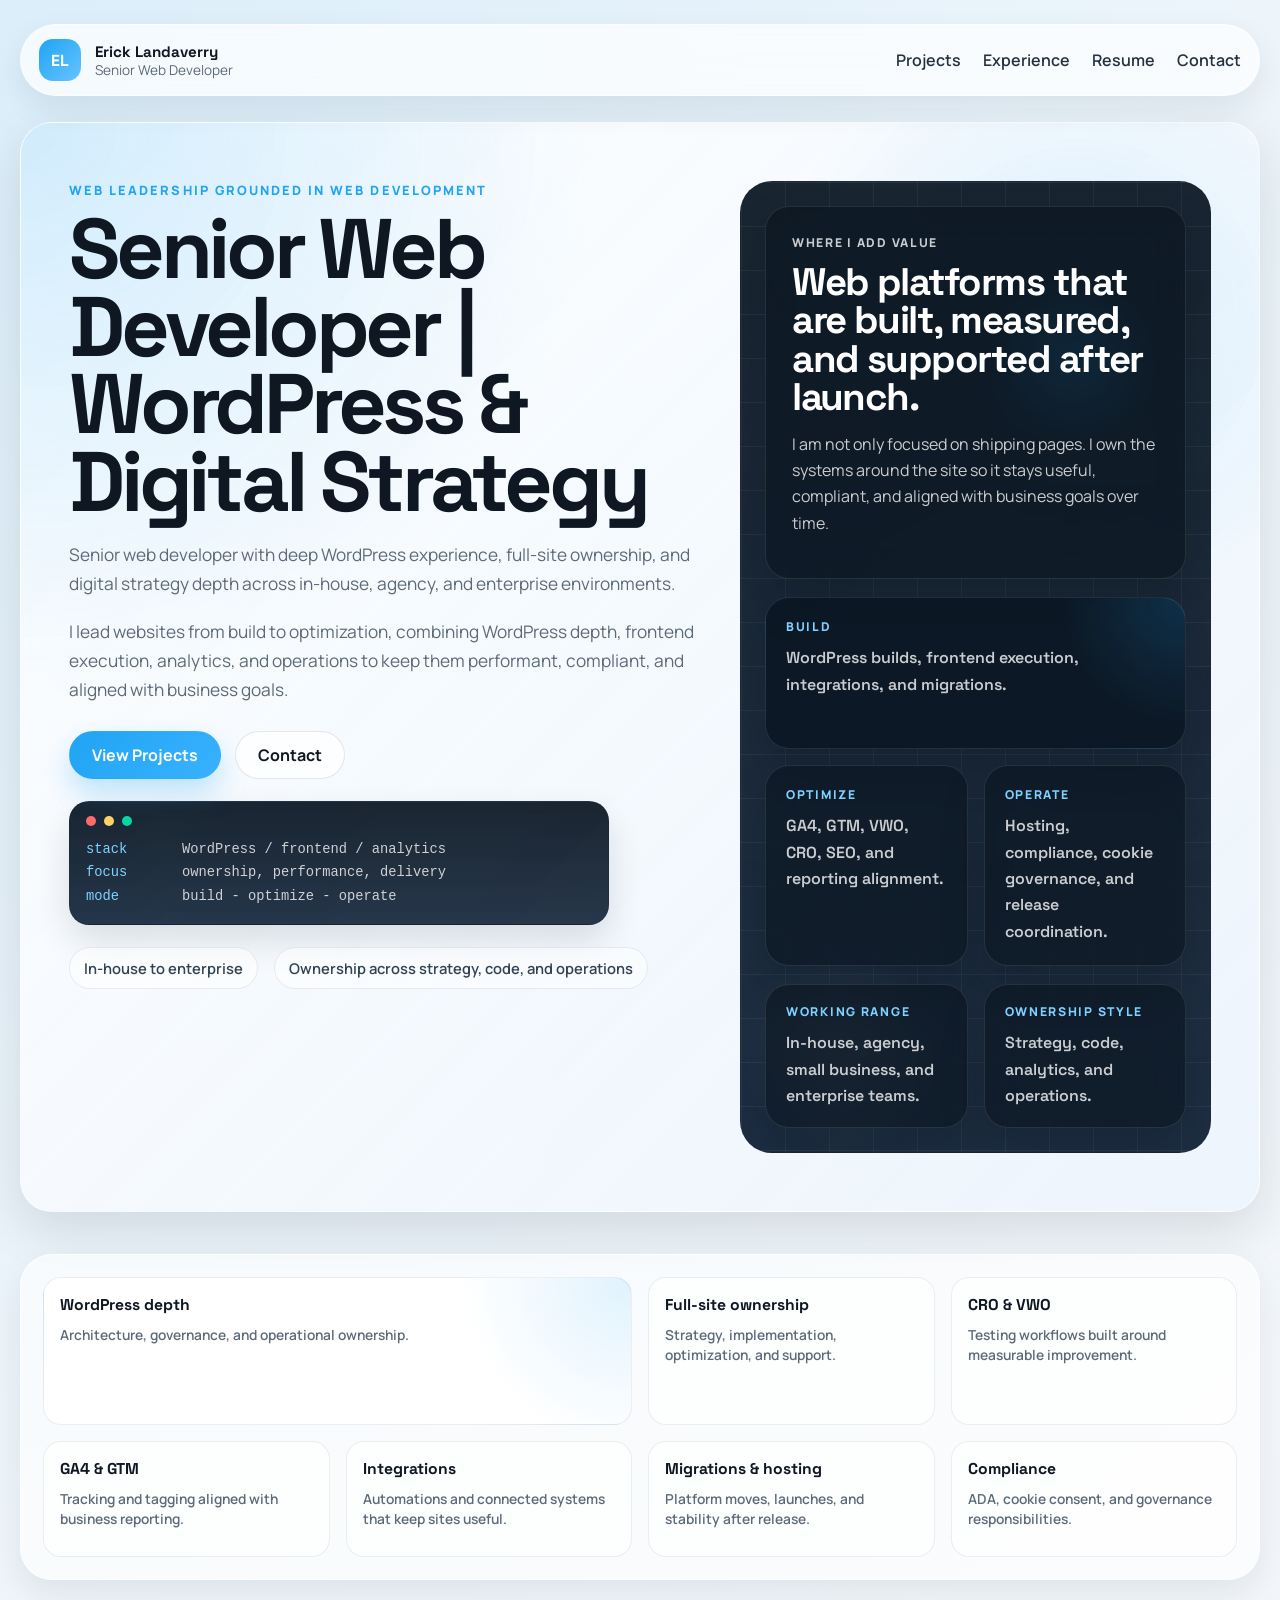
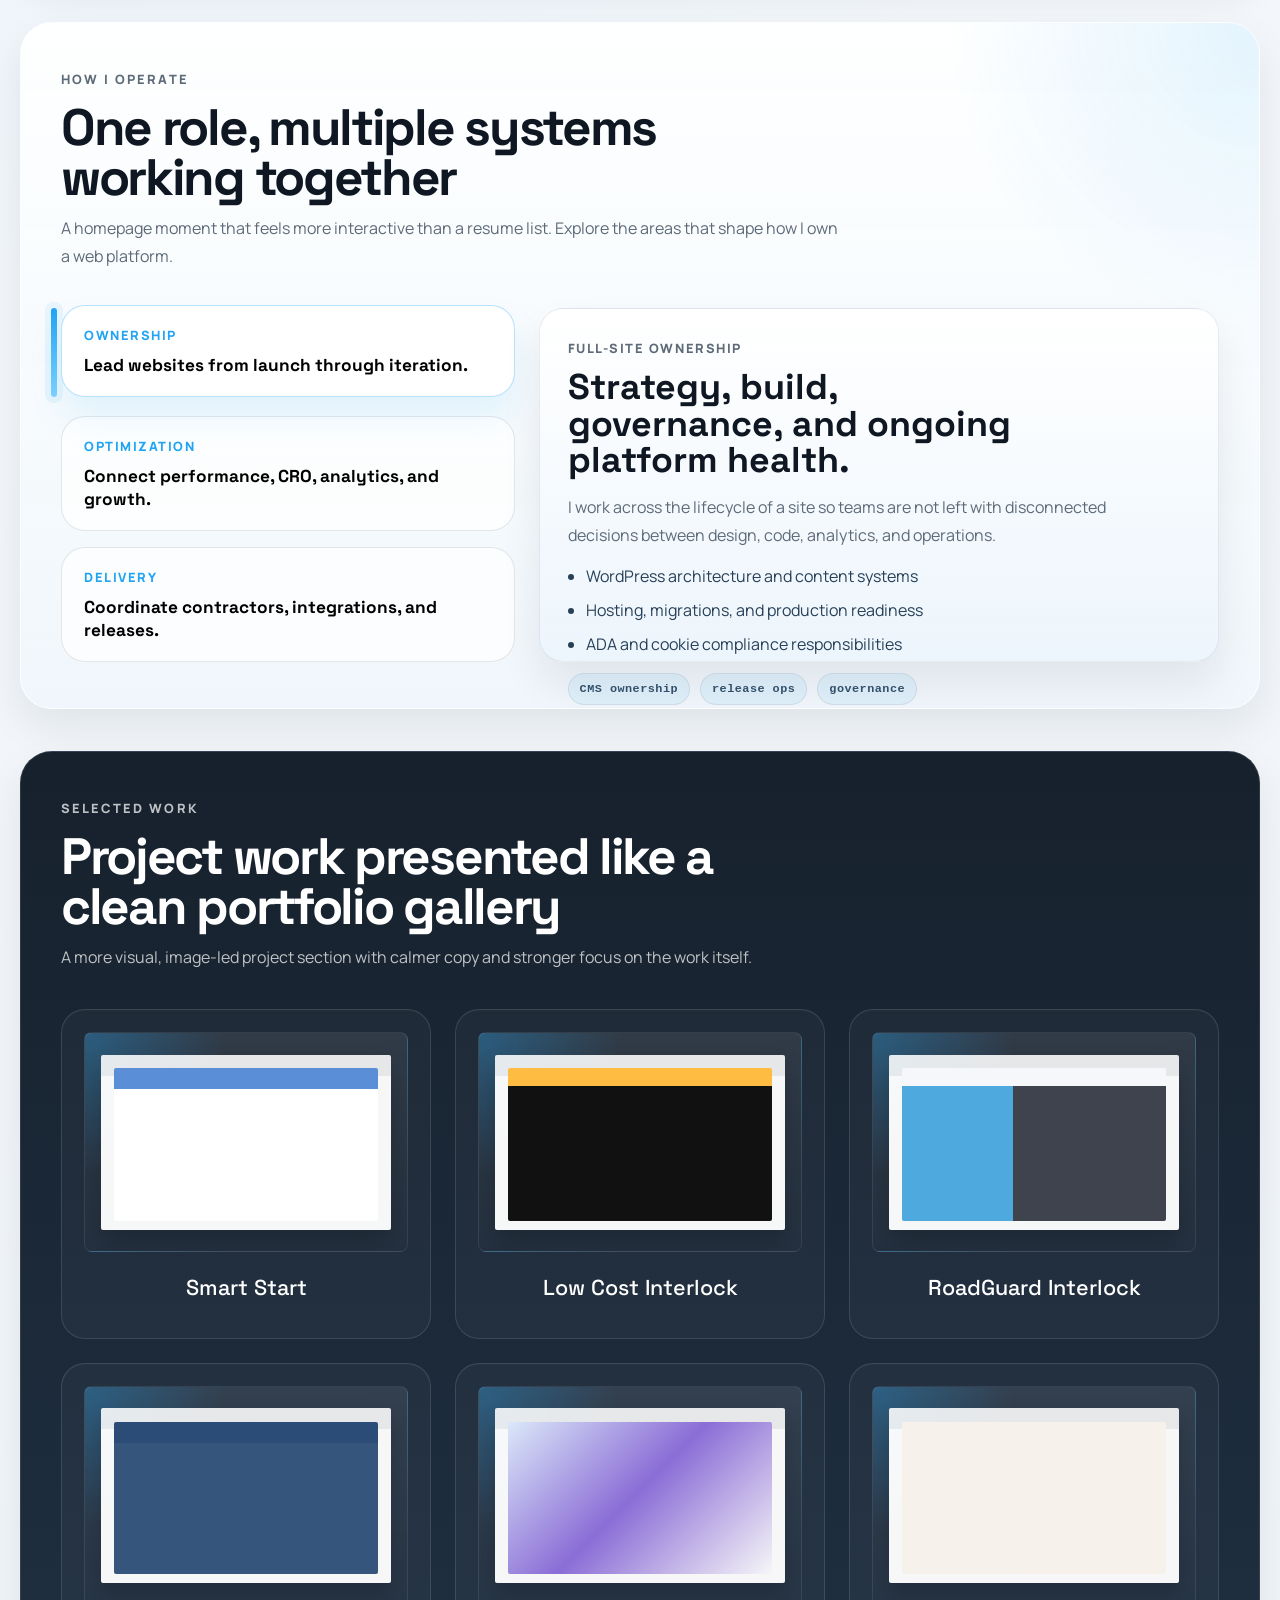
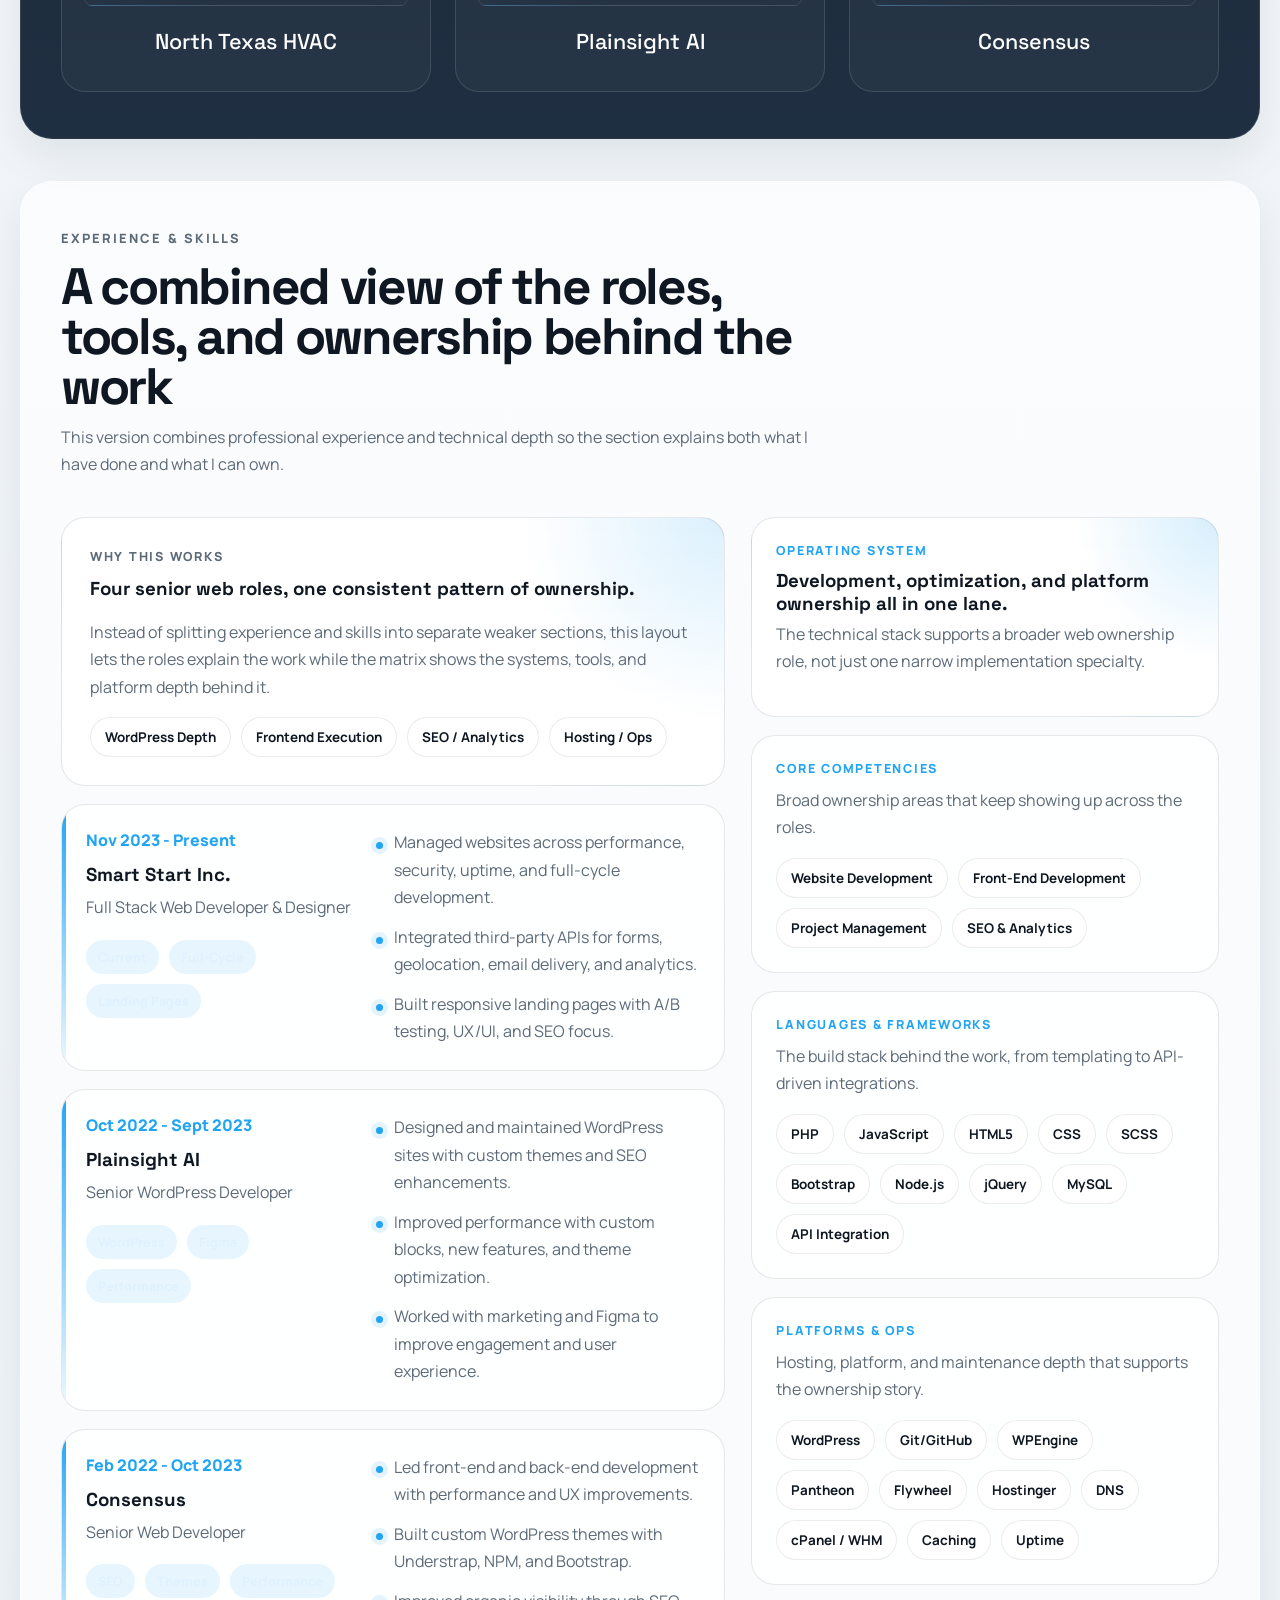
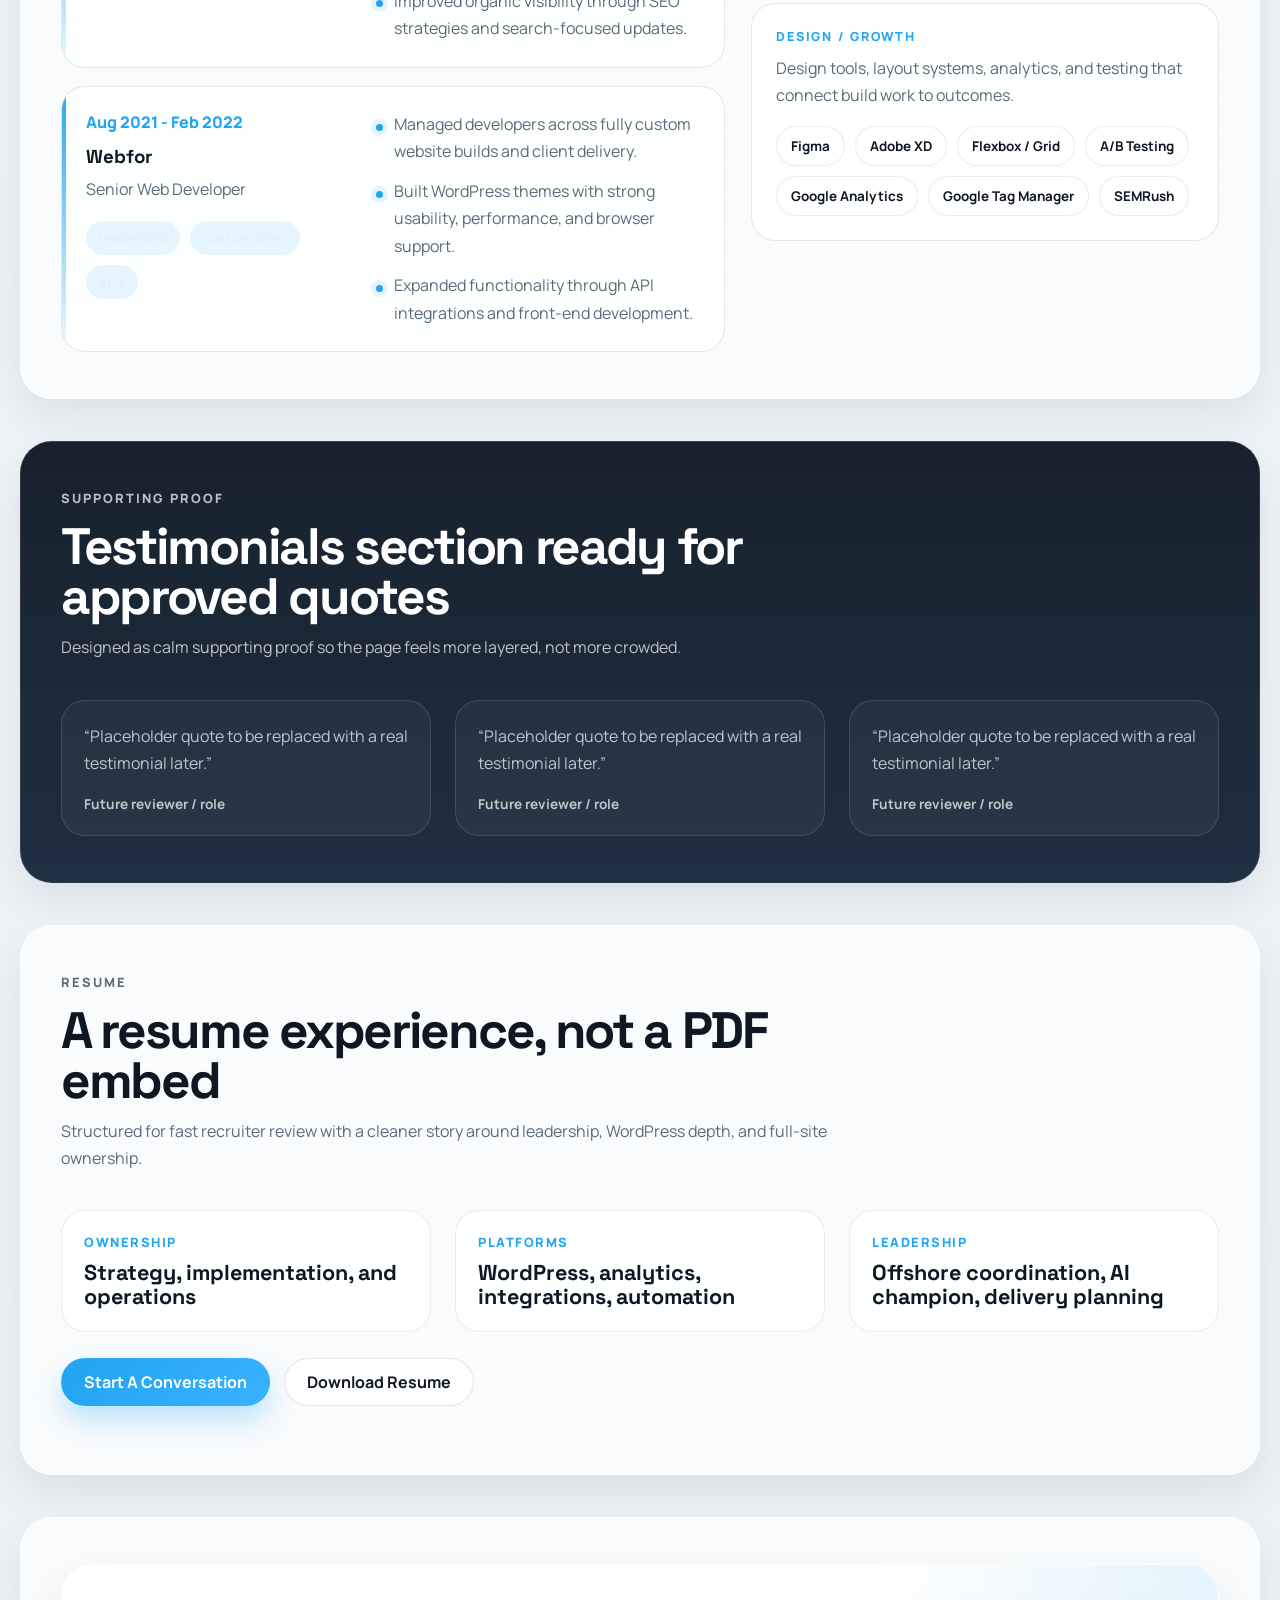
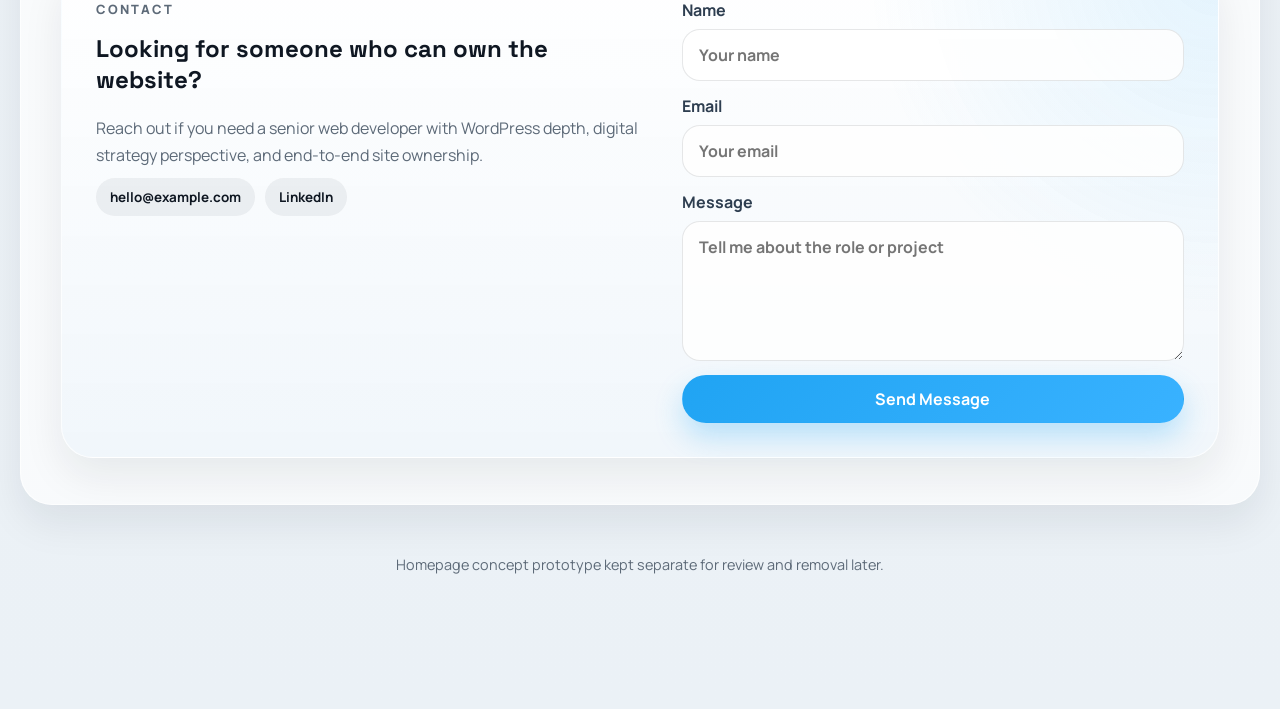
<file: prototype/homepage-concept/index.html>
<!doctype html>
<html lang="en">
  <head>
    <meta charset="utf-8" />
    <meta name="viewport" content="width=device-width, initial-scale=1" />
    <title>Homepage Concept | Erick Landaverry</title>
    <meta
      name="description"
      content="Homepage design concept for Erick Landaverry's web portfolio."
    />
    <link rel="preconnect" href="https://fonts.googleapis.com" />
    <link rel="preconnect" href="https://fonts.gstatic.com" crossorigin />
    <link
      href="https://fonts.googleapis.com/css2?family=Space+Grotesk:wght@400;500;700&family=Manrope:wght@400;500;600;700&display=swap"
      rel="stylesheet"
    />
    <link rel="stylesheet" href="./styles.css" />
  </head>
  <body>
    <div class="site-shell">
      <header class="site-header">
        <a class="brand" href="#top" aria-label="Go to top">
          <span class="brand-mark">EL</span>
          <span class="brand-copy">
            <strong>Erick Landaverry</strong>
            <span>Senior Web Developer</span>
          </span>
        </a>

        <button
          class="menu-toggle"
          type="button"
          aria-expanded="false"
          aria-controls="site-nav"
        >
          <span></span>
          <span></span>
        </button>

        <nav class="site-nav" id="site-nav" aria-label="Primary">
          <a href="#projects">Projects</a>
          <a href="#experience">Experience</a>
          <a href="#resume">Resume</a>
          <a href="#contact">Contact</a>
        </nav>
      </header>

      <main id="top">
        <section class="hero panel panel-hero reveal">
          <div class="hero-copy">
            <p class="eyebrow">Web Leadership Grounded In Web Development</p>
            <h1>Senior Web Developer | WordPress &amp; Digital Strategy</h1>
            <p class="hero-summary">
              Senior web developer with deep WordPress experience, full-site
              ownership, and digital strategy depth across in-house, agency,
              and enterprise environments.
            </p>
            <p class="hero-support">
              I lead websites from build to optimization, combining WordPress
              depth, frontend execution, analytics, and operations to keep them
              performant, compliant, and aligned with business goals.
            </p>

            <div class="hero-actions">
              <a class="button button-primary" href="#projects">View Projects</a>
              <a class="button button-secondary" href="#contact">Contact</a>
            </div>

            <div class="hero-terminal" aria-label="Technical profile snapshot">
              <div class="terminal-bar">
                <span></span>
                <span></span>
                <span></span>
              </div>
              <div class="terminal-line">
                <span class="terminal-key">stack</span>
                <span class="terminal-value">WordPress / frontend / analytics</span>
              </div>
              <div class="terminal-line">
                <span class="terminal-key">focus</span>
                <span class="terminal-value">ownership, performance, delivery</span>
              </div>
              <div class="terminal-line">
                <span class="terminal-key">mode</span>
                <span class="terminal-value">build - optimize - operate</span>
              </div>
            </div>

            <div class="hero-microproof">
              <span>In-house to enterprise</span>
              <span>Ownership across strategy, code, and operations</span>
            </div>
          </div>

          <aside class="hero-visual" aria-label="Value summary">
            <div class="visual-frame value-frame">
              <div class="value-panel value-panel-primary">
                <p class="value-kicker">Where I Add Value</p>
                <h2>Web platforms that are built, measured, and supported after launch.</h2>
                <p>
                  I am not only focused on shipping pages. I own the systems
                  around the site so it stays useful, compliant, and aligned
                  with business goals over time.
                </p>
              </div>

              <div class="value-grid">
                <article class="value-card value-card-featured">
                  <span>Build</span>
                  <strong>WordPress builds, frontend execution, integrations, and migrations.</strong>
                </article>
                <article class="value-card">
                  <span>Optimize</span>
                  <strong>GA4, GTM, VWO, CRO, SEO, and reporting alignment.</strong>
                </article>
                <article class="value-card">
                  <span>Operate</span>
                  <strong>Hosting, compliance, cookie governance, and release coordination.</strong>
                </article>
              </div>

              <div class="value-rail" aria-label="Working summary">
                <div class="value-rail-item">
                  <span>Working Range</span>
                  <strong>In-house, agency, small business, and enterprise teams.</strong>
                </div>
                <div class="value-rail-item">
                  <span>Ownership Style</span>
                  <strong>Strategy, code, analytics, and operations.</strong>
                </div>
              </div>
            </div>
          </aside>
        </section>

        <section class="proof-strip reveal">
          <article class="proof-item proof-item-featured">
            <strong>WordPress depth</strong>
            <span>Architecture, governance, and operational ownership.</span>
          </article>
          <article class="proof-item proof-item-tall">
            <strong>Full-site ownership</strong>
            <span>Strategy, implementation, optimization, and support.</span>
          </article>
          <article class="proof-item">
            <strong>CRO &amp; VWO</strong>
            <span>Testing workflows built around measurable improvement.</span>
          </article>
          <article class="proof-item">
            <strong>GA4 &amp; GTM</strong>
            <span>Tracking and tagging aligned with business reporting.</span>
          </article>
          <article class="proof-item">
            <strong>Integrations</strong>
            <span>Automations and connected systems that keep sites useful.</span>
          </article>
          <article class="proof-item">
            <strong>Migrations &amp; hosting</strong>
            <span>Platform moves, launches, and stability after release.</span>
          </article>
          <article class="proof-item">
            <strong>Compliance</strong>
            <span>ADA, cookie consent, and governance responsibilities.</span>
          </article>
        </section>

        <section class="section section-systems reveal">
          <div class="section-heading">
            <p class="eyebrow">How I Operate</p>
            <h2>One role, multiple systems working together</h2>
            <p>
              A homepage moment that feels more interactive than a resume list.
              Explore the areas that shape how I own a web platform.
            </p>
          </div>

          <div class="systems-layout">
            <div class="systems-cards" role="tablist" aria-label="Work systems">
              <span class="systems-indicator" aria-hidden="true"></span>
              <button
                class="system-card is-active"
                type="button"
                role="tab"
                aria-selected="true"
                data-panel="ownership"
              >
                <span>Ownership</span>
                <strong>Lead websites from launch through iteration.</strong>
              </button>
              <button
                class="system-card"
                type="button"
                role="tab"
                aria-selected="false"
                data-panel="optimization"
              >
                <span>Optimization</span>
                <strong>Connect performance, CRO, analytics, and growth.</strong>
              </button>
              <button
                class="system-card"
                type="button"
                role="tab"
                aria-selected="false"
                data-panel="delivery"
              >
                <span>Delivery</span>
                <strong>Coordinate contractors, integrations, and releases.</strong>
              </button>
            </div>

            <div class="systems-display">
              <article class="systems-panel is-active" data-panel="ownership">
                <p class="systems-label">Full-Site Ownership</p>
                <h3>Strategy, build, governance, and ongoing platform health.</h3>
                <p>
                  I work across the lifecycle of a site so teams are not left
                  with disconnected decisions between design, code, analytics,
                  and operations.
                </p>
                <ul>
                  <li>WordPress architecture and content systems</li>
                  <li>Hosting, migrations, and production readiness</li>
                  <li>ADA and cookie compliance responsibilities</li>
                </ul>
                <div class="systems-meta">
                  <span>CMS ownership</span>
                  <span>release ops</span>
                  <span>governance</span>
                </div>
              </article>

              <article class="systems-panel" data-panel="optimization">
                <p class="systems-label">Optimization &amp; Measurement</p>
                <h3>Performance, analytics, and experimentation as part of the build.</h3>
                <p>
                  The site should not stop at launch. I bring the operational
                  layer that keeps it measurable, improvable, and aligned with
                  business goals.
                </p>
                <ul>
                  <li>CRO and A/B testing with VWO</li>
                  <li>GA4 and GTM integration planning</li>
                  <li>Automations and reporting-support workflows</li>
                </ul>
                <div class="systems-meta">
                  <span>vwo</span>
                  <span>ga4 / gtm</span>
                  <span>reporting</span>
                </div>
              </article>

              <article class="systems-panel" data-panel="delivery">
                <p class="systems-label">Delivery Leadership</p>
                <h3>Hands-on execution with structured coordination when teams expand.</h3>
                <p>
                  I have coordinated offshore and contractor developers in active
                  delivery cycles, keeping work aligned through standups,
                  planning, and integration oversight.
                </p>
                <ul>
                  <li>Project-by-project delivery coordination</li>
                  <li>Cross-functional communication and stakeholder clarity</li>
                  <li>Practical AI adoption through ChatGPT Enterprise enablement</li>
                </ul>
                <div class="systems-meta">
                  <span>offshore sync</span>
                  <span>stakeholder flow</span>
                  <span>ai enablement</span>
                </div>
              </article>
            </div>
          </div>
        </section>

        <section class="section section-projects reveal" id="projects">
          <div class="section-heading">
            <p class="eyebrow">Selected Work</p>
            <h2>Project work presented like a clean portfolio gallery</h2>
            <p>
              A more visual, image-led project section with calmer copy and
              stronger focus on the work itself.
            </p>
          </div>

          <div class="projects-grid">
            <article class="project-card project-card-gallery project-card-premium">
              <div class="project-media media-smartstart"></div>
              <div class="project-body">
                <h3>Smart Start</h3>
              </div>
            </article>

            <article class="project-card project-card-gallery project-card-premium">
              <div class="project-media media-lowcost"></div>
              <div class="project-body">
                <h3>Low Cost Interlock</h3>
              </div>
            </article>

            <article class="project-card project-card-gallery project-card-premium">
              <div class="project-media media-roadguard"></div>
              <div class="project-body">
                <h3>RoadGuard Interlock</h3>
              </div>
            </article>

            <article class="project-card project-card-gallery project-card-premium">
              <div class="project-media media-hvac"></div>
              <div class="project-body">
                <h3>North Texas HVAC</h3>
              </div>
            </article>

            <article class="project-card project-card-gallery project-card-premium">
              <div class="project-media media-plainsight"></div>
              <div class="project-body">
                <h3>Plainsight AI</h3>
              </div>
            </article>

            <article class="project-card project-card-gallery project-card-premium">
              <div class="project-media media-consensus"></div>
              <div class="project-body">
                <h3>Consensus</h3>
              </div>
            </article>
          </div>
        </section>

        <section class="section section-experience reveal" id="experience">
          <div class="section-heading">
            <p class="eyebrow">Experience & Skills</p>
            <h2>A combined view of the roles, tools, and ownership behind the work</h2>
            <p>
              This version combines professional experience and technical depth
              so the section explains both what I have done and what I can own.
            </p>
          </div>

          <div class="ledger-layout-main">
            <div class="career-ledger-main">
              <article class="ledger-intro-main">
                <p class="experience-label">Why This Works</p>
                <h3>Four senior web roles, one consistent pattern of ownership.</h3>
                <p>
                  Instead of splitting experience and skills into separate weaker
                  sections, this layout lets the roles explain the work while the
                  matrix shows the systems, tools, and platform depth behind it.
                </p>
                <div class="experience-chips">
                  <span>WordPress Depth</span>
                  <span>Frontend Execution</span>
                  <span>SEO / Analytics</span>
                  <span>Hosting / Ops</span>
                </div>
              </article>

              <article class="role-card-main">
                <div class="role-meta-main">
                  <p class="role-date-main">Nov 2023 - Present</p>
                  <h3>Smart Start Inc.</h3>
                  <p class="role-title-main">Full Stack Web Developer & Designer</p>
                  <div class="role-tags-main">
                    <span>Current</span>
                    <span>Full-Cycle</span>
                    <span>Landing Pages</span>
                  </div>
                </div>
                <ul class="role-points-main">
                  <li>Managed websites across performance, security, uptime, and full-cycle development.</li>
                  <li>Integrated third-party APIs for forms, geolocation, email delivery, and analytics.</li>
                  <li>Built responsive landing pages with A/B testing, UX/UI, and SEO focus.</li>
                </ul>
              </article>

              <article class="role-card-main">
                <div class="role-meta-main">
                  <p class="role-date-main">Oct 2022 - Sept 2023</p>
                  <h3>Plainsight AI</h3>
                  <p class="role-title-main">Senior WordPress Developer</p>
                  <div class="role-tags-main">
                    <span>WordPress</span>
                    <span>Figma</span>
                    <span>Performance</span>
                  </div>
                </div>
                <ul class="role-points-main">
                  <li>Designed and maintained WordPress sites with custom themes and SEO enhancements.</li>
                  <li>Improved performance with custom blocks, new features, and theme optimization.</li>
                  <li>Worked with marketing and Figma to improve engagement and user experience.</li>
                </ul>
              </article>

              <article class="role-card-main">
                <div class="role-meta-main">
                  <p class="role-date-main">Feb 2022 - Oct 2023</p>
                  <h3>Consensus</h3>
                  <p class="role-title-main">Senior Web Developer</p>
                  <div class="role-tags-main">
                    <span>SEO</span>
                    <span>Themes</span>
                    <span>Performance</span>
                  </div>
                </div>
                <ul class="role-points-main">
                  <li>Led front-end and back-end development with performance and UX improvements.</li>
                  <li>Built custom WordPress themes with Understrap, NPM, and Bootstrap.</li>
                  <li>Improved organic visibility through SEO strategies and search-focused updates.</li>
                </ul>
              </article>

              <article class="role-card-main">
                <div class="role-meta-main">
                  <p class="role-date-main">Aug 2021 - Feb 2022</p>
                  <h3>Webfor</h3>
                  <p class="role-title-main">Senior Web Developer</p>
                  <div class="role-tags-main">
                    <span>Leadership</span>
                    <span>Custom Sites</span>
                    <span>APIs</span>
                  </div>
                </div>
                <ul class="role-points-main">
                  <li>Managed developers across fully custom website builds and client delivery.</li>
                  <li>Built WordPress themes with strong usability, performance, and browser support.</li>
                  <li>Expanded functionality through API integrations and front-end development.</li>
                </ul>
              </article>
            </div>

            <aside class="capability-matrix-main">
              <div class="matrix-card-main matrix-card-featured-main">
                <p class="experience-label">Operating System</p>
                <h3>Development, optimization, and platform ownership all in one lane.</h3>
                <p class="matrix-copy-main">
                  The technical stack supports a broader web ownership role, not
                  just one narrow implementation specialty.
                </p>
              </div>

              <div class="matrix-card-main">
                <p class="experience-label">Core Competencies</p>
                <p class="matrix-copy-main">
                  Broad ownership areas that keep showing up across the roles.
                </p>
                <div class="experience-chips">
                  <span>Website Development</span>
                  <span>Front-End Development</span>
                  <span>Project Management</span>
                  <span>SEO & Analytics</span>
                </div>
              </div>

              <div class="matrix-card-main">
                <p class="experience-label">Languages & Frameworks</p>
                <p class="matrix-copy-main">
                  The build stack behind the work, from templating to API-driven integrations.
                </p>
                <div class="experience-chips">
                  <span>PHP</span>
                  <span>JavaScript</span>
                  <span>HTML5</span>
                  <span>CSS</span>
                  <span>SCSS</span>
                  <span>Bootstrap</span>
                  <span>Node.js</span>
                  <span>jQuery</span>
                  <span>MySQL</span>
                  <span>API Integration</span>
                </div>
              </div>

              <div class="matrix-card-main">
                <p class="experience-label">Platforms & Ops</p>
                <p class="matrix-copy-main">
                  Hosting, platform, and maintenance depth that supports the ownership story.
                </p>
                <div class="experience-chips">
                  <span>WordPress</span>
                  <span>Git/GitHub</span>
                  <span>WPEngine</span>
                  <span>Pantheon</span>
                  <span>Flywheel</span>
                  <span>Hostinger</span>
                  <span>DNS</span>
                  <span>cPanel / WHM</span>
                  <span>Caching</span>
                  <span>Uptime</span>
                </div>
              </div>

              <div class="matrix-card-main">
                <p class="experience-label">Design / Growth</p>
                <p class="matrix-copy-main">
                  Design tools, layout systems, analytics, and testing that connect build work to outcomes.
                </p>
                <div class="experience-chips">
                  <span>Figma</span>
                  <span>Adobe XD</span>
                  <span>Flexbox / Grid</span>
                  <span>A/B Testing</span>
                  <span>Google Analytics</span>
                  <span>Google Tag Manager</span>
                  <span>SEMRush</span>
                </div>
              </div>
            </aside>
          </div>
        </section>

        <section class="section section-testimonials reveal">
          <div class="section-heading">
            <p class="eyebrow">Supporting Proof</p>
            <h2>Testimonials section ready for approved quotes</h2>
            <p>
              Designed as calm supporting proof so the page feels more layered,
              not more crowded.
            </p>
          </div>

          <div class="testimonial-grid">
            <article class="testimonial-card">
              <p>
                “Placeholder quote to be replaced with a real testimonial later.”
              </p>
              <span>Future reviewer / role</span>
            </article>
            <article class="testimonial-card">
              <p>
                “Placeholder quote to be replaced with a real testimonial later.”
              </p>
              <span>Future reviewer / role</span>
            </article>
            <article class="testimonial-card">
              <p>
                “Placeholder quote to be replaced with a real testimonial later.”
              </p>
              <span>Future reviewer / role</span>
            </article>
          </div>
        </section>

        <section class="section section-resume reveal" id="resume">
          <div class="section-heading">
            <p class="eyebrow">Resume</p>
            <h2>A resume experience, not a PDF embed</h2>
            <p>
              Structured for fast recruiter review with a cleaner story around
              leadership, WordPress depth, and full-site ownership.
            </p>
          </div>

          <div class="resume-preview">
            <div class="resume-block">
              <span>Ownership</span>
              <strong>Strategy, implementation, and operations</strong>
            </div>
            <div class="resume-block">
              <span>Platforms</span>
              <strong>WordPress, analytics, integrations, automation</strong>
            </div>
            <div class="resume-block">
              <span>Leadership</span>
              <strong>Offshore coordination, AI champion, delivery planning</strong>
            </div>
          </div>

          <div class="resume-actions">
            <a class="button button-primary" href="#contact">Start A Conversation</a>
            <a class="button button-secondary" href="#">Download Resume</a>
          </div>
        </section>

        <section class="section section-contact reveal" id="contact">
          <div class="contact-panel">
            <div class="contact-copy">
              <p class="eyebrow">Contact</p>
              <h2>Looking for someone who can own the website?</h2>
              <p>
                Reach out if you need a senior web developer with WordPress
                depth, digital strategy perspective, and end-to-end site
                ownership.
              </p>
              <ul class="contact-links">
                <li><a href="mailto:hello@example.com">hello@example.com</a></li>
                <li><a href="#">LinkedIn</a></li>
              </ul>
            </div>

            <form class="contact-form">
              <label>
                <span>Name</span>
                <input type="text" name="name" placeholder="Your name" />
              </label>
              <label>
                <span>Email</span>
                <input type="email" name="email" placeholder="Your email" />
              </label>
              <label>
                <span>Message</span>
                <textarea
                  name="message"
                  rows="5"
                  placeholder="Tell me about the role or project"
                ></textarea>
              </label>
              <button class="button button-primary" type="submit">
                Send Message
              </button>
            </form>
          </div>
        </section>
      </main>

      <footer class="site-footer">
        <p>Homepage concept prototype kept separate for review and removal later.</p>
      </footer>
    </div>

    <script src="./app.js"></script>
  </body>
</html>
</file>
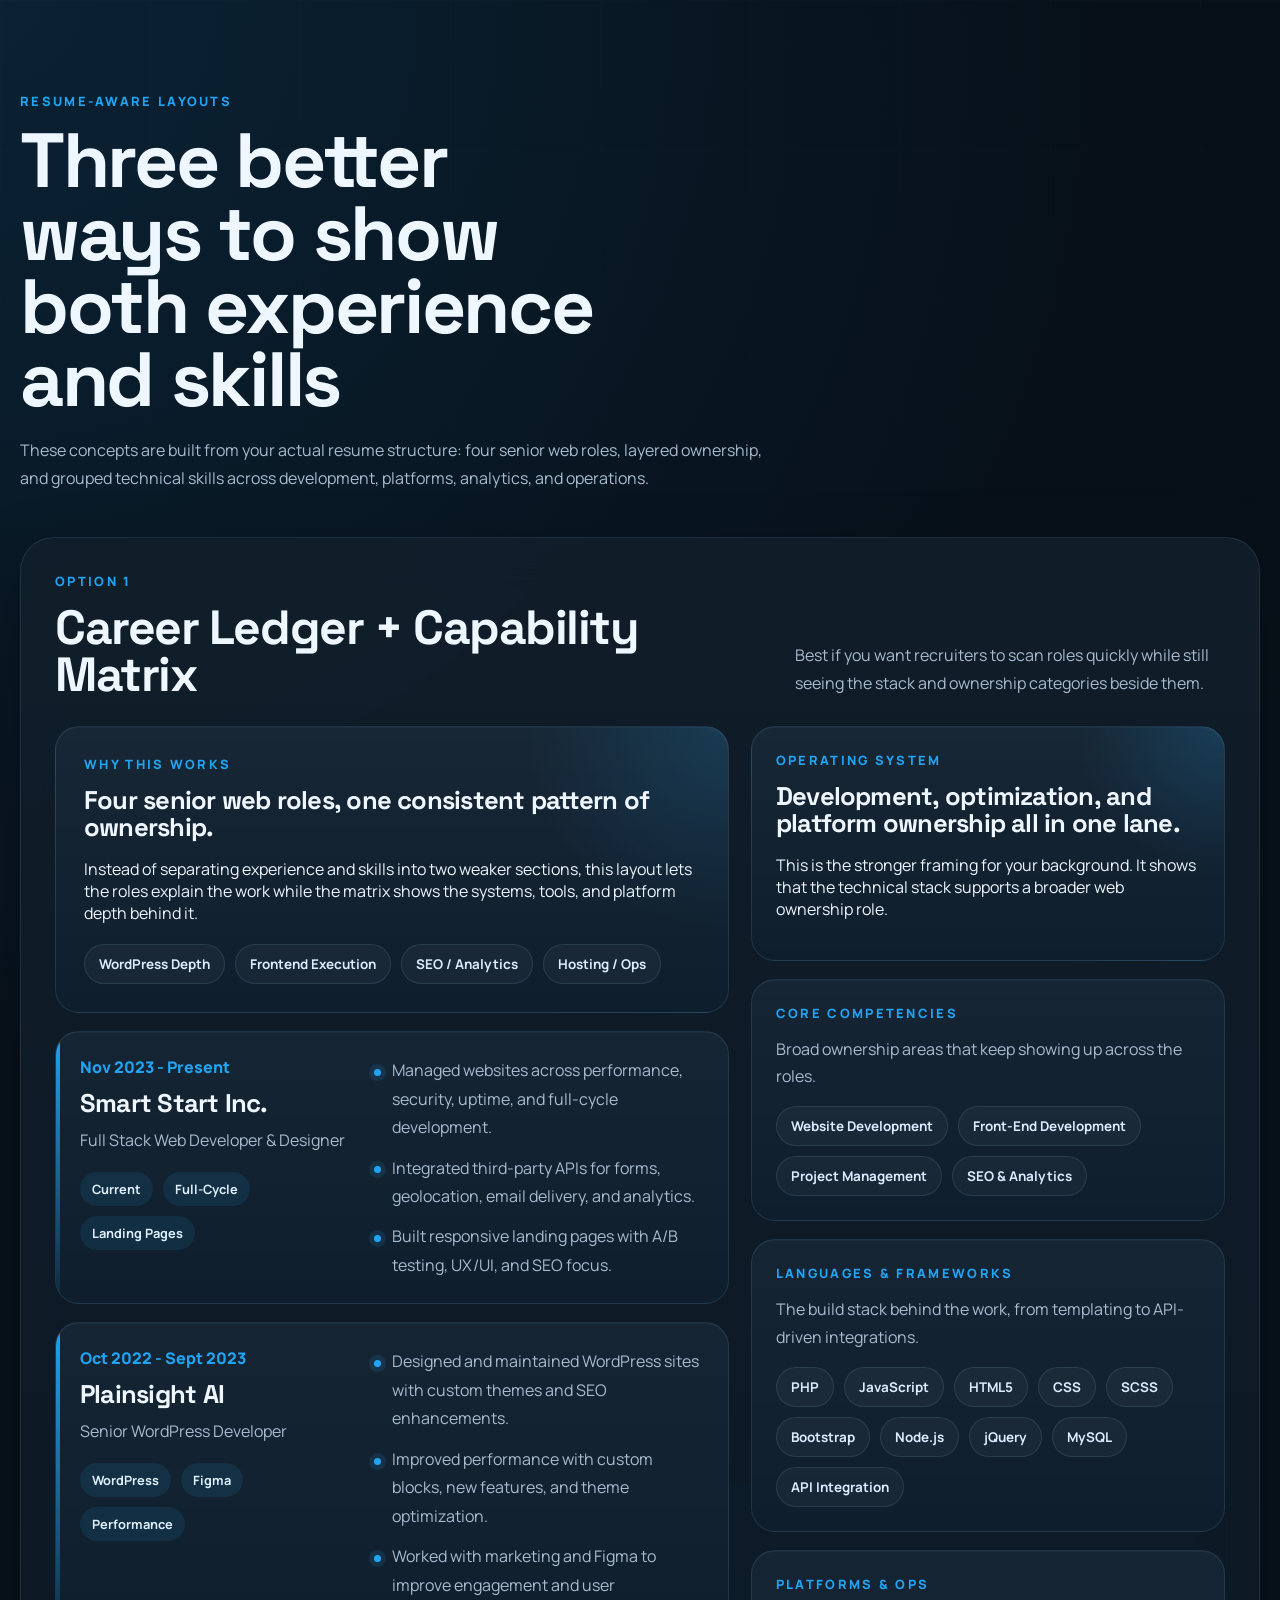
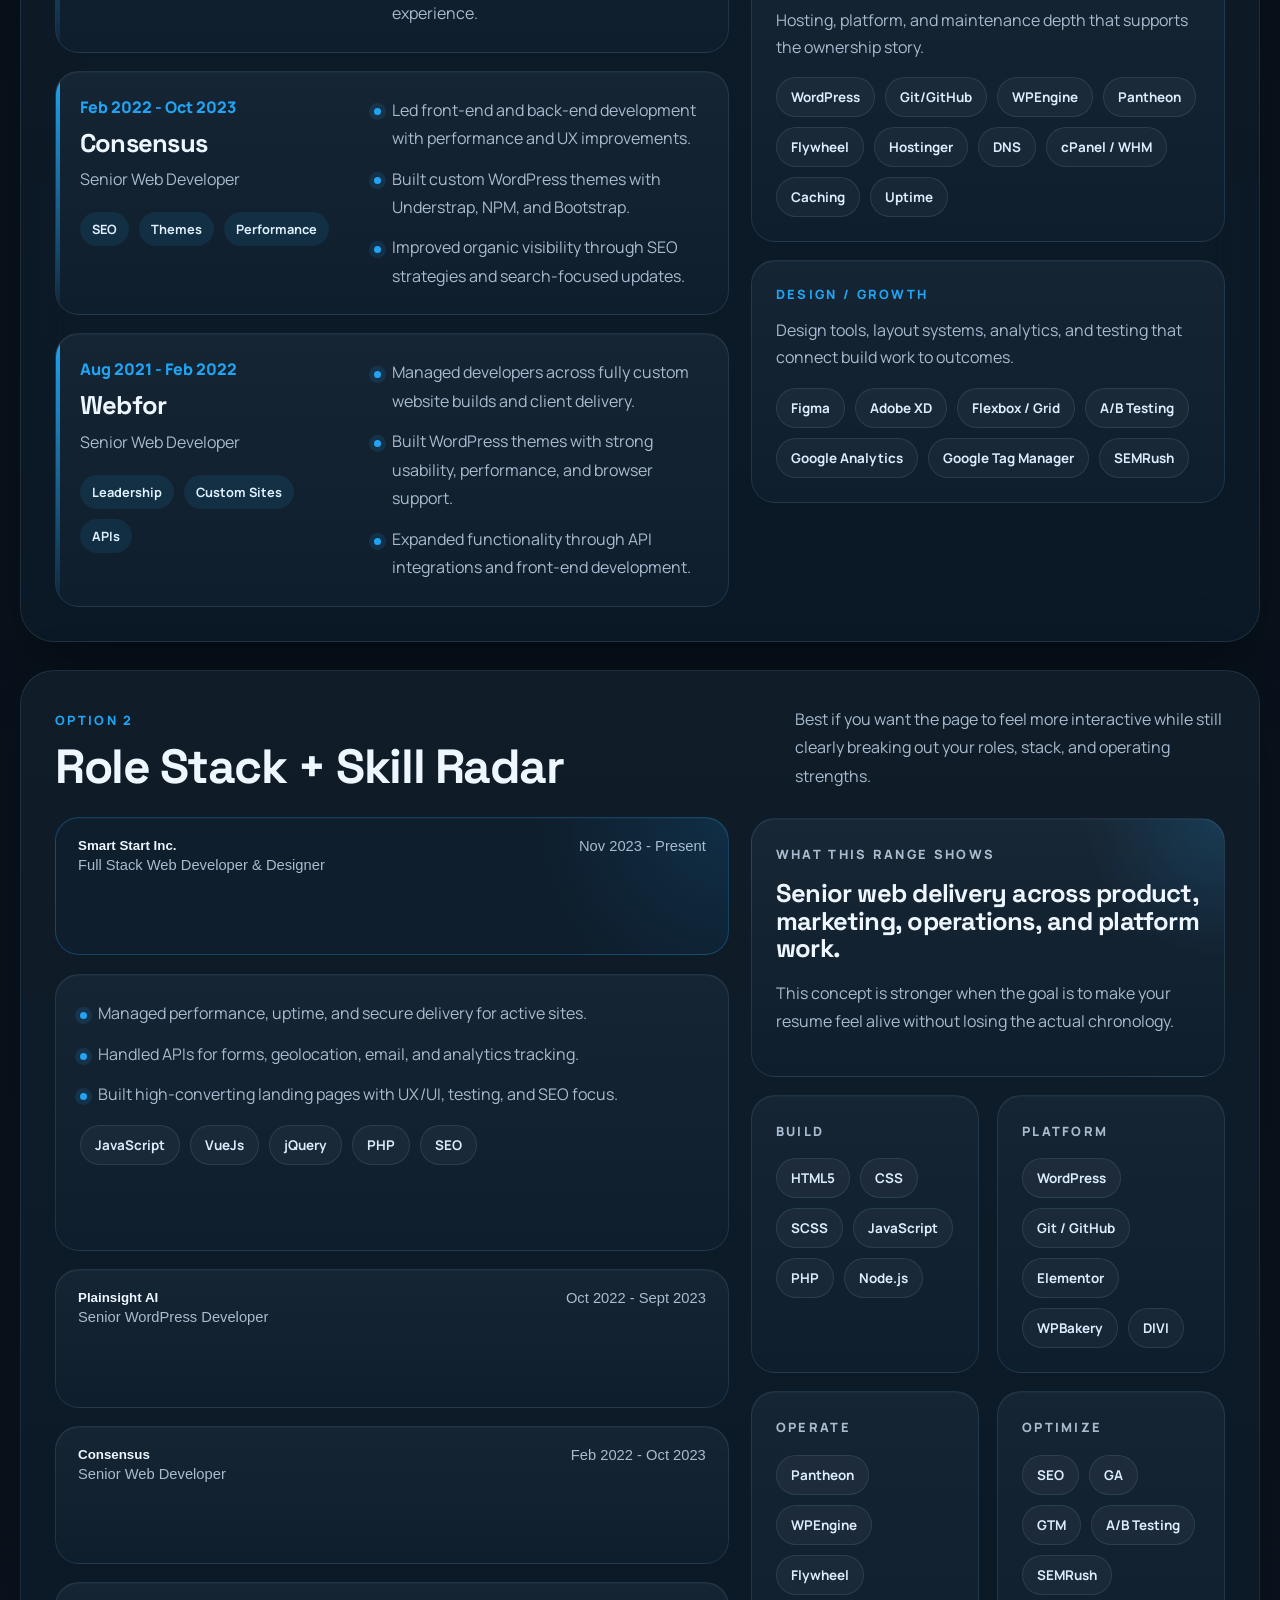
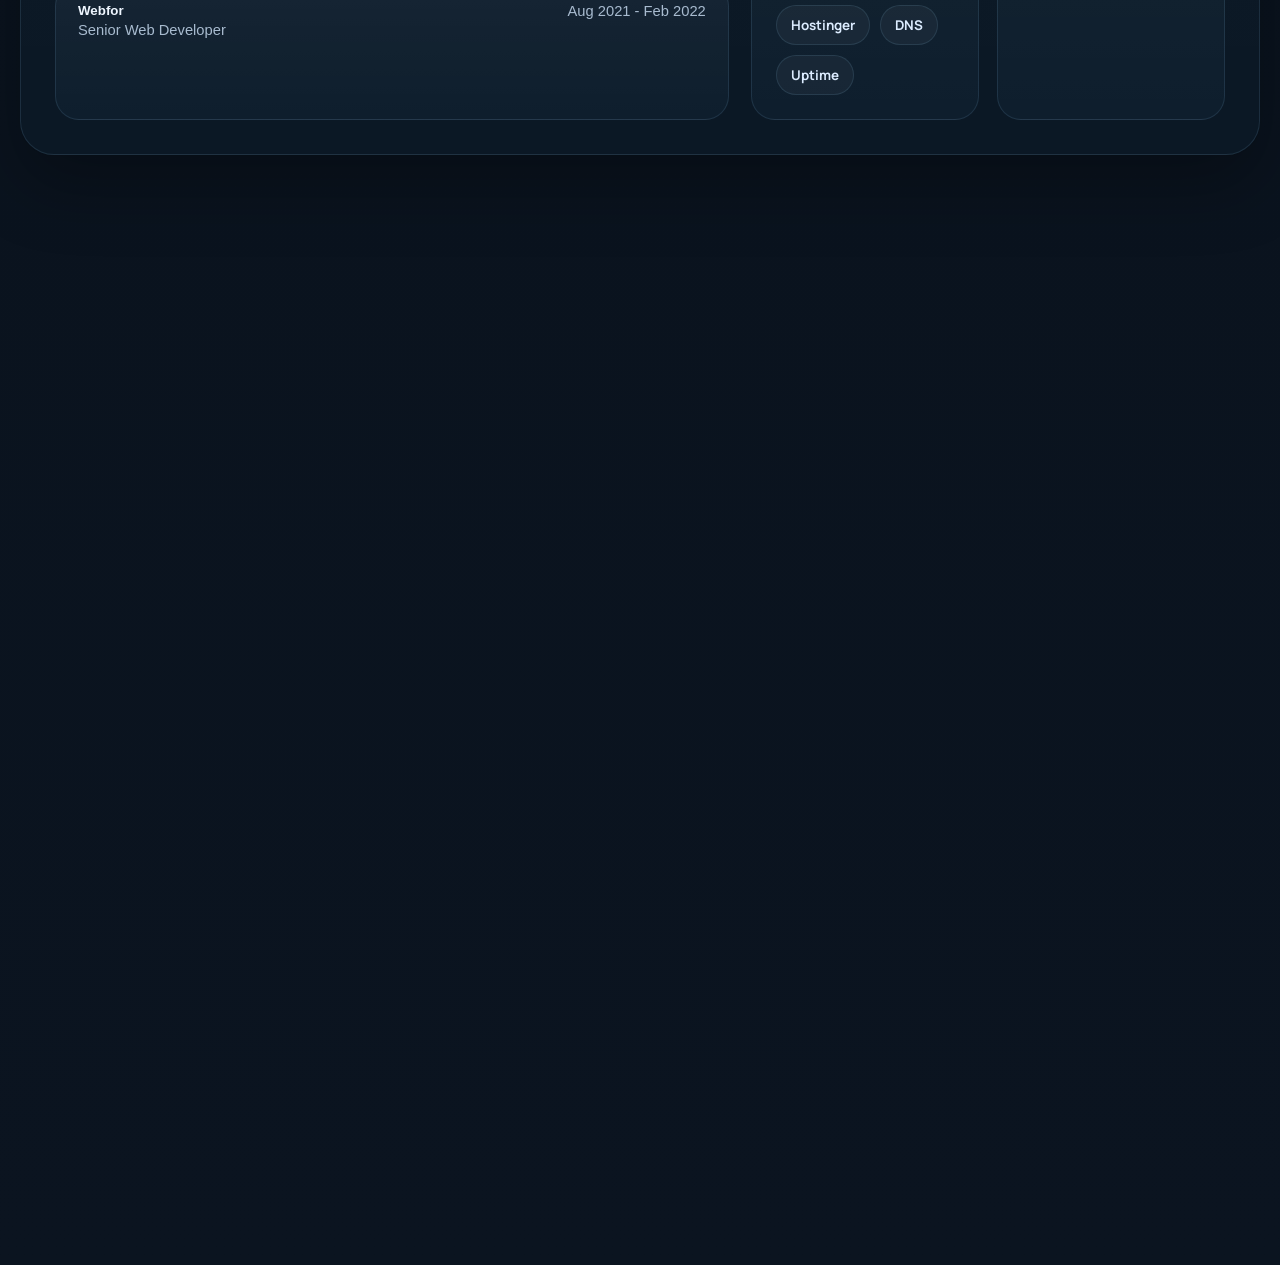
<file: prototype/resume-aware-sections/index.html>
<!DOCTYPE html>
<html lang="en">
  <head>
    <meta charset="UTF-8" />
    <meta name="viewport" content="width=device-width, initial-scale=1.0" />
    <title>Resume-Aware Section Explorations</title>
    <link rel="preconnect" href="https://fonts.googleapis.com" />
    <link rel="preconnect" href="https://fonts.gstatic.com" crossorigin />
    <link
      href="https://fonts.googleapis.com/css2?family=Space+Grotesk:wght@400;500;700&family=Manrope:wght@400;500;700&display=swap"
      rel="stylesheet"
    />
    <link rel="stylesheet" href="./styles.css" />
  </head>
  <body>
    <main class="page-shell">
      <header class="page-hero reveal">
        <p class="eyebrow">Resume-Aware Layouts</p>
        <h1>Three better ways to show both experience and skills</h1>
        <p class="hero-copy">
          These concepts are built from your actual resume structure: four senior
          web roles, layered ownership, and grouped technical skills across
          development, platforms, analytics, and operations.
        </p>
      </header>

      <section class="concept reveal" id="ledger-layout">
        <div class="concept-heading">
          <div>
            <p class="concept-label">Option 1</p>
            <h2>Career Ledger + Capability Matrix</h2>
          </div>
          <p class="concept-summary">
            Best if you want recruiters to scan roles quickly while still seeing
            the stack and ownership categories beside them.
          </p>
        </div>

        <div class="ledger-layout">
          <div class="career-ledger">
            <article class="ledger-intro">
              <p class="mini-label">Why This Works</p>
              <h3>Four senior web roles, one consistent pattern of ownership.</h3>
              <p>
                Instead of separating experience and skills into two weaker sections,
                this layout lets the roles explain the work while the matrix shows the
                systems, tools, and platform depth behind it.
              </p>
              <div class="chip-cluster chip-cluster-soft">
                <span>WordPress Depth</span>
                <span>Frontend Execution</span>
                <span>SEO / Analytics</span>
                <span>Hosting / Ops</span>
              </div>
            </article>

            <article class="role-card">
              <div class="role-meta">
                <p class="role-date">Nov 2023 - Present</p>
                <h3>Smart Start Inc.</h3>
                <p class="role-title">Full Stack Web Developer & Designer</p>
                <div class="role-tags">
                  <span>Current</span>
                  <span>Full-Cycle</span>
                  <span>Landing Pages</span>
                </div>
              </div>
              <ul class="role-points">
                <li>Managed websites across performance, security, uptime, and full-cycle development.</li>
                <li>Integrated third-party APIs for forms, geolocation, email delivery, and analytics.</li>
                <li>Built responsive landing pages with A/B testing, UX/UI, and SEO focus.</li>
              </ul>
            </article>

            <article class="role-card">
              <div class="role-meta">
                <p class="role-date">Oct 2022 - Sept 2023</p>
                <h3>Plainsight AI</h3>
                <p class="role-title">Senior WordPress Developer</p>
                <div class="role-tags">
                  <span>WordPress</span>
                  <span>Figma</span>
                  <span>Performance</span>
                </div>
              </div>
              <ul class="role-points">
                <li>Designed and maintained WordPress sites with custom themes and SEO enhancements.</li>
                <li>Improved performance with custom blocks, new features, and theme optimization.</li>
                <li>Worked with marketing and Figma to improve engagement and user experience.</li>
              </ul>
            </article>

            <article class="role-card">
              <div class="role-meta">
                <p class="role-date">Feb 2022 - Oct 2023</p>
                <h3>Consensus</h3>
                <p class="role-title">Senior Web Developer</p>
                <div class="role-tags">
                  <span>SEO</span>
                  <span>Themes</span>
                  <span>Performance</span>
                </div>
              </div>
              <ul class="role-points">
                <li>Led front-end and back-end development with performance and UX improvements.</li>
                <li>Built custom WordPress themes with Understrap, NPM, and Bootstrap.</li>
                <li>Improved organic visibility through SEO strategies and search-focused updates.</li>
              </ul>
            </article>

            <article class="role-card">
              <div class="role-meta">
                <p class="role-date">Aug 2021 - Feb 2022</p>
                <h3>Webfor</h3>
                <p class="role-title">Senior Web Developer</p>
                <div class="role-tags">
                  <span>Leadership</span>
                  <span>Custom Sites</span>
                  <span>APIs</span>
                </div>
              </div>
              <ul class="role-points">
                <li>Managed developers across fully custom website builds and client delivery.</li>
                <li>Built WordPress themes with strong usability, performance, and browser support.</li>
                <li>Expanded functionality through API integrations and front-end development.</li>
              </ul>
            </article>
          </div>

          <aside class="capability-matrix">
            <div class="matrix-card matrix-card-featured">
              <p class="mini-label">Operating System</p>
              <h3>Development, optimization, and platform ownership all in one lane.</h3>
              <p>
                This is the stronger framing for your background. It shows that
                the technical stack supports a broader web ownership role.
              </p>
            </div>

            <div class="matrix-card">
              <p class="mini-label">Core Competencies</p>
              <p class="matrix-copy">
                Broad ownership areas that keep showing up across the roles.
              </p>
              <div class="chip-cluster">
                <span>Website Development</span>
                <span>Front-End Development</span>
                <span>Project Management</span>
                <span>SEO & Analytics</span>
              </div>
            </div>

            <div class="matrix-card">
              <p class="mini-label">Languages & Frameworks</p>
              <p class="matrix-copy">
                The build stack behind the work, from templating to API-driven integrations.
              </p>
              <div class="chip-cluster">
                <span>PHP</span>
                <span>JavaScript</span>
                <span>HTML5</span>
                <span>CSS</span>
                <span>SCSS</span>
                <span>Bootstrap</span>
                <span>Node.js</span>
                <span>jQuery</span>
                <span>MySQL</span>
                <span>API Integration</span>
              </div>
            </div>

            <div class="matrix-card">
              <p class="mini-label">Platforms & Ops</p>
              <p class="matrix-copy">
                Hosting, platform, and maintenance depth that supports the ownership story.
              </p>
              <div class="chip-cluster">
                <span>WordPress</span>
                <span>Git/GitHub</span>
                <span>WPEngine</span>
                <span>Pantheon</span>
                <span>Flywheel</span>
                <span>Hostinger</span>
                <span>DNS</span>
                <span>cPanel / WHM</span>
                <span>Caching</span>
                <span>Uptime</span>
              </div>
            </div>

            <div class="matrix-card">
              <p class="mini-label">Design / Growth</p>
              <p class="matrix-copy">
                Design tools, layout systems, analytics, and testing that connect build work to outcomes.
              </p>
              <div class="chip-cluster">
                <span>Figma</span>
                <span>Adobe XD</span>
                <span>Flexbox / Grid</span>
                <span>A/B Testing</span>
                <span>Google Analytics</span>
                <span>Google Tag Manager</span>
                <span>SEMRush</span>
              </div>
            </div>
          </aside>
        </div>
      </section>

      <section class="concept reveal" id="accordion-layout">
        <div class="concept-heading">
          <div>
            <p class="concept-label">Option 2</p>
            <h2>Role Stack + Skill Radar</h2>
          </div>
          <p class="concept-summary">
            Best if you want the page to feel more interactive while still
            clearly breaking out your roles, stack, and operating strengths.
          </p>
        </div>

        <div class="accordion-layout">
          <div class="role-stack">
            <button class="role-toggle is-active" type="button" data-role="smartstart">
              <span>
                <strong>Smart Start Inc.</strong>
                <small>Full Stack Web Developer & Designer</small>
              </span>
              <em>Nov 2023 - Present</em>
            </button>
            <div class="role-panel is-active" data-role-panel="smartstart">
              <ul class="role-points">
                <li>Managed performance, uptime, and secure delivery for active sites.</li>
                <li>Handled APIs for forms, geolocation, email, and analytics tracking.</li>
                <li>Built high-converting landing pages with UX/UI, testing, and SEO focus.</li>
              </ul>
              <div class="panel-tags">
                <span>JavaScript</span>
                <span>VueJs</span>
                <span>jQuery</span>
                <span>PHP</span>
                <span>SEO</span>
              </div>
            </div>

            <button class="role-toggle" type="button" data-role="plainsight">
              <span>
                <strong>Plainsight AI</strong>
                <small>Senior WordPress Developer</small>
              </span>
              <em>Oct 2022 - Sept 2023</em>
            </button>
            <div class="role-panel" data-role-panel="plainsight">
              <ul class="role-points">
                <li>Built and maintained WordPress sites with custom themes and SEO enhancements.</li>
                <li>Improved engagement with custom blocks, features, and theme optimization.</li>
                <li>Collaborated with marketing in Figma to design and launch a new site.</li>
              </ul>
              <div class="panel-tags">
                <span>WordPress</span>
                <span>Custom Themes</span>
                <span>Figma</span>
                <span>Pantheon</span>
                <span>WPEngine</span>
              </div>
            </div>

            <button class="role-toggle" type="button" data-role="consensus">
              <span>
                <strong>Consensus</strong>
                <small>Senior Web Developer</small>
              </span>
              <em>Feb 2022 - Oct 2023</em>
            </button>
            <div class="role-panel" data-role-panel="consensus">
              <ul class="role-points">
                <li>Led front-end and back-end work with performance and UX improvement goals.</li>
                <li>Built custom themes using Understrap, NPM, and Bootstrap.</li>
                <li>Drove organic growth through SEO strategy and site improvements.</li>
              </ul>
              <div class="panel-tags">
                <span>Understrap</span>
                <span>NPM</span>
                <span>Bootstrap</span>
                <span>SEO</span>
                <span>Performance</span>
              </div>
            </div>

            <button class="role-toggle" type="button" data-role="webfor">
              <span>
                <strong>Webfor</strong>
                <small>Senior Web Developer</small>
              </span>
              <em>Aug 2021 - Feb 2022</em>
            </button>
            <div class="role-panel" data-role-panel="webfor">
              <ul class="role-points">
                <li>Managed developers on fully custom websites and client delivery.</li>
                <li>Built WordPress themes with a focus on usability and performance.</li>
                <li>Extended functionality with API integrations and front-end work.</li>
              </ul>
              <div class="panel-tags">
                <span>Leadership</span>
                <span>WordPress</span>
                <span>APIs</span>
                <span>Client Delivery</span>
                <span>Usability</span>
              </div>
            </div>
          </div>

          <aside class="skill-radar">
            <div class="radar-card radar-card-large">
              <p class="mini-label">What This Range Shows</p>
              <h3>Senior web delivery across product, marketing, operations, and platform work.</h3>
              <p>
                This concept is stronger when the goal is to make your resume feel
                alive without losing the actual chronology.
              </p>
            </div>

            <div class="radar-card">
              <p class="mini-label">Build</p>
              <div class="chip-cluster">
                <span>HTML5</span>
                <span>CSS</span>
                <span>SCSS</span>
                <span>JavaScript</span>
                <span>PHP</span>
                <span>Node.js</span>
              </div>
            </div>

            <div class="radar-card">
              <p class="mini-label">Platform</p>
              <div class="chip-cluster">
                <span>WordPress</span>
                <span>Git / GitHub</span>
                <span>Elementor</span>
                <span>WPBakery</span>
                <span>DIVI</span>
              </div>
            </div>

            <div class="radar-card">
              <p class="mini-label">Operate</p>
              <div class="chip-cluster">
                <span>Pantheon</span>
                <span>WPEngine</span>
                <span>Flywheel</span>
                <span>Hostinger</span>
                <span>DNS</span>
                <span>Uptime</span>
              </div>
            </div>

            <div class="radar-card">
              <p class="mini-label">Optimize</p>
              <div class="chip-cluster">
                <span>SEO</span>
                <span>GA</span>
                <span>GTM</span>
                <span>A/B Testing</span>
                <span>SEMRush</span>
              </div>
            </div>
          </aside>
        </div>
      </section>

      <section class="concept reveal" id="systems-layout">
        <div class="concept-heading">
          <div>
            <p class="concept-label">Option 3</p>
            <h2>Experience Bands + Systems Board</h2>
          </div>
          <p class="concept-summary">
            Best if you want a more product-like, modern layout that groups your
            roles into a broader operating system instead of a traditional resume stack.
          </p>
        </div>

        <div class="systems-layout">
          <div class="experience-bands">
            <article class="band-card">
              <p class="band-kicker">Current</p>
              <div>
                <h3>Smart Start Inc.</h3>
                <p class="band-role">Full Stack Web Developer & Designer</p>
              </div>
              <p class="band-copy">
                Full-cycle development, API integrations, landing pages, performance, uptime,
                and practical site operations.
              </p>
            </article>

            <article class="band-card">
              <p class="band-kicker">WordPress</p>
              <div>
                <h3>Plainsight AI</h3>
                <p class="band-role">Senior WordPress Developer</p>
              </div>
              <p class="band-copy">
                Custom themes, SEO enhancements, performance gains, feature development,
                and marketing collaboration.
              </p>
            </article>

            <article class="band-card">
              <p class="band-kicker">Performance</p>
              <div>
                <h3>Consensus</h3>
                <p class="band-role">Senior Web Developer</p>
              </div>
              <p class="band-copy">
                Front-end and back-end development, theme architecture, SEO work,
                and performance improvements.
              </p>
            </article>

            <article class="band-card">
              <p class="band-kicker">Leadership</p>
              <div>
                <h3>Webfor</h3>
                <p class="band-role">Senior Web Developer</p>
              </div>
              <p class="band-copy">
                Team leadership, fully custom websites, API integrations, and
                cross-browser front-end quality.
              </p>
            </article>
          </div>

          <div class="systems-board">
            <article class="systems-card systems-card-large">
              <p class="mini-label">How The Work Groups Together</p>
              <h3>Experience is stronger when it is organized by operating system, not by raw bullet count.</h3>
              <p>
                This option treats your experience history and skill stack as one
                coordinated system.
              </p>
            </article>

            <article class="systems-card">
              <p class="mini-label">Build</p>
              <ul class="mini-list">
                <li>WordPress themes</li>
                <li>HTML, CSS, SCSS</li>
                <li>JavaScript, PHP</li>
                <li>Bootstrap, jQuery</li>
              </ul>
            </article>

            <article class="systems-card">
              <p class="mini-label">Design</p>
              <ul class="mini-list">
                <li>Figma</li>
                <li>Adobe XD</li>
                <li>UX/UI focus</li>
                <li>Flexbox / Grid</li>
              </ul>
            </article>

            <article class="systems-card">
              <p class="mini-label">Operate</p>
              <ul class="mini-list">
                <li>DNS</li>
                <li>cPanel / WHM</li>
                <li>Pantheon / WPEngine</li>
                <li>Hostinger / Flywheel</li>
              </ul>
            </article>

            <article class="systems-card">
              <p class="mini-label">Grow</p>
              <ul class="mini-list">
                <li>SEO</li>
                <li>Google Analytics</li>
                <li>Google Tag Manager</li>
                <li>A/B Testing</li>
              </ul>
            </article>
          </div>
        </div>
      </section>
    </main>

    <script src="./app.js"></script>
  </body>
</html>
</file>
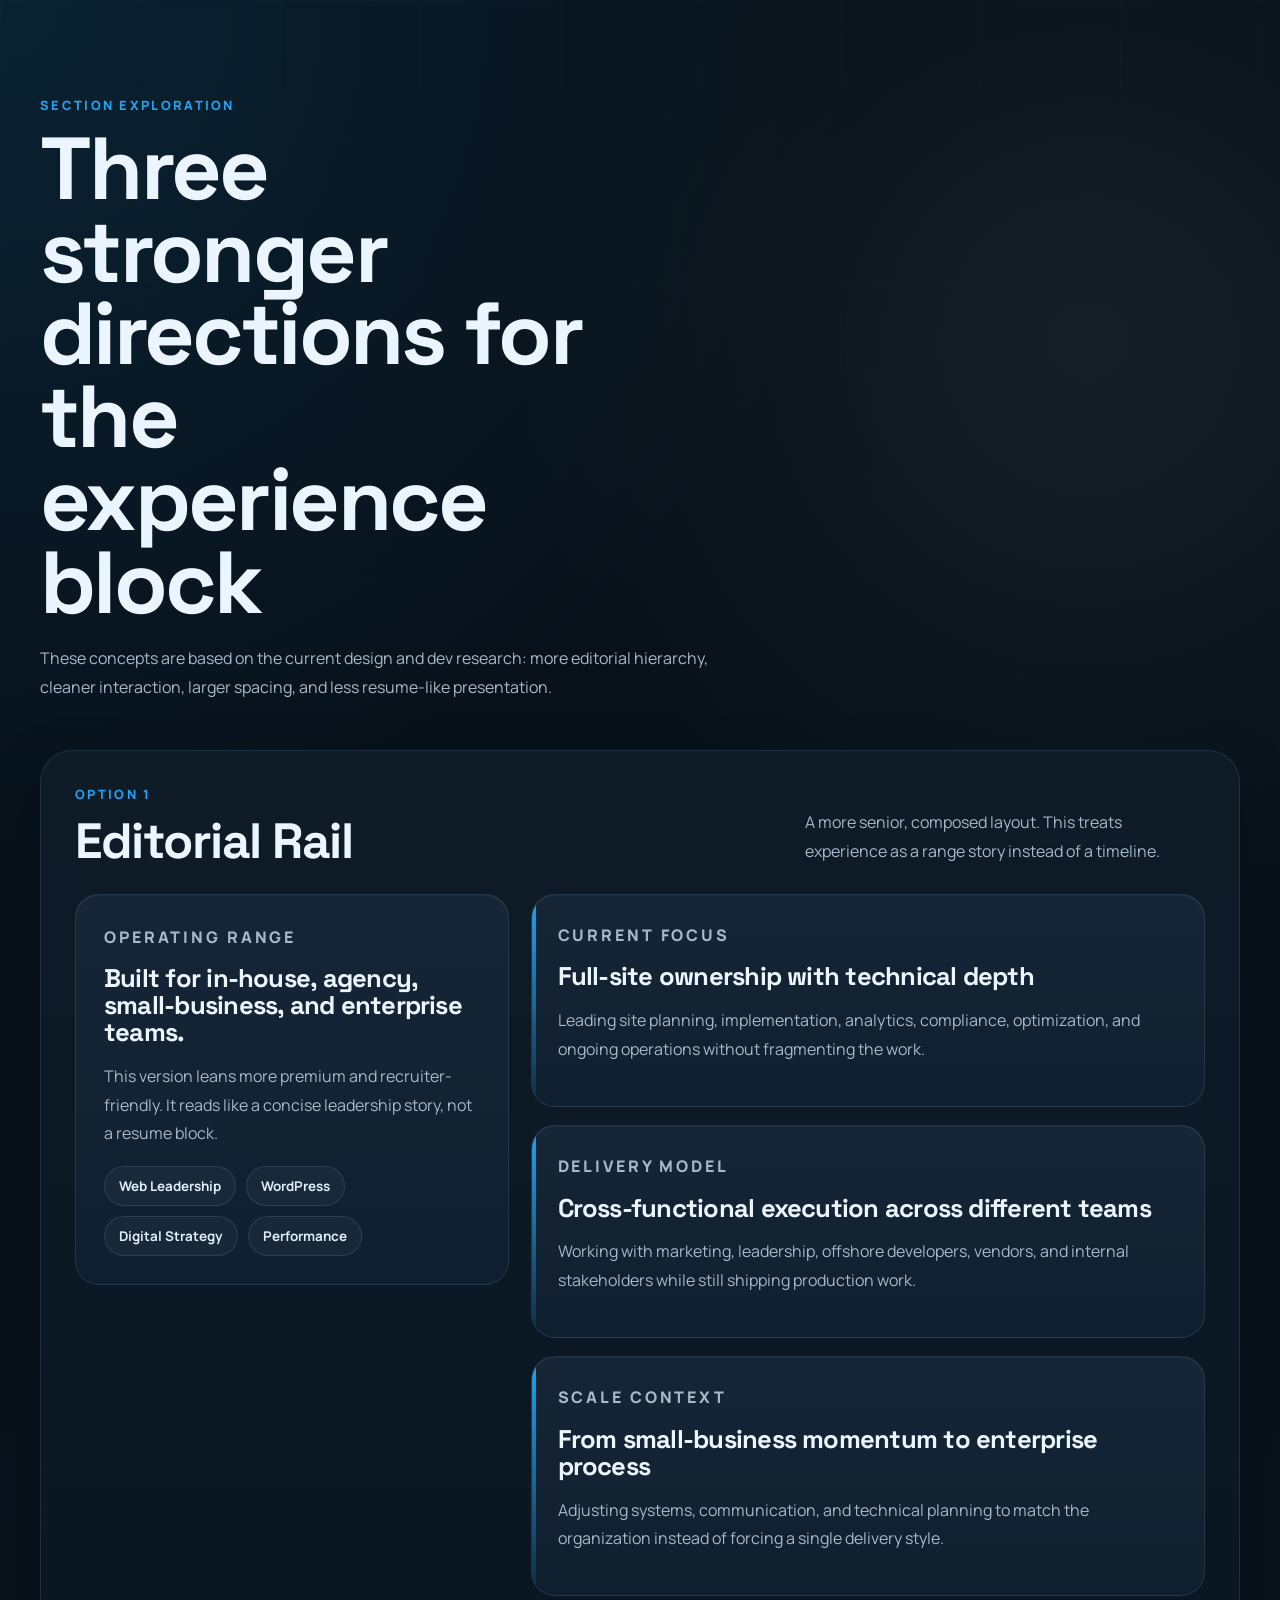
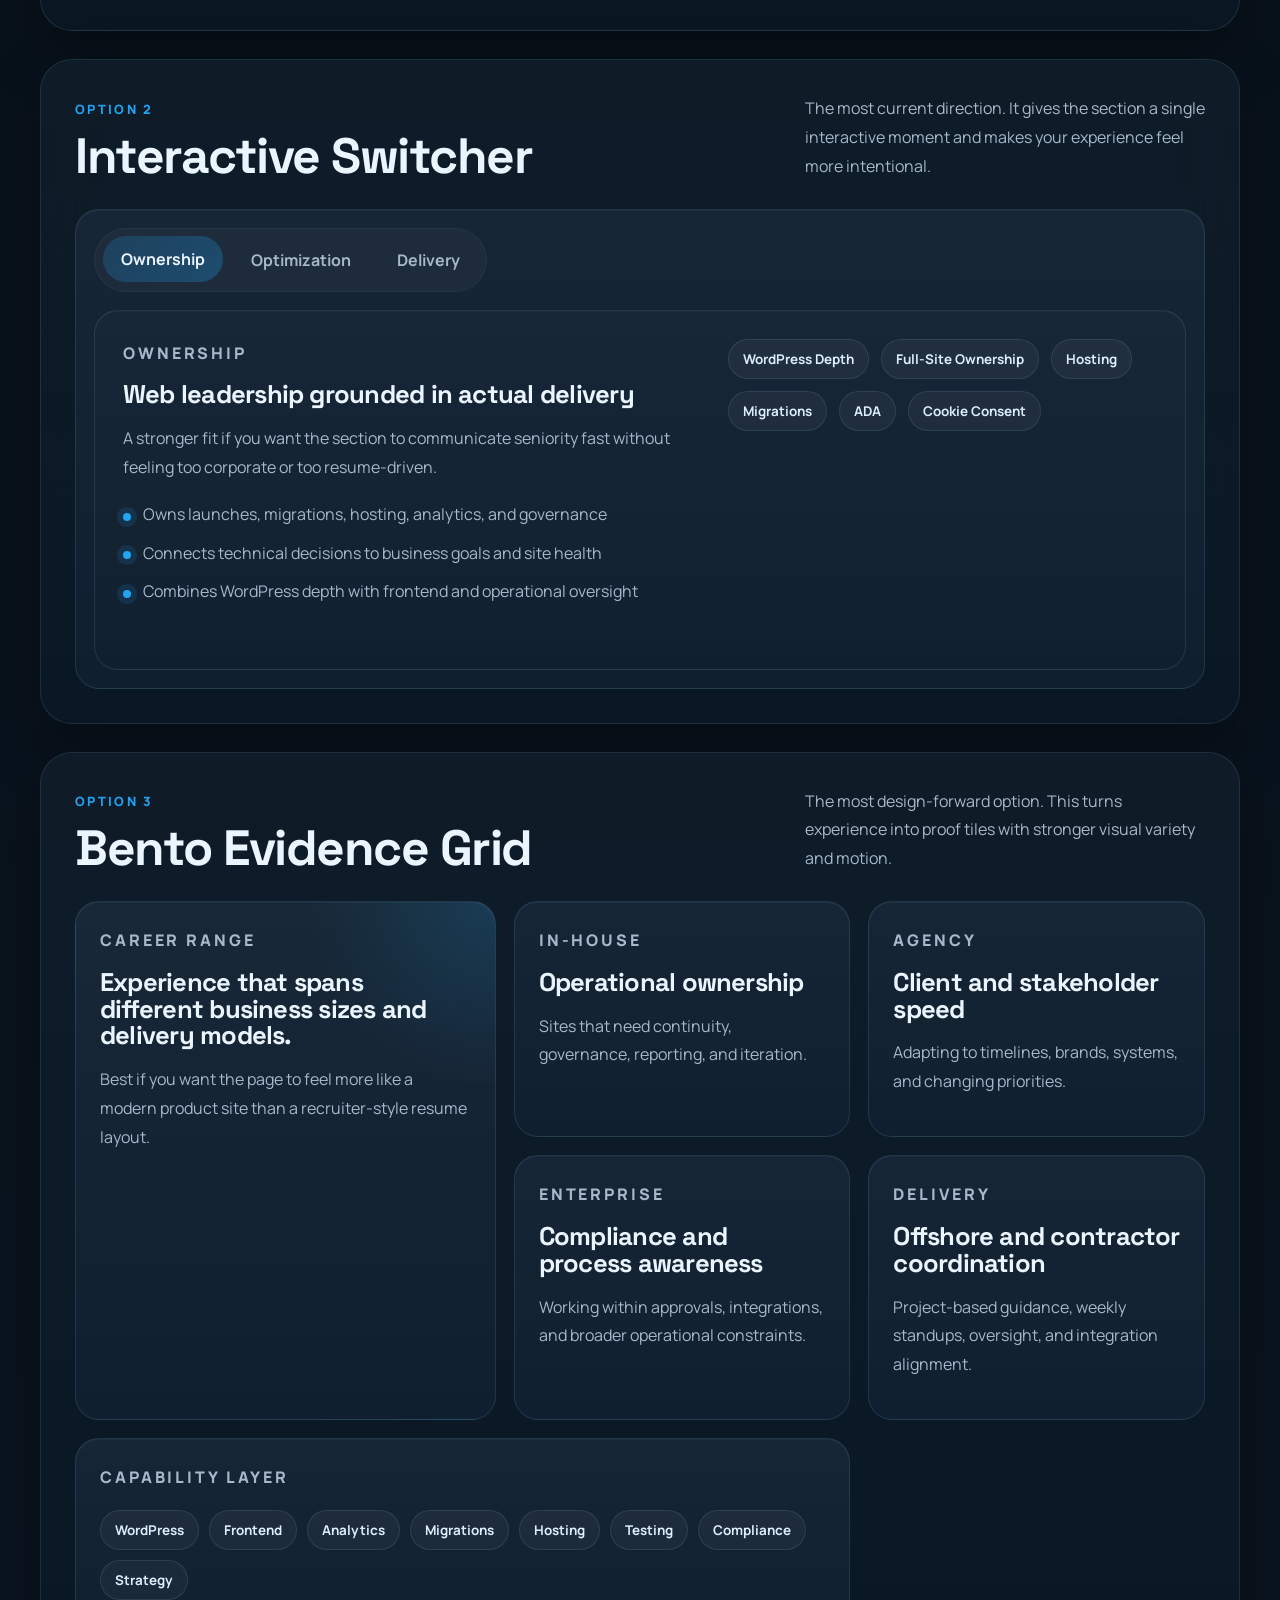
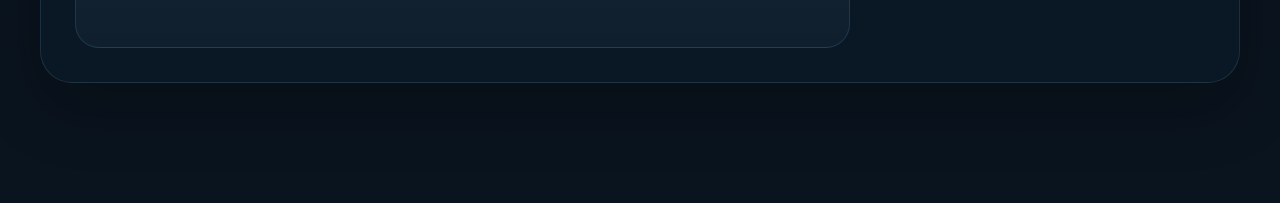
<file: prototype/section-explorations/index.html>
<!DOCTYPE html>
<html lang="en">
  <head>
    <meta charset="UTF-8" />
    <meta name="viewport" content="width=device-width, initial-scale=1.0" />
    <title>Experience Section Explorations</title>
    <link rel="preconnect" href="https://fonts.googleapis.com" />
    <link rel="preconnect" href="https://fonts.gstatic.com" crossorigin />
    <link
      href="https://fonts.googleapis.com/css2?family=Space+Grotesk:wght@400;500;700&family=Manrope:wght@400;500;700&display=swap"
      rel="stylesheet"
    />
    <link rel="stylesheet" href="./styles.css" />
  </head>
  <body>
    <main class="comparison-page">
      <header class="comparison-hero reveal">
        <p class="eyebrow">Section Exploration</p>
        <h1>Three stronger directions for the experience block</h1>
        <p class="hero-copy">
          These concepts are based on the current design and dev research:
          more editorial hierarchy, cleaner interaction, larger spacing, and
          less resume-like presentation.
        </p>
      </header>

      <section class="concept concept-editorial reveal" id="concept-editorial">
        <div class="concept-heading">
          <div>
            <p class="concept-label">Option 1</p>
            <h2>Editorial Rail</h2>
          </div>
          <p class="concept-summary">
            A more senior, composed layout. This treats experience as a range
            story instead of a timeline.
          </p>
        </div>

        <div class="editorial-layout">
          <aside class="editorial-rail">
            <p class="mini-label">Operating Range</p>
            <h3>Built for in-house, agency, small-business, and enterprise teams.</h3>
            <p>
              This version leans more premium and recruiter-friendly. It reads
              like a concise leadership story, not a resume block.
            </p>
            <div class="chip-row">
              <span>Web Leadership</span>
              <span>WordPress</span>
              <span>Digital Strategy</span>
              <span>Performance</span>
            </div>
          </aside>

          <div class="editorial-panels">
            <article class="editorial-card">
              <p class="mini-label">Current Focus</p>
              <h3>Full-site ownership with technical depth</h3>
              <p>
                Leading site planning, implementation, analytics, compliance,
                optimization, and ongoing operations without fragmenting the work.
              </p>
            </article>

            <article class="editorial-card">
              <p class="mini-label">Delivery Model</p>
              <h3>Cross-functional execution across different teams</h3>
              <p>
                Working with marketing, leadership, offshore developers, vendors,
                and internal stakeholders while still shipping production work.
              </p>
            </article>

            <article class="editorial-card">
              <p class="mini-label">Scale Context</p>
              <h3>From small-business momentum to enterprise process</h3>
              <p>
                Adjusting systems, communication, and technical planning to match
                the organization instead of forcing a single delivery style.
              </p>
            </article>
          </div>
        </div>
      </section>

      <section class="concept concept-switcher reveal" id="concept-switcher">
        <div class="concept-heading">
          <div>
            <p class="concept-label">Option 2</p>
            <h2>Interactive Switcher</h2>
          </div>
          <p class="concept-summary">
            The most current direction. It gives the section a single interactive
            moment and makes your experience feel more intentional.
          </p>
        </div>

        <div class="switcher-shell">
          <div class="switcher-nav" role="tablist" aria-label="Experience views">
            <button class="switch-pill is-active" type="button" data-panel="ownership">
              Ownership
            </button>
            <button class="switch-pill" type="button" data-panel="optimization">
              Optimization
            </button>
            <button class="switch-pill" type="button" data-panel="delivery">
              Delivery
            </button>
          </div>

          <div class="switcher-stage">
            <article class="switch-panel is-active" data-panel-content="ownership">
              <div class="switch-copy">
                <p class="mini-label">Ownership</p>
                <h3>Web leadership grounded in actual delivery</h3>
                <p>
                  A stronger fit if you want the section to communicate seniority
                  fast without feeling too corporate or too resume-driven.
                </p>
                <ul class="proof-list">
                  <li>Owns launches, migrations, hosting, analytics, and governance</li>
                  <li>Connects technical decisions to business goals and site health</li>
                  <li>Combines WordPress depth with frontend and operational oversight</li>
                </ul>
              </div>

              <div class="switch-proof">
                <span>WordPress Depth</span>
                <span>Full-Site Ownership</span>
                <span>Hosting</span>
                <span>Migrations</span>
                <span>ADA</span>
                <span>Cookie Consent</span>
              </div>
            </article>

            <article class="switch-panel" data-panel-content="optimization">
              <div class="switch-copy">
                <p class="mini-label">Optimization</p>
                <h3>Optimization is part of the work, not an afterthought</h3>
                <p>
                  This version is strongest if you want the section to reinforce
                  CRO, testing, analytics, and practical performance ownership.
                </p>
                <ul class="proof-list">
                  <li>Uses GA4, GTM, and reporting to guide site decisions</li>
                  <li>Supports VWO and experiment-minded improvement loops</li>
                  <li>Keeps performance, accessibility, and compliance in view</li>
                </ul>
              </div>

              <div class="switch-proof">
                <span>GA4 / GTM</span>
                <span>VWO</span>
                <span>CRO</span>
                <span>Performance</span>
                <span>Accessibility</span>
                <span>Automation</span>
              </div>
            </article>

            <article class="switch-panel" data-panel-content="delivery">
              <div class="switch-copy">
                <p class="mini-label">Delivery</p>
                <h3>Structured delivery across teams, vendors, and offshore support</h3>
                <p>
                  This is the clearest option if you want to show management range
                  without turning the section into a formal leadership bio.
                </p>
                <ul class="proof-list">
                  <li>Coordinates offshore and contractor developers by project need</li>
                  <li>Works within timelines, systems, and legal constraints</li>
                  <li>Bridges strategy, execution, and launch readiness</li>
                </ul>
              </div>

              <div class="switch-proof">
                <span>Offshore Devs</span>
                <span>Contractors</span>
                <span>Stakeholders</span>
                <span>Integrations</span>
                <span>Compliance</span>
                <span>Planning</span>
              </div>
            </article>
          </div>
        </div>
      </section>

      <section class="concept concept-bento reveal" id="concept-bento">
        <div class="concept-heading">
          <div>
            <p class="concept-label">Option 3</p>
            <h2>Bento Evidence Grid</h2>
          </div>
          <p class="concept-summary">
            The most design-forward option. This turns experience into proof
            tiles with stronger visual variety and motion.
          </p>
        </div>

        <div class="bento-grid">
          <article class="bento-card bento-card-hero">
            <p class="mini-label">Career Range</p>
            <h3>Experience that spans different business sizes and delivery models.</h3>
            <p>
              Best if you want the page to feel more like a modern product site
              than a recruiter-style resume layout.
            </p>
          </article>

          <article class="bento-card">
            <p class="mini-label">In-house</p>
            <h3>Operational ownership</h3>
            <p>Sites that need continuity, governance, reporting, and iteration.</p>
          </article>

          <article class="bento-card">
            <p class="mini-label">Agency</p>
            <h3>Client and stakeholder speed</h3>
            <p>Adapting to timelines, brands, systems, and changing priorities.</p>
          </article>

          <article class="bento-card">
            <p class="mini-label">Enterprise</p>
            <h3>Compliance and process awareness</h3>
            <p>Working within approvals, integrations, and broader operational constraints.</p>
          </article>

          <article class="bento-card">
            <p class="mini-label">Delivery</p>
            <h3>Offshore and contractor coordination</h3>
            <p>Project-based guidance, weekly standups, oversight, and integration alignment.</p>
          </article>

          <article class="bento-card bento-card-tags">
            <p class="mini-label">Capability Layer</p>
            <div class="chip-row">
              <span>WordPress</span>
              <span>Frontend</span>
              <span>Analytics</span>
              <span>Migrations</span>
              <span>Hosting</span>
              <span>Testing</span>
              <span>Compliance</span>
              <span>Strategy</span>
            </div>
          </article>
        </div>
      </section>
    </main>

    <script src="./app.js"></script>
  </body>
</html>
</file>
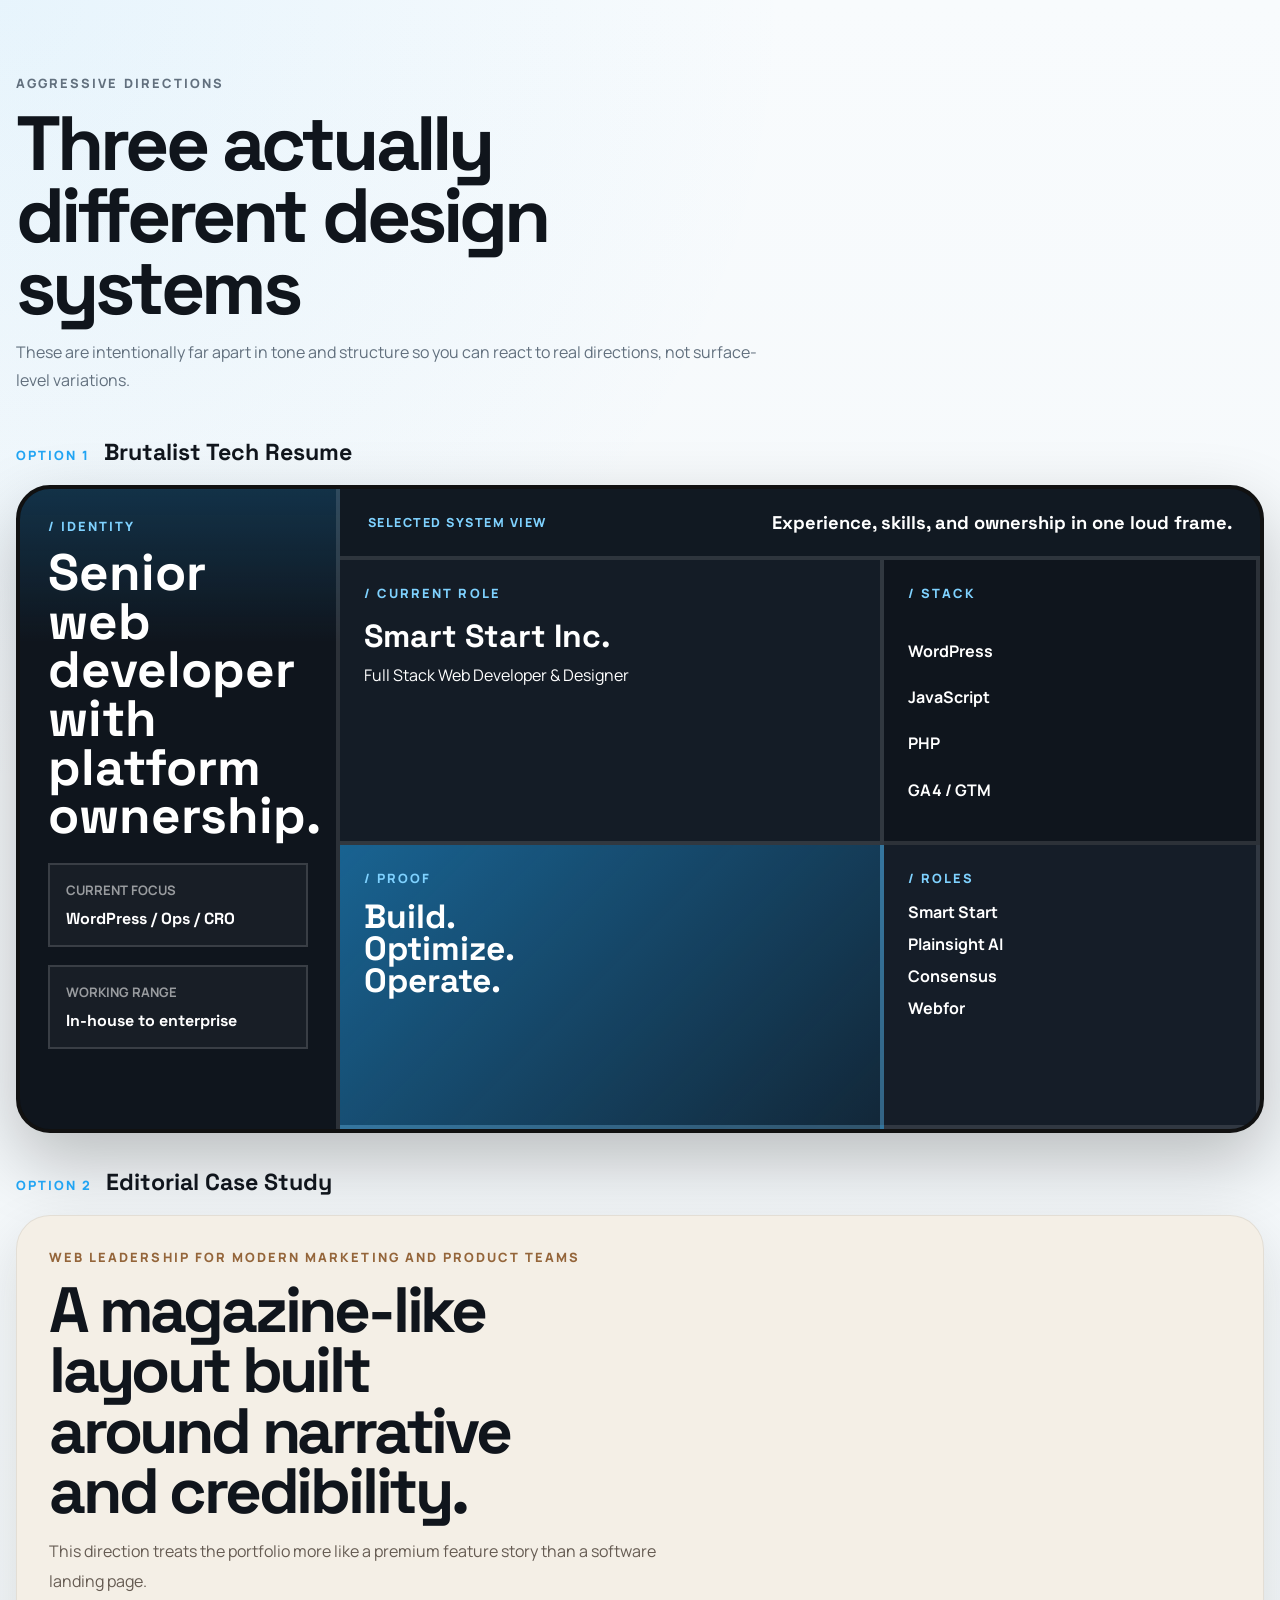
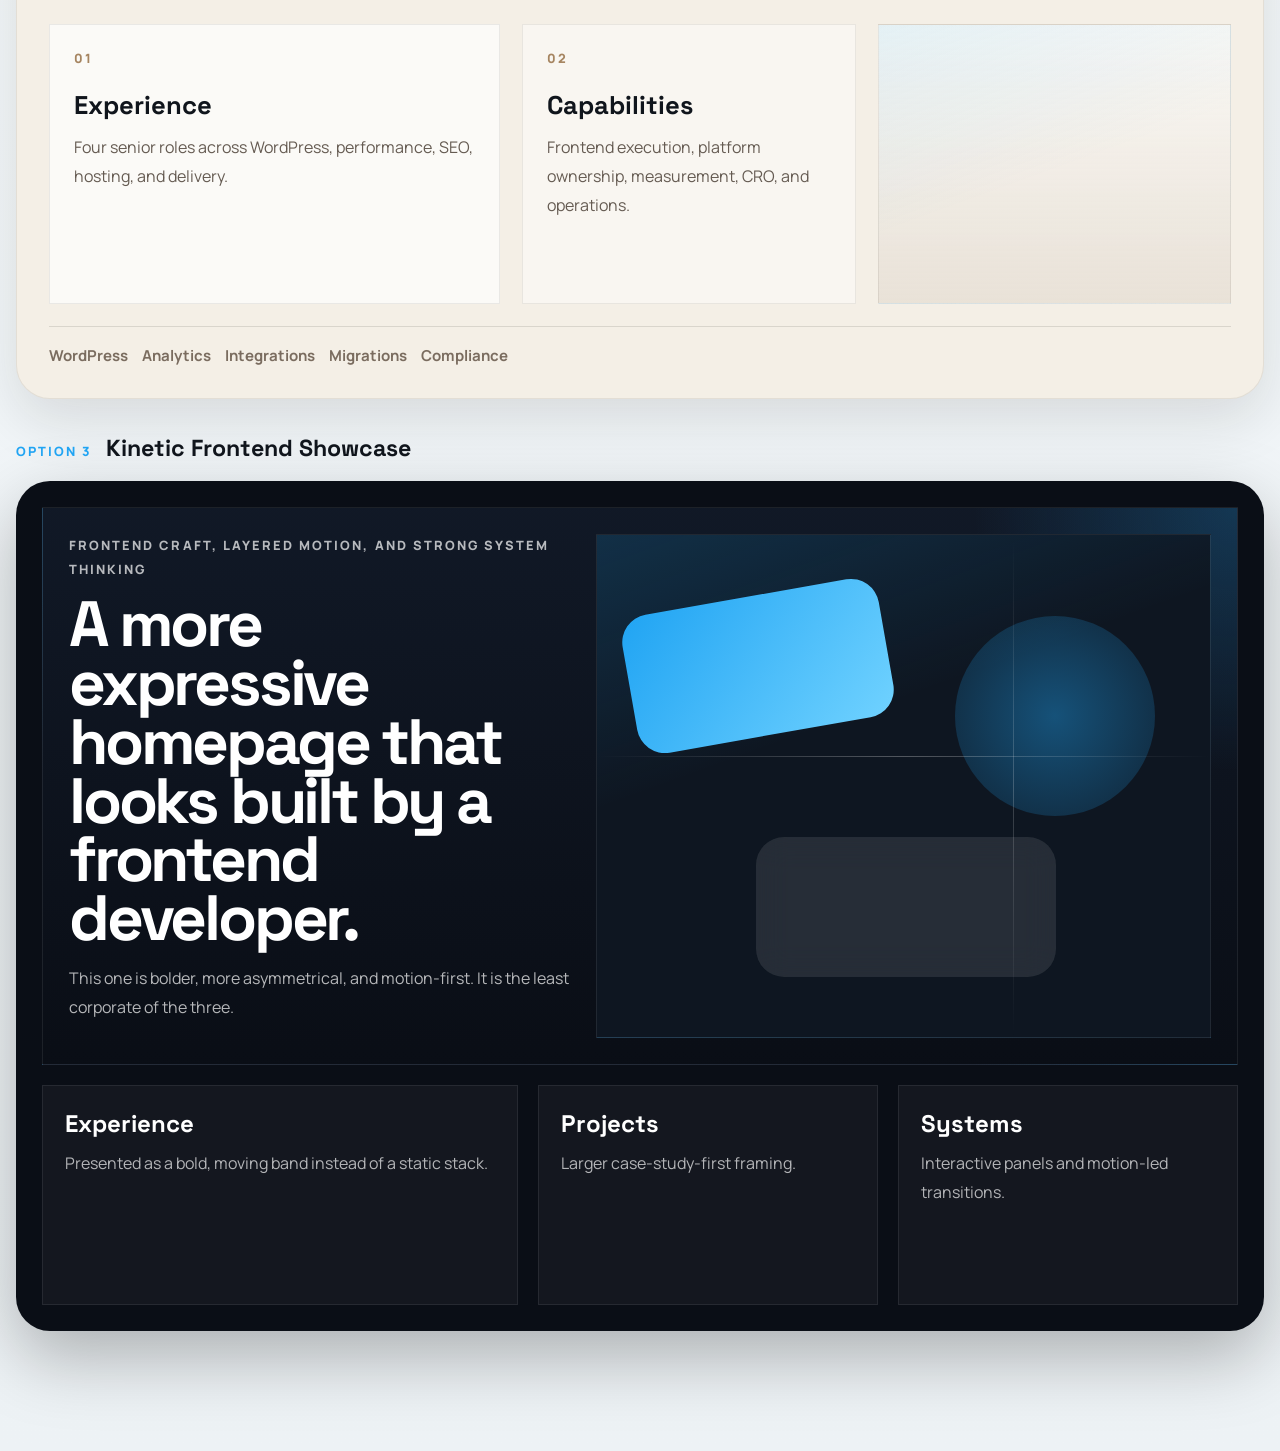
<file: prototype/style-directions-v2/index.html>
<!doctype html>
<html lang="en">
  <head>
    <meta charset="utf-8" />
    <meta name="viewport" content="width=device-width, initial-scale=1" />
    <title>Aggressive Style Directions | Erick Landaverry</title>
    <link rel="preconnect" href="https://fonts.googleapis.com" />
    <link rel="preconnect" href="https://fonts.gstatic.com" crossorigin />
    <link
      href="https://fonts.googleapis.com/css2?family=Space+Grotesk:wght@400;500;700&family=Manrope:wght@400;500;600;700&display=swap"
      rel="stylesheet"
    />
    <link rel="stylesheet" href="./styles.css" />
  </head>
  <body>
    <main class="page-shell">
      <header class="page-header">
        <p class="eyebrow">Aggressive Directions</p>
        <h1>Three actually different design systems</h1>
        <p>
          These are intentionally far apart in tone and structure so you can react
          to real directions, not surface-level variations.
        </p>
      </header>

      <section class="direction direction-brutal" aria-labelledby="direction-brutal-title">
        <div class="direction-meta">
          <span>Option 1</span>
          <strong>Brutalist Tech Resume</strong>
        </div>

        <div class="mockup brutal-shell">
          <div class="brutal-grid">
            <aside class="brutal-side">
              <p class="code-label">/ identity</p>
              <h2 id="direction-brutal-title">Senior web developer with platform ownership.</h2>
              <div class="brutal-stats">
                <article>
                  <span>Current focus</span>
                  <strong>WordPress / Ops / CRO</strong>
                </article>
                <article>
                  <span>Working range</span>
                  <strong>In-house to enterprise</strong>
                </article>
              </div>
            </aside>

            <section class="brutal-main">
              <div class="brutal-banner">
                <span>Selected system view</span>
                <strong>Experience, skills, and ownership in one loud frame.</strong>
              </div>

              <div class="brutal-board">
                <article class="brutal-card role-card-large">
                  <p class="code-label">/ current role</p>
                  <h3>Smart Start Inc.</h3>
                  <p>Full Stack Web Developer & Designer</p>
                </article>
                <article class="brutal-card skill-card">
                  <p class="code-label">/ stack</p>
                  <p>WordPress</p>
                  <p>JavaScript</p>
                  <p>PHP</p>
                  <p>GA4 / GTM</p>
                </article>
                <article class="brutal-card proof-card">
                  <p class="code-label">/ proof</p>
                  <strong>Build. Optimize. Operate.</strong>
                </article>
                <article class="brutal-card timeline-card">
                  <p class="code-label">/ roles</p>
                  <p>Smart Start</p>
                  <p>Plainsight AI</p>
                  <p>Consensus</p>
                  <p>Webfor</p>
                </article>
              </div>
            </section>
          </div>
        </div>
      </section>

      <section class="direction direction-editorial" aria-labelledby="direction-editorial-title">
        <div class="direction-meta">
          <span>Option 2</span>
          <strong>Editorial Case Study</strong>
        </div>

        <div class="mockup editorial-shell">
          <section class="editorial-hero">
            <div class="editorial-kicker">Web leadership for modern marketing and product teams</div>
            <h2 id="direction-editorial-title">A magazine-like layout built around narrative and credibility.</h2>
            <p>
              This direction treats the portfolio more like a premium feature story
              than a software landing page.
            </p>
          </section>

          <section class="editorial-columns">
            <article class="editorial-column editorial-column-feature">
              <span class="section-mark">01</span>
              <h3>Experience</h3>
              <p>Four senior roles across WordPress, performance, SEO, hosting, and delivery.</p>
            </article>
            <article class="editorial-column">
              <span class="section-mark">02</span>
              <h3>Capabilities</h3>
              <p>Frontend execution, platform ownership, measurement, CRO, and operations.</p>
            </article>
            <article class="editorial-column editorial-image"></article>
          </section>

          <section class="editorial-strip">
            <div>
              <span>WordPress</span>
              <span>Analytics</span>
              <span>Integrations</span>
              <span>Migrations</span>
              <span>Compliance</span>
            </div>
          </section>
        </div>
      </section>

      <section class="direction direction-kinetic" aria-labelledby="direction-kinetic-title">
        <div class="direction-meta">
          <span>Option 3</span>
          <strong>Kinetic Frontend Showcase</strong>
        </div>

        <div class="mockup kinetic-shell">
          <section class="kinetic-stage">
            <div class="kinetic-copy">
              <p class="kinetic-kicker">Frontend craft, layered motion, and strong system thinking</p>
              <h2 id="direction-kinetic-title">A more expressive homepage that looks built by a frontend developer.</h2>
              <p>
                This one is bolder, more asymmetrical, and motion-first. It is the
                least corporate of the three.
              </p>
            </div>

            <div class="kinetic-art">
              <div class="kinetic-block block-a"></div>
              <div class="kinetic-block block-b"></div>
              <div class="kinetic-block block-c"></div>
              <div class="kinetic-line line-a"></div>
              <div class="kinetic-line line-b"></div>
            </div>
          </section>

          <section class="kinetic-modules">
            <article class="module module-wide">
              <h3>Experience</h3>
              <p>Presented as a bold, moving band instead of a static stack.</p>
            </article>
            <article class="module">
              <h3>Projects</h3>
              <p>Larger case-study-first framing.</p>
            </article>
            <article class="module">
              <h3>Systems</h3>
              <p>Interactive panels and motion-led transitions.</p>
            </article>
          </section>
        </div>
      </section>
    </main>
  </body>
</html>
</file>
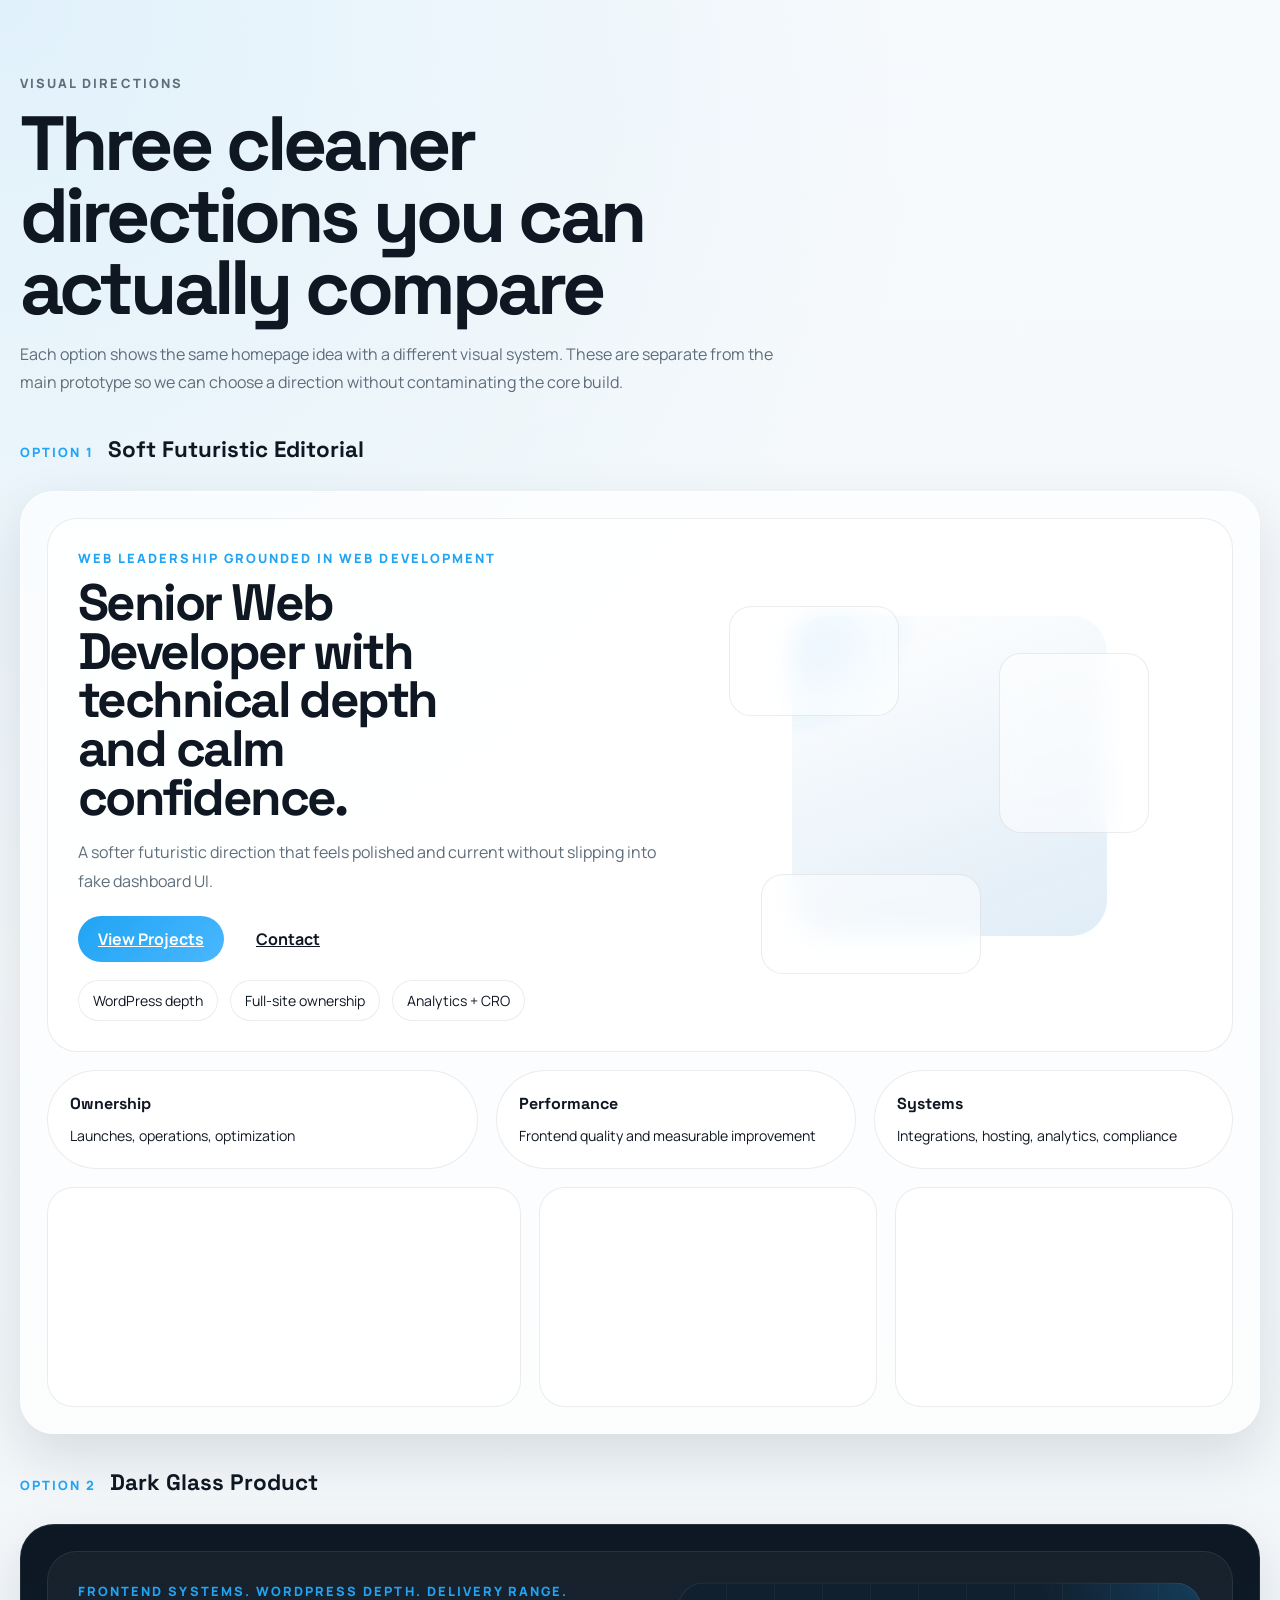
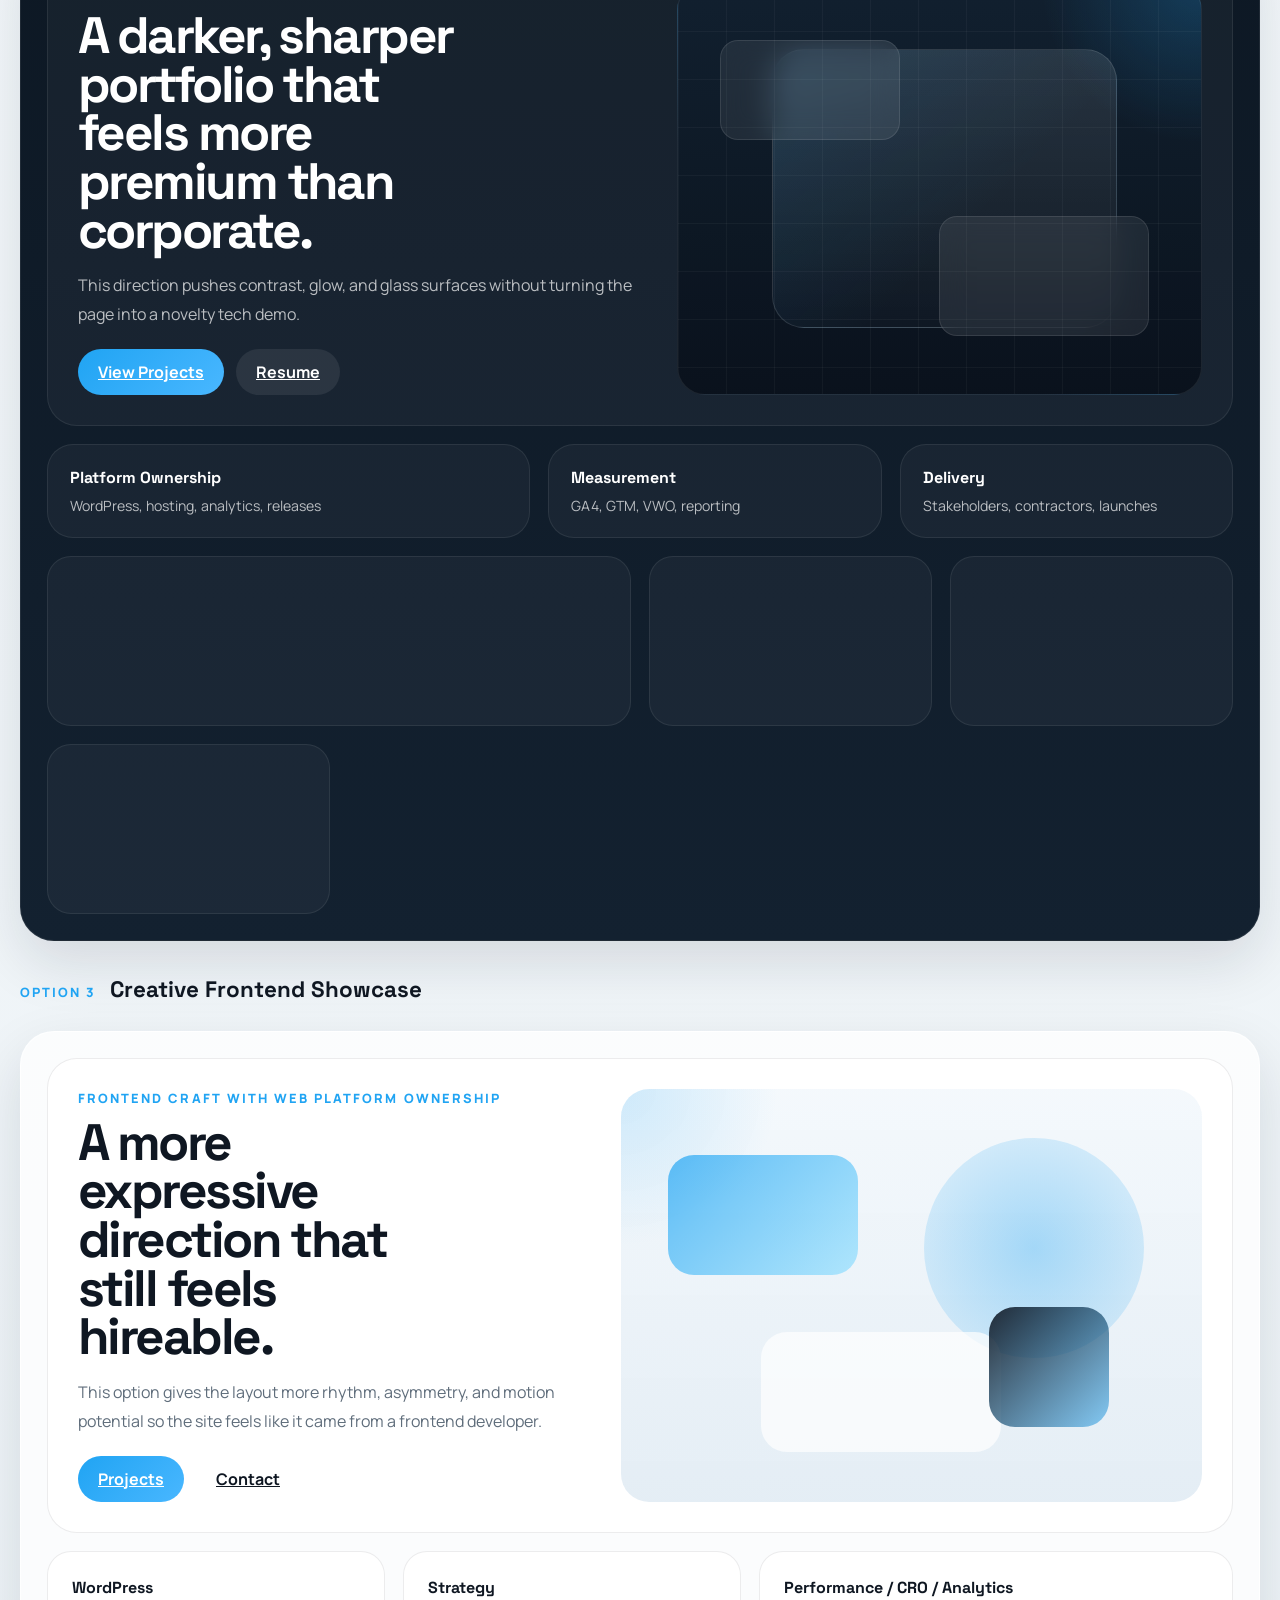
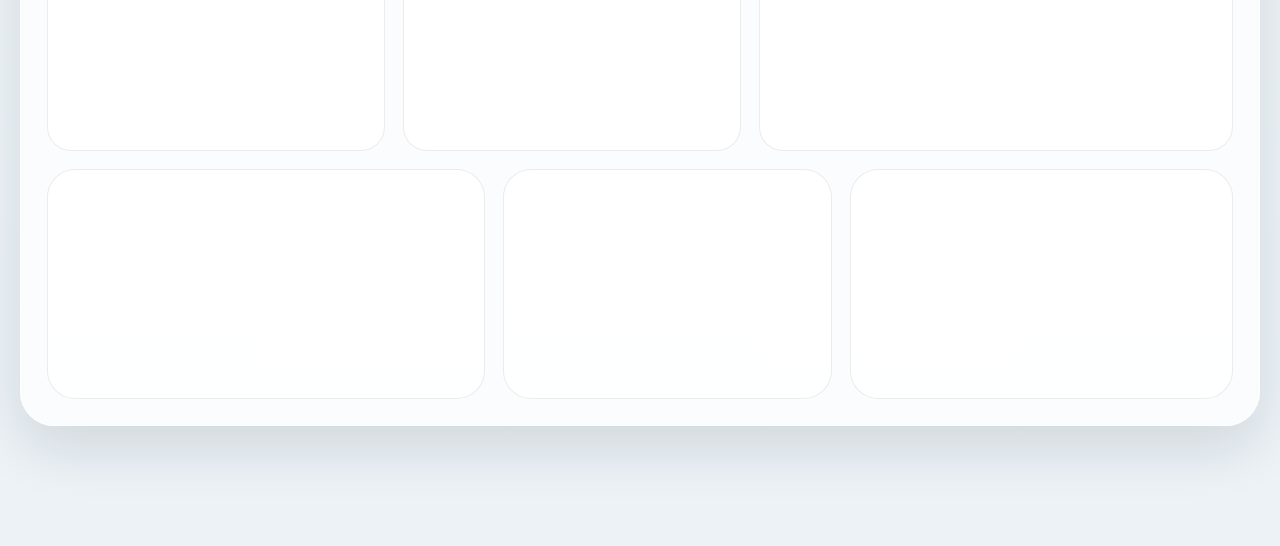
<file: prototype/style-directions/index.html>
<!doctype html>
<html lang="en">
  <head>
    <meta charset="utf-8" />
    <meta name="viewport" content="width=device-width, initial-scale=1" />
    <title>Style Directions | Erick Landaverry</title>
    <link rel="preconnect" href="https://fonts.googleapis.com" />
    <link rel="preconnect" href="https://fonts.gstatic.com" crossorigin />
    <link
      href="https://fonts.googleapis.com/css2?family=Space+Grotesk:wght@400;500;700&family=Manrope:wght@400;500;600;700&display=swap"
      rel="stylesheet"
    />
    <link rel="stylesheet" href="./styles.css" />
  </head>
  <body>
    <main class="comparison-shell">
      <header class="comparison-header">
        <p class="eyebrow">Visual Directions</p>
        <h1>Three cleaner directions you can actually compare</h1>
        <p>
          Each option shows the same homepage idea with a different visual system.
          These are separate from the main prototype so we can choose a direction
          without contaminating the core build.
        </p>
      </header>

      <section class="option option-soft" aria-labelledby="option-soft-title">
        <div class="option-label">
          <span>Option 1</span>
          <strong>Soft Futuristic Editorial</strong>
        </div>

        <div class="mockup mockup-soft">
          <section class="hero-card">
            <div class="copy-col">
              <p class="kicker">Web Leadership Grounded In Web Development</p>
              <h2 id="option-soft-title">Senior Web Developer with technical depth and calm confidence.</h2>
              <p class="lede">
                A softer futuristic direction that feels polished and current without
                slipping into fake dashboard UI.
              </p>
              <div class="button-row">
                <a href="#">View Projects</a>
                <a href="#" class="ghost">Contact</a>
              </div>
              <div class="pill-row">
                <span>WordPress depth</span>
                <span>Full-site ownership</span>
                <span>Analytics + CRO</span>
              </div>
            </div>

            <div class="visual-col">
              <div class="soft-orb"></div>
              <div class="soft-panel soft-panel-a"></div>
              <div class="soft-panel soft-panel-b"></div>
              <div class="soft-panel soft-panel-c"></div>
            </div>
          </section>

          <section class="proof-band">
            <article>
              <strong>Ownership</strong>
              <span>Launches, operations, optimization</span>
            </article>
            <article>
              <strong>Performance</strong>
              <span>Frontend quality and measurable improvement</span>
            </article>
            <article>
              <strong>Systems</strong>
              <span>Integrations, hosting, analytics, compliance</span>
            </article>
          </section>

          <section class="projects-band">
            <article class="project-slab large"></article>
            <article class="project-slab"></article>
            <article class="project-slab"></article>
          </section>
        </div>
      </section>

      <section class="option option-dark" aria-labelledby="option-dark-title">
        <div class="option-label">
          <span>Option 2</span>
          <strong>Dark Glass Product</strong>
        </div>

        <div class="mockup mockup-dark">
          <section class="hero-card">
            <div class="copy-col">
              <p class="kicker">Frontend Systems. WordPress Depth. Delivery Range.</p>
              <h2 id="option-dark-title">A darker, sharper portfolio that feels more premium than corporate.</h2>
              <p class="lede">
                This direction pushes contrast, glow, and glass surfaces without
                turning the page into a novelty tech demo.
              </p>
              <div class="button-row">
                <a href="#">View Projects</a>
                <a href="#" class="ghost">Resume</a>
              </div>
            </div>

            <div class="visual-col visual-col-dark">
              <div class="glass-stack glass-main"></div>
              <div class="glass-card glass-a"></div>
              <div class="glass-card glass-b"></div>
              <div class="glass-grid"></div>
            </div>
          </section>

          <section class="proof-rail">
            <article class="rail-card featured">
              <strong>Platform Ownership</strong>
              <span>WordPress, hosting, analytics, releases</span>
            </article>
            <article class="rail-card">
              <strong>Measurement</strong>
              <span>GA4, GTM, VWO, reporting</span>
            </article>
            <article class="rail-card">
              <strong>Delivery</strong>
              <span>Stakeholders, contractors, launches</span>
            </article>
          </section>

          <section class="project-grid-dark">
            <article></article>
            <article></article>
            <article></article>
            <article></article>
          </section>
        </div>
      </section>

      <section class="option option-creative" aria-labelledby="option-creative-title">
        <div class="option-label">
          <span>Option 3</span>
          <strong>Creative Frontend Showcase</strong>
        </div>

        <div class="mockup mockup-creative">
          <section class="hero-card creative-hero">
            <div class="copy-col">
              <p class="kicker">Frontend craft with web platform ownership</p>
              <h2 id="option-creative-title">A more expressive direction that still feels hireable.</h2>
              <p class="lede">
                This option gives the layout more rhythm, asymmetry, and motion
                potential so the site feels like it came from a frontend developer.
              </p>
              <div class="button-row">
                <a href="#">Projects</a>
                <a href="#" class="ghost">Contact</a>
              </div>
            </div>

            <div class="creative-stage">
              <div class="shape shape-a"></div>
              <div class="shape shape-b"></div>
              <div class="shape shape-c"></div>
              <div class="shape shape-d"></div>
            </div>
          </section>

          <section class="broken-proof">
            <article class="proof-block tall">
              <strong>WordPress</strong>
            </article>
            <article class="proof-block">
              <strong>Strategy</strong>
            </article>
            <article class="proof-block wide">
              <strong>Performance / CRO / Analytics</strong>
            </article>
          </section>

          <section class="creative-projects">
            <article class="project-piece project-piece-a"></article>
            <article class="project-piece project-piece-b"></article>
            <article class="project-piece project-piece-c"></article>
          </section>
        </div>
      </section>
    </main>
  </body>
</html>
</file>
<file: prototype/homepage-concept/styles.css>
:root {
  --bg: #eef3f7;
  --surface: rgba(255, 255, 255, 0.78);
  --surface-strong: #ffffff;
  --surface-dark: #0d1824;
  --surface-dark-soft: #15263b;
  --text: #0f1722;
  --text-soft: #5d6a78;
  --line: rgba(15, 23, 34, 0.1);
  --line-strong: rgba(255, 255, 255, 0.12);
  --accent: #20a4f3;
  --accent-soft: rgba(32, 164, 243, 0.15);
  --accent-glow: rgba(32, 164, 243, 0.28);
  --shadow: 0 18px 50px rgba(13, 24, 36, 0.12);
  --radius-xl: 32px;
  --radius-lg: 24px;
  --radius-md: 18px;
  --radius-sm: 12px;
  --max-width: 1260px;
  --mono: ui-monospace, SFMono-Regular, SF Mono, Menlo, Monaco, Consolas, Liberation Mono, monospace;
}

* {
  box-sizing: border-box;
}

html {
  scroll-behavior: smooth;
}

body {
  margin: 0;
  font-family: "Manrope", sans-serif;
  color: var(--text);
  background:
    radial-gradient(circle at top left, rgba(32, 164, 243, 0.12), transparent 26%),
    linear-gradient(180deg, #f5f8fb 0%, #ebf1f6 100%);
}

body.menu-open {
  overflow: hidden;
}

a {
  color: inherit;
  text-decoration: none;
}

button,
input,
textarea {
  font: inherit;
}

.site-shell {
  width: min(100%, calc(var(--max-width) + 64px));
  margin: 0 auto;
  padding: 24px 20px 120px;
}

.site-header {
  position: sticky;
  top: 16px;
  z-index: 20;
  display: flex;
  align-items: center;
  justify-content: space-between;
  gap: 20px;
  padding: 14px 18px;
  margin-bottom: 26px;
  border: 1px solid rgba(255, 255, 255, 0.55);
  border-radius: 999px;
  background: rgba(255, 255, 255, 0.7);
  backdrop-filter: blur(22px);
  box-shadow: 0 12px 30px rgba(15, 23, 34, 0.08);
}

.brand {
  display: inline-flex;
  align-items: center;
  gap: 14px;
  min-width: 0;
}

.brand-mark {
  display: grid;
  place-items: center;
  width: 42px;
  height: 42px;
  border-radius: 14px;
  background: linear-gradient(135deg, var(--accent), #66c4ff);
  color: white;
  font-family: "Space Grotesk", sans-serif;
  font-weight: 700;
}

.brand-copy {
  display: grid;
  min-width: 0;
}

.brand-copy strong {
  font-size: 0.95rem;
}

.brand-copy span {
  color: var(--text-soft);
  font-size: 0.85rem;
}

.site-nav {
  display: inline-flex;
  align-items: center;
  gap: 22px;
  font-weight: 600;
  color: #253140;
}

.site-nav a {
  position: relative;
}

.site-nav a::after {
  content: "";
  position: absolute;
  left: 0;
  bottom: -6px;
  width: 100%;
  height: 2px;
  border-radius: 999px;
  background: var(--accent);
  transform: scaleX(0);
  transform-origin: left;
  transition: transform 180ms ease;
}

.site-nav a:hover::after,
.site-nav a:focus-visible::after {
  transform: scaleX(1);
}

.menu-toggle {
  display: none;
  flex-direction: column;
  justify-content: center;
  gap: 5px;
  width: 44px;
  height: 44px;
  border: 0;
  border-radius: 14px;
  background: rgba(15, 23, 34, 0.05);
}

.menu-toggle span {
  width: 20px;
  height: 2px;
  margin: 0 auto;
  background: var(--text);
  transition: transform 180ms ease, opacity 180ms ease;
}

.panel,
.section,
.proof-strip {
  margin-bottom: 42px;
}

.panel,
.section,
.contact-panel,
.proof-strip {
  border-radius: var(--radius-xl);
}

.panel-hero {
  display: grid;
  grid-template-columns: minmax(0, 1.15fr) minmax(320px, 0.85fr);
  gap: 34px;
  padding: 58px 48px;
  overflow: hidden;
  background:
    radial-gradient(circle at top left, rgba(32, 164, 243, 0.2), transparent 35%),
    radial-gradient(circle at 85% 18%, rgba(32, 164, 243, 0.12), transparent 22%),
    linear-gradient(135deg, rgba(255, 255, 255, 0.92), rgba(236, 244, 252, 0.84));
  border: 1px solid rgba(255, 255, 255, 0.7);
  box-shadow: var(--shadow);
}

.hero-copy {
  position: relative;
  z-index: 1;
}

.eyebrow {
  margin: 0 0 12px;
  color: var(--accent);
  font-size: 0.8rem;
  font-weight: 800;
  letter-spacing: 0.16em;
  text-transform: uppercase;
}

h1,
h2,
h3,
strong {
  font-family: "Space Grotesk", sans-serif;
}

h1,
h2,
h3,
p,
ul {
  margin-top: 0;
}

h1 {
  max-width: 13ch;
  margin-bottom: 18px;
  font-size: clamp(3.2rem, 6.6vw, 6rem);
  line-height: 0.92;
  letter-spacing: -0.05em;
}

.hero-summary,
.hero-support,
.section-heading p,
.timeline-item p,
.skill-group p,
.testimonial-card p,
.project-body p,
.contact-copy p {
  color: var(--text-soft);
  line-height: 1.7;
}

.hero-summary {
  max-width: 60ch;
  margin-bottom: 18px;
  font-size: 1.08rem;
}

.hero-support {
  max-width: 60ch;
  margin-bottom: 0;
  font-size: 1.08rem;
}

.hero-actions,
.resume-actions {
  display: flex;
  flex-wrap: wrap;
  gap: 14px;
  margin: 26px 0 22px;
}

.hero-terminal {
  max-width: 540px;
  margin: 0 0 22px;
  padding: 14px 16px 16px;
  border: 1px solid rgba(15, 23, 34, 0.08);
  border-radius: 20px;
  background:
    linear-gradient(180deg, rgba(13, 24, 36, 0.94), rgba(21, 38, 59, 0.92)),
    linear-gradient(135deg, rgba(32, 164, 243, 0.18), transparent);
  box-shadow: 0 16px 34px rgba(15, 23, 34, 0.12);
  color: white;
}

.terminal-bar {
  display: flex;
  gap: 8px;
  margin-bottom: 12px;
}

.terminal-bar span {
  width: 10px;
  height: 10px;
  border-radius: 50%;
  background: rgba(255, 255, 255, 0.28);
}

.terminal-bar span:first-child {
  background: #ff6b6b;
}

.terminal-bar span:nth-child(2) {
  background: #ffd166;
}

.terminal-bar span:last-child {
  background: #06d6a0;
}

.terminal-line {
  display: grid;
  grid-template-columns: 84px minmax(0, 1fr);
  gap: 12px;
  font-family: var(--mono);
  font-size: 0.86rem;
  line-height: 1.7;
}

.terminal-key {
  color: #7fd2ff;
}

.terminal-value {
  color: rgba(255, 255, 255, 0.78);
}

.button {
  display: inline-flex;
  align-items: center;
  justify-content: center;
  min-height: 48px;
  padding: 0 22px;
  border: 1px solid transparent;
  border-radius: 999px;
  font-weight: 700;
  transition:
    transform 180ms ease,
    box-shadow 180ms ease,
    background 180ms ease,
    border-color 180ms ease;
}

.button:hover,
.button:focus-visible {
  transform: translateY(-1px);
}

.button-primary {
  color: white;
  background: linear-gradient(135deg, var(--accent), #39b2ff);
  box-shadow: 0 14px 28px rgba(32, 164, 243, 0.28);
}

.button-secondary {
  color: var(--text);
  background: rgba(255, 255, 255, 0.72);
  border-color: rgba(15, 23, 34, 0.1);
}

.hero-microproof {
  display: flex;
  flex-wrap: wrap;
  gap: 10px 16px;
  color: #314255;
  font-size: 0.92rem;
  font-weight: 600;
}

.hero-microproof span {
  padding: 10px 14px;
  border: 1px solid rgba(15, 23, 34, 0.08);
  border-radius: 999px;
  background: rgba(255, 255, 255, 0.52);
}

.hero-visual {
  display: flex;
  align-items: stretch;
}

.visual-frame {
  position: relative;
  flex: 1;
  min-height: 560px;
  overflow: hidden;
  border: 1px solid rgba(15, 23, 34, 0.08);
  border-radius: var(--radius-xl);
  background:
    linear-gradient(180deg, rgba(13, 24, 36, 0.92), rgba(21, 38, 59, 0.95)),
    linear-gradient(135deg, rgba(32, 164, 243, 0.25), transparent);
  isolation: isolate;
  display: grid;
  align-content: start;
  gap: 18px;
  padding: 24px;
}

.visual-frame::before,
.visual-frame::after {
  content: "";
  position: absolute;
  border-radius: 50%;
  filter: blur(0);
}

.visual-frame::before {
  top: 9%;
  right: 10%;
  width: 180px;
  height: 180px;
  background: radial-gradient(circle, var(--accent-glow), transparent 68%);
  animation: driftGlow 9s ease-in-out infinite;
}

.visual-frame::after {
  left: -20px;
  bottom: -20px;
  width: 240px;
  height: 240px;
  background: radial-gradient(circle, rgba(255, 255, 255, 0.08), transparent 64%);
  animation: driftGlow 11s ease-in-out infinite reverse;
}

.value-frame {
  background-image:
    linear-gradient(rgba(255, 255, 255, 0.055) 1px, transparent 1px),
    linear-gradient(90deg, rgba(255, 255, 255, 0.05) 1px, transparent 1px),
    linear-gradient(180deg, rgba(13, 24, 36, 0.94), rgba(21, 38, 59, 0.96)),
    linear-gradient(135deg, rgba(32, 164, 243, 0.18), transparent);
  background-size:
    44px 44px,
    44px 44px,
    auto,
    auto;
}

.value-panel,
.value-card,
.value-rail-item {
  position: relative;
  z-index: 1;
  border: 1px solid rgba(255, 255, 255, 0.1);
  border-radius: 24px;
  background: rgba(7, 18, 29, 0.58);
  backdrop-filter: blur(14px);
  box-shadow: 0 22px 42px rgba(3, 11, 19, 0.24);
}

.value-panel-primary {
  padding: 26px;
}

.value-kicker,
.value-card span,
.value-rail-item span {
  display: block;
  margin-bottom: 10px;
  color: #7fd2ff;
  font-size: 0.76rem;
  font-weight: 800;
  letter-spacing: 0.14em;
  text-transform: uppercase;
}

.value-panel-primary h2 {
  margin-bottom: 14px;
  color: white;
  font-size: clamp(1.8rem, 3vw, 2.55rem);
  line-height: 1;
  letter-spacing: -0.04em;
}

.value-panel-primary p,
.value-card strong,
.value-rail-item strong {
  color: rgba(255, 255, 255, 0.78);
  line-height: 1.65;
}

.value-grid {
  position: relative;
  z-index: 1;
  display: grid;
  grid-template-columns: repeat(2, minmax(0, 1fr));
  gap: 16px;
}

.value-card {
  min-height: 168px;
  padding: 20px;
  transition:
    transform 180ms ease,
    border-color 180ms ease,
    background 180ms ease,
    box-shadow 180ms ease;
}

.value-card strong,
.value-rail-item strong {
  display: block;
  font-size: 1rem;
  font-weight: 600;
}

.value-card-featured {
  grid-column: span 2;
  min-height: 152px;
  background:
    radial-gradient(circle at top right, rgba(32, 164, 243, 0.18), transparent 28%),
    rgba(7, 18, 29, 0.7);
}

.value-card:hover,
.value-card:focus-within,
.value-rail-item:hover,
.value-rail-item:focus-within {
  transform: translateY(-4px);
  border-color: rgba(127, 210, 255, 0.24);
  background: rgba(9, 22, 35, 0.74);
}

.value-rail {
  position: relative;
  z-index: 1;
  display: grid;
  grid-template-columns: repeat(2, minmax(0, 1fr));
  gap: 16px;
}

.value-rail-item {
  min-height: 132px;
  padding: 18px 20px;
}

.proof-strip {
  display: grid;
  grid-template-columns: repeat(4, minmax(0, 1fr));
  gap: 16px;
  padding: 22px;
  background: rgba(255, 255, 255, 0.62);
  border: 1px solid rgba(255, 255, 255, 0.7);
  box-shadow: 0 14px 34px rgba(15, 23, 34, 0.08);
}

.proof-item {
  min-height: 116px;
  padding: 18px 16px;
  border-radius: var(--radius-md);
  border: 1px solid rgba(15, 23, 34, 0.07);
  background: rgba(255, 255, 255, 0.64);
  transition:
    transform 180ms ease,
    border-color 180ms ease,
    background 180ms ease;
}

.proof-item-featured {
  grid-column: span 2;
  background:
    radial-gradient(circle at top right, rgba(32, 164, 243, 0.14), transparent 28%),
    rgba(255, 255, 255, 0.9);
}

.proof-item-tall {
  min-height: 148px;
}

.proof-item:hover,
.proof-item:focus-within {
  transform: translateY(-4px);
  border-color: rgba(32, 164, 243, 0.28);
  background: rgba(255, 255, 255, 0.84);
}

.proof-item strong {
  display: block;
  margin-bottom: 10px;
  font-size: 0.98rem;
  line-height: 1.2;
}

.proof-item span {
  display: block;
  color: var(--text-soft);
  font-size: 0.86rem;
  font-weight: 600;
  line-height: 1.45;
}

.section {
  padding: 46px 40px;
  background: rgba(255, 255, 255, 0.66);
  border: 1px solid rgba(255, 255, 255, 0.7);
  box-shadow: 0 18px 40px rgba(15, 23, 34, 0.08);
}

.section-systems {
  background:
    radial-gradient(circle at top right, rgba(32, 164, 243, 0.12), transparent 22%),
    linear-gradient(180deg, rgba(255, 255, 255, 0.92), rgba(240, 246, 251, 0.9));
}

.section-projects,
.section-testimonials {
  background: linear-gradient(180deg, rgba(13, 24, 36, 0.96), rgba(22, 39, 58, 0.96));
  border-color: rgba(255, 255, 255, 0.1);
  color: white;
}

.section-projects .section-heading p,
.section-testimonials .section-heading p,
.section-projects .project-body p,
.section-testimonials .testimonial-card p,
.section-testimonials .testimonial-card span {
  color: rgba(255, 255, 255, 0.72);
}

.section-heading {
  max-width: 780px;
  margin-bottom: 38px;
}

.section-heading h2 {
  margin-bottom: 12px;
  font-size: clamp(2rem, 4vw, 3.25rem);
  line-height: 0.98;
  letter-spacing: -0.045em;
}

.projects-grid,
.skills-grid,
.testimonial-grid,
.resume-preview {
  display: grid;
  gap: 24px;
}

.projects-grid {
  grid-template-columns: repeat(3, minmax(0, 1fr));
}

.systems-layout {
  display: grid;
  grid-template-columns: minmax(300px, 0.8fr) minmax(0, 1.2fr);
  gap: 24px;
}

.systems-cards {
  position: relative;
  display: grid;
  gap: 16px;
}

.systems-indicator {
  position: absolute;
  left: -10px;
  width: 6px;
  height: 72px;
  border-radius: 999px;
  background: linear-gradient(180deg, var(--accent), #7fd2ff);
  box-shadow: 0 0 0 6px rgba(32, 164, 243, 0.08);
  transition:
    transform 220ms ease,
    height 220ms ease,
    opacity 220ms ease;
}

.system-card,
.systems-panel {
  border-radius: var(--radius-lg);
}

.system-card {
  display: grid;
  gap: 10px;
  width: 100%;
  padding: 20px 22px;
  border: 1px solid var(--line);
  background: rgba(255, 255, 255, 0.72);
  text-align: left;
  transition:
    transform 220ms ease,
    border-color 220ms ease,
    box-shadow 220ms ease,
    background 220ms ease;
}

.system-card span {
  color: var(--accent);
  font-size: 0.8rem;
  font-weight: 800;
  letter-spacing: 0.12em;
  text-transform: uppercase;
}

.system-card strong {
  font-size: 1.08rem;
  line-height: 1.3;
}

.system-card:hover,
.system-card:focus-visible,
.system-card.is-active {
  transform: translateY(-3px);
  border-color: rgba(32, 164, 243, 0.32);
  background: rgba(255, 255, 255, 0.92);
  box-shadow: 0 20px 34px rgba(32, 164, 243, 0.1);
}

.systems-display {
  position: relative;
  min-height: 320px;
}

.systems-panel {
  position: absolute;
  inset: 0;
  height: 100%;
  padding: 28px;
  border: 1px solid rgba(15, 23, 34, 0.08);
  background:
    linear-gradient(180deg, rgba(255, 255, 255, 0.92), rgba(236, 244, 252, 0.9));
  box-shadow: 0 22px 40px rgba(15, 23, 34, 0.08);
  opacity: 0;
  pointer-events: none;
  transform: translateY(12px) scale(0.985);
  transition:
    opacity 220ms ease,
    transform 220ms ease;
}

.systems-panel.is-active {
  opacity: 1;
  pointer-events: auto;
  transform: translateY(0) scale(1);
}

.systems-label {
  margin-bottom: 10px;
  color: var(--accent);
  font-size: 0.8rem;
  font-weight: 800;
  letter-spacing: 0.12em;
  text-transform: uppercase;
}

.systems-panel h3 {
  max-width: 20ch;
  margin-bottom: 14px;
  font-size: clamp(1.7rem, 2.8vw, 2.4rem);
  line-height: 1.02;
}

.systems-panel p {
  max-width: 60ch;
  color: var(--text-soft);
  line-height: 1.75;
}

.systems-panel ul {
  display: grid;
  gap: 12px;
  padding-left: 18px;
  color: #274057;
}

.systems-meta {
  display: flex;
  flex-wrap: wrap;
  gap: 10px;
  margin-top: 18px;
}

.systems-meta span {
  padding: 8px 11px;
  border: 1px solid rgba(15, 23, 34, 0.08);
  border-radius: 999px;
  background: rgba(32, 164, 243, 0.08);
  color: #32506a;
  font-family: var(--mono);
  font-size: 0.74rem;
  font-weight: 700;
  letter-spacing: 0.04em;
}

.project-card,
.skill-group,
.testimonial-card,
.resume-block {
  border-radius: var(--radius-lg);
}

.project-card {
  display: grid;
  overflow: hidden;
  border: 1px solid rgba(255, 255, 255, 0.12);
  background: rgba(255, 255, 255, 0.04);
  transition:
    transform 220ms ease,
    border-color 220ms ease,
    box-shadow 220ms ease;
  --spotlight-x: 50%;
  --spotlight-y: 50%;
}

.project-card:hover,
.project-card:focus-within {
  transform: translateY(-6px);
  border-color: rgba(32, 164, 243, 0.22);
  box-shadow: 0 22px 46px rgba(2, 12, 22, 0.24);
}

.project-media {
  position: relative;
  min-height: 220px;
  margin: 22px 22px 0;
  border-radius: 8px;
  border: 1px solid rgba(255, 255, 255, 0.08);
  background:
    radial-gradient(circle at top left, rgba(32, 164, 243, 0.32), transparent 36%),
    linear-gradient(180deg, rgba(255, 255, 255, 0.08), rgba(255, 255, 255, 0.01));
  transition: transform 220ms ease;
  overflow: hidden;
}

.project-card:hover .project-media,
.project-card:focus-within .project-media {
  transform: scale(1.03);
}

.project-card-gallery {
  background: rgba(255, 255, 255, 0.03);
  box-shadow: inset 0 1px 0 rgba(255, 255, 255, 0.02);
}

.project-card-premium::before {
  content: "";
  position: absolute;
  inset: 0;
  background:
    radial-gradient(
      240px circle at var(--spotlight-x) var(--spotlight-y),
      rgba(32, 164, 243, 0.18),
      transparent 58%
    );
  opacity: 0;
  transition: opacity 220ms ease;
  pointer-events: none;
}

.project-card-premium:hover::before,
.project-card-premium:focus-within::before {
  opacity: 1;
}

.project-card-gallery .project-body {
  padding: 24px 22px 28px;
  text-align: center;
  transition: transform 220ms ease;
}

.project-card-premium:hover .project-body,
.project-card-premium:focus-within .project-body {
  transform: translateY(-2px);
}

.project-card-gallery h3 {
  margin: 0;
  font-size: clamp(1.35rem, 2vw, 1.9rem);
  line-height: 1.12;
  font-weight: 500;
}

.project-card-gallery .project-body p,
.project-card-gallery .project-meta,
.project-card-gallery .project-tags {
  display: none;
}

.project-media::before {
  content: "";
  position: absolute;
  inset: 10% 5% 10%;
  border-radius: 2px;
  background:
    linear-gradient(180deg, rgba(255, 255, 255, 0.88) 0 12%, rgba(255, 255, 255, 0.96) 12% 100%);
  box-shadow: 0 12px 22px rgba(0, 0, 0, 0.18);
}

.project-media::after {
  content: "";
  position: absolute;
  inset: 16% 9% 14%;
  border-radius: 2px;
}

.media-smartstart::after {
  background:
    linear-gradient(180deg, #5a8fd8 0 14%, #ffffff 14% 100%),
    linear-gradient(90deg, #f6f8fb 0 44%, #0f1523 44% 100%);
  background-blend-mode: normal;
}

.media-lowcost::after {
  background:
    linear-gradient(180deg, #ffbc42 0 12%, #111111 12% 100%),
    radial-gradient(circle at 28% 62%, rgba(255, 196, 84, 0.6), transparent 18%),
    linear-gradient(90deg, #111111 0 58%, #f8f8f8 58% 100%);
}

.media-roadguard::after {
  background:
    linear-gradient(180deg, #f6f7fa 0 12%, transparent 12%),
    linear-gradient(90deg, #4ea9de 0 42%, #3f434d 42% 100%),
    radial-gradient(circle at 78% 62%, rgba(255, 255, 255, 0.18), transparent 20%);
}

.media-hvac::after {
  background:
    linear-gradient(180deg, #2b4c76 0 14%, rgba(43, 76, 118, 0.95) 14% 100%),
    radial-gradient(circle at center, rgba(255, 255, 255, 0.08), transparent 38%);
}

.media-plainsight::after {
  background:
    linear-gradient(135deg, #dbe8f9 0, #8b6dd6 48%, #f6f6f8 100%);
}

.media-consensus::after {
  background:
    linear-gradient(180deg, #f6f2eb 0 100%),
    linear-gradient(90deg, transparent 0 10%, rgba(255, 137, 68, 0.9) 10% 12%, transparent 12% 100%);
}

@keyframes orbFloat {
  0%,
  100% {
    transform: translateY(0) rotate(0deg);
  }
  50% {
    transform: translateY(-10px) rotate(-1.5deg);
  }
}

@keyframes cardFloatA {
  0%,
  100% {
    transform: translateY(0);
  }
  50% {
    transform: translateY(-10px);
  }
}

@keyframes cardFloatB {
  0%,
  100% {
    transform: translateY(0);
  }
  50% {
    transform: translateY(12px);
  }
}

@keyframes driftGlow {
  0%,
  100% {
    transform: translate3d(0, 0, 0);
  }
  50% {
    transform: translate3d(10px, -12px, 0);
  }
}

@keyframes pulsePing {
  0% {
    box-shadow: 0 0 0 0 rgba(32, 164, 243, 0.36);
  }
  100% {
    box-shadow: 0 0 0 28px rgba(32, 164, 243, 0);
  }
}

.project-body {
  padding: 22px;
}

.project-meta {
  color: rgba(255, 255, 255, 0.64);
  font-size: 0.82rem;
  font-weight: 700;
  letter-spacing: 0.08em;
  text-transform: uppercase;
}

.project-body h3,
.timeline-item h3,
.skill-group h3,
.resume-block strong {
  margin-bottom: 10px;
  font-size: 1.35rem;
  line-height: 1.08;
}

.project-tags,
.contact-links {
  display: flex;
  flex-wrap: wrap;
  gap: 10px;
  padding: 0;
  list-style: none;
}

.project-tags li,
.contact-links a {
  padding: 10px 14px;
  border-radius: 999px;
  background: rgba(32, 164, 243, 0.12);
  color: #c8ebff;
  font-size: 0.84rem;
  font-weight: 700;
}

.testimonial-card,
.resume-block {
  padding: 22px;
}

.ledger-layout-main {
  display: grid;
  grid-template-columns: minmax(0, 1.35fr) minmax(300px, 0.95fr);
  gap: 26px;
}

.career-ledger-main,
.capability-matrix-main {
  display: grid;
  gap: 18px;
}

.ledger-intro-main,
.role-card-main,
.matrix-card-main {
  padding: 24px;
  border: 1px solid var(--line);
  border-radius: var(--radius-lg);
  background:
    linear-gradient(180deg, rgba(255, 255, 255, 0.03), transparent),
    rgba(255, 255, 255, 0.82);
  box-shadow: inset 0 1px 0 rgba(255, 255, 255, 0.03);
}

.ledger-intro-main {
  padding: 28px;
  background:
    radial-gradient(circle at top right, rgba(32, 164, 243, 0.16), transparent 28%),
    linear-gradient(180deg, rgba(255, 255, 255, 0.04), transparent),
    rgba(255, 255, 255, 0.86);
}

.experience-label {
  margin-bottom: 10px;
  color: var(--accent);
  font-size: 0.78rem;
  font-weight: 800;
  letter-spacing: 0.14em;
  text-transform: uppercase;
}

.experience-chips,
.role-tags-main {
  display: flex;
  flex-wrap: wrap;
  gap: 10px;
}

.experience-chips {
  margin-top: 16px;
}

.experience-chips span {
  padding: 10px 14px;
  border: 1px solid rgba(15, 23, 34, 0.08);
  border-radius: 999px;
  background: rgba(255, 255, 255, 0.84);
  font-size: 0.84rem;
  font-weight: 700;
}

.ledger-intro-main p,
.matrix-copy-main,
.role-title-main,
.role-points-main li {
  color: var(--text-soft);
  line-height: 1.72;
}

.role-card-main {
  position: relative;
  display: grid;
  grid-template-columns: minmax(220px, 0.9fr) minmax(0, 1.1fr);
  gap: 24px;
  overflow: hidden;
  transition:
    transform 180ms ease,
    border-color 180ms ease,
    box-shadow 180ms ease;
}

.role-card-main::before {
  content: "";
  position: absolute;
  inset: 0 auto 0 0;
  width: 4px;
  background: linear-gradient(180deg, var(--accent), rgba(32, 164, 243, 0.06));
}

.role-card-main:hover,
.role-card-main:focus-within,
.matrix-card-main:hover,
.matrix-card-main:focus-within {
  transform: translateY(-3px);
  border-color: rgba(32, 164, 243, 0.22);
  box-shadow:
    inset 0 1px 0 rgba(255, 255, 255, 0.03),
    0 24px 50px rgba(15, 23, 34, 0.12);
}

.role-date-main {
  margin: 0 0 12px;
  color: var(--accent);
  font-weight: 800;
}

.role-meta-main h3,
.matrix-card-main h3 {
  margin-bottom: 6px;
}

.role-title-main {
  margin-top: 8px;
}

.role-tags-main {
  margin-top: 18px;
}

.role-tags-main span {
  padding: 8px 12px;
  border-radius: 999px;
  background: rgba(32, 164, 243, 0.1);
  color: #dff0ff;
  font-size: 0.8rem;
  font-weight: 700;
}

.role-points-main {
  margin: 0;
  padding: 0;
  list-style: none;
}

.role-points-main li {
  position: relative;
  padding-left: 18px;
}

.role-points-main li + li {
  margin-top: 12px;
}

.role-points-main li::before {
  content: "";
  position: absolute;
  left: 0;
  top: 0.8em;
  width: 7px;
  height: 7px;
  border-radius: 50%;
  background: var(--accent);
  box-shadow: 0 0 0 5px rgba(32, 164, 243, 0.12);
}

.capability-matrix-main {
  align-content: start;
  position: sticky;
  top: 24px;
}

.matrix-card-featured-main {
  background:
    radial-gradient(circle at top right, rgba(32, 164, 243, 0.18), transparent 28%),
    linear-gradient(180deg, rgba(255, 255, 255, 0.04), transparent),
    rgba(255, 255, 255, 0.86);
}

.testimonial-grid {
  grid-template-columns: repeat(3, minmax(0, 1fr));
}

.testimonial-card {
  border: 1px solid rgba(255, 255, 255, 0.12);
  background: rgba(255, 255, 255, 0.04);
  transition:
    transform 180ms ease,
    border-color 180ms ease;
}

.testimonial-card:hover,
.testimonial-card:focus-within {
  transform: translateY(-4px);
  border-color: rgba(255, 255, 255, 0.22);
}

.testimonial-card span {
  display: block;
  margin-top: 18px;
  font-size: 0.85rem;
  font-weight: 700;
}

.resume-preview {
  grid-template-columns: repeat(3, minmax(0, 1fr));
  margin-bottom: 24px;
}

.resume-block {
  border: 1px solid rgba(15, 23, 34, 0.08);
  background: rgba(255, 255, 255, 0.84);
}

.resume-block span {
  display: block;
  margin-bottom: 10px;
  color: var(--accent);
  font-size: 0.8rem;
  font-weight: 800;
  letter-spacing: 0.12em;
  text-transform: uppercase;
}

.contact-panel {
  display: grid;
  grid-template-columns: minmax(0, 0.95fr) minmax(320px, 0.85fr);
  gap: 24px;
  padding: 34px;
  background:
    radial-gradient(circle at top right, rgba(32, 164, 243, 0.12), transparent 28%),
    linear-gradient(180deg, rgba(255, 255, 255, 0.9), rgba(240, 246, 251, 0.94));
  border: 1px solid rgba(255, 255, 255, 0.7);
  box-shadow: 0 18px 40px rgba(15, 23, 34, 0.08);
}

.contact-links a {
  color: var(--text);
  background: rgba(15, 23, 34, 0.06);
}

.contact-form {
  display: grid;
  gap: 14px;
}

.contact-form label {
  display: grid;
  gap: 8px;
  color: #2e3e50;
  font-weight: 700;
}

.contact-form input,
.contact-form textarea {
  width: 100%;
  padding: 14px 16px;
  border: 1px solid rgba(15, 23, 34, 0.1);
  border-radius: var(--radius-md);
  background: rgba(255, 255, 255, 0.88);
}

.site-footer {
  padding-top: 8px;
  text-align: center;
  color: var(--text-soft);
  font-size: 0.9rem;
}

.reveal {
  opacity: 0;
  transform: translateY(34px);
  transition:
    opacity 620ms ease,
    transform 620ms ease;
}

.reveal.is-visible {
  opacity: 1;
  transform: translateY(0);
}

@media (prefers-reduced-motion: reduce) {
  html {
    scroll-behavior: auto;
  }

  *,
  *::before,
  *::after {
    animation: none !important;
    transition: none !important;
  }

  .reveal,
  .reveal.is-visible {
    opacity: 1;
    transform: none;
  }

  .visual-frame::before,
  .visual-frame::after,
  .value-card,
  .value-rail-item {
    animation: none !important;
  }
}

@media (max-width: 1080px) {
  .panel-hero,
  .contact-panel,
  .projects-grid,
  .resume-preview,
  .testimonial-grid,
  .systems-layout,
  .ledger-layout-main,
  .role-card-main {
    grid-template-columns: 1fr;
  }

  .proof-strip {
    grid-template-columns: repeat(3, minmax(0, 1fr));
  }

  .proof-item-featured {
    grid-column: span 1;
  }

  .visual-frame {
    min-height: 360px;
  }

  .value-grid,
  .value-rail {
    grid-template-columns: 1fr;
  }

  .value-card-featured {
    grid-column: span 1;
  }
}

@media (max-width: 820px) {
  .site-shell {
    padding-inline: 14px;
  }

  .site-header {
    top: 10px;
    border-radius: 22px;
  }

  .menu-toggle {
    display: inline-flex;
  }

  .site-nav {
    position: absolute;
    left: 0;
    right: 0;
    top: calc(100% + 10px);
    display: none;
    flex-direction: column;
    align-items: stretch;
    padding: 14px;
    border: 1px solid rgba(255, 255, 255, 0.7);
    border-radius: 22px;
    background: rgba(255, 255, 255, 0.95);
    box-shadow: 0 22px 34px rgba(15, 23, 34, 0.12);
  }

  .site-header.is-open .site-nav {
    display: flex;
  }

  .site-header.is-open .menu-toggle span:first-child {
    transform: translateY(3.5px) rotate(45deg);
  }

  .site-header.is-open .menu-toggle span:last-child {
    transform: translateY(-3.5px) rotate(-45deg);
  }

  .panel-hero,
  .section,
  .contact-panel {
    padding: 28px;
  }

  .terminal-line {
    grid-template-columns: 1fr;
    gap: 2px;
  }

  .projects-grid {
    grid-template-columns: repeat(2, minmax(0, 1fr));
  }

  .proof-strip {
    grid-template-columns: repeat(2, minmax(0, 1fr));
  }

  .skills-grid,
  .resume-preview,
  .testimonial-grid {
    grid-template-columns: 1fr;
  }

  .systems-indicator {
    display: none;
  }

  .timeline-item {
    grid-template-columns: 1fr;
    gap: 10px;
  }

  .capability-matrix-main {
    position: static;
  }
}

@media (max-width: 560px) {
  h1 {
    max-width: none;
    font-size: clamp(2.35rem, 14vw, 3.8rem);
  }

  .proof-strip {
    grid-template-columns: 1fr;
  }

  .projects-grid {
    grid-template-columns: 1fr;
  }

  .panel-hero {
    padding: 34px 22px;
  }

  .value-panel-primary,
  .value-card,
  .value-rail-item {
    padding: 18px;
  }
}
</file>
<file: prototype/resume-aware-sections/styles.css>
:root {
  --bg: #071019;
  --bg-soft: #0b1723;
  --surface: rgba(13, 26, 40, 0.82);
  --surface-strong: rgba(15, 31, 47, 0.95);
  --line: rgba(129, 185, 216, 0.14);
  --line-strong: rgba(32, 164, 243, 0.28);
  --text: #eef6ff;
  --text-soft: #a8bbcf;
  --accent: #20a4f3;
  --shadow: 0 28px 70px rgba(0, 0, 0, 0.3);
  --radius-xl: 34px;
  --radius-lg: 24px;
  --radius-md: 18px;
}

* {
  box-sizing: border-box;
}

html {
  scroll-behavior: smooth;
}

body {
  margin: 0;
  min-height: 100vh;
  background:
    radial-gradient(circle at top left, rgba(32, 164, 243, 0.12), transparent 24%),
    linear-gradient(180deg, #071019 0%, #0b1420 100%);
  color: var(--text);
  font-family: "Manrope", sans-serif;
}

body::before {
  content: "";
  position: fixed;
  inset: 0;
  pointer-events: none;
  background-image:
    linear-gradient(rgba(255, 255, 255, 0.015) 1px, transparent 1px),
    linear-gradient(90deg, rgba(255, 255, 255, 0.015) 1px, transparent 1px);
  background-size: 150px 150px;
  mask-image: linear-gradient(180deg, rgba(0, 0, 0, 0.82), transparent 90%);
}

.page-shell {
  width: min(1240px, calc(100% - 40px));
  margin: 0 auto;
  padding: 92px 0 120px;
}

.page-hero,
.concept {
  opacity: 0;
  transform: translateY(24px);
  transition:
    opacity 480ms ease,
    transform 480ms ease;
}

.page-hero.is-visible,
.concept.is-visible {
  opacity: 1;
  transform: translateY(0);
}

.page-hero {
  margin-bottom: 44px;
}

.eyebrow,
.concept-label,
.mini-label,
.band-kicker {
  margin: 0 0 14px;
  color: var(--accent);
  font-size: 0.8rem;
  font-weight: 800;
  letter-spacing: 0.18em;
  text-transform: uppercase;
}

h1,
h2,
h3 {
  margin: 0;
  font-family: "Space Grotesk", sans-serif;
  font-weight: 700;
  letter-spacing: -0.03em;
}

h1 {
  max-width: 12ch;
  font-size: clamp(3rem, 6vw, 5.3rem);
  line-height: 0.95;
}

h2 {
  font-size: clamp(2rem, 4vw, 3rem);
  line-height: 0.98;
}

h3 {
  font-size: clamp(1.22rem, 2vw, 1.75rem);
  line-height: 1.08;
}

.hero-copy,
.concept-summary,
.role-points li,
.role-title,
.band-copy,
.band-role,
.systems-card p,
.radar-card p {
  color: var(--text-soft);
  line-height: 1.78;
}

.hero-copy {
  max-width: 760px;
  margin-top: 20px;
}

.concept {
  margin-top: 28px;
  padding: 34px;
  border: 1px solid var(--line);
  border-radius: var(--radius-xl);
  background:
    linear-gradient(180deg, rgba(255, 255, 255, 0.02), transparent 100%),
    var(--surface);
  box-shadow: var(--shadow);
  backdrop-filter: blur(24px);
}

.concept-heading {
  display: flex;
  justify-content: space-between;
  gap: 24px;
  align-items: end;
  margin-bottom: 28px;
}

.concept-summary {
  max-width: 430px;
  margin: 0;
}

.ledger-layout,
.accordion-layout,
.systems-layout {
  display: grid;
  grid-template-columns: minmax(0, 1.35fr) minmax(300px, 0.95fr);
  gap: 22px;
}

.career-ledger,
.role-stack,
.experience-bands,
.capability-matrix,
.skill-radar,
.systems-board {
  display: grid;
  gap: 18px;
}

.role-card,
.matrix-card,
.role-toggle,
.role-panel,
.radar-card,
.band-card,
.systems-card {
  border: 1px solid var(--line);
  border-radius: var(--radius-lg);
  background:
    linear-gradient(180deg, rgba(255, 255, 255, 0.03), transparent),
    var(--surface-strong);
  box-shadow: inset 0 1px 0 rgba(255, 255, 255, 0.03);
}

.ledger-intro,
.role-card,
.matrix-card,
.role-panel,
.radar-card,
.band-card,
.systems-card {
  padding: 24px;
}

.ledger-intro {
  padding: 28px;
  border: 1px solid var(--line);
  border-radius: var(--radius-lg);
  background:
    radial-gradient(circle at top right, rgba(32, 164, 243, 0.16), transparent 28%),
    linear-gradient(180deg, rgba(255, 255, 255, 0.04), transparent),
    var(--surface-strong);
  box-shadow: inset 0 1px 0 rgba(255, 255, 255, 0.03);
}

.ledger-intro h3,
.matrix-card h3 {
  margin-bottom: 12px;
}

.role-card {
  position: relative;
  display: grid;
  grid-template-columns: minmax(220px, 0.9fr) minmax(0, 1.1fr);
  gap: 24px;
  overflow: hidden;
  transition:
    transform 180ms ease,
    border-color 180ms ease,
    box-shadow 180ms ease;
}

.role-card::before {
  content: "";
  position: absolute;
  inset: 0 auto 0 0;
  width: 4px;
  background: linear-gradient(180deg, var(--accent), rgba(32, 164, 243, 0.06));
}

.role-card:hover,
.role-card:focus-within {
  transform: translateY(-3px);
  border-color: var(--line-strong);
  box-shadow:
    inset 0 1px 0 rgba(255, 255, 255, 0.03),
    0 24px 50px rgba(3, 10, 18, 0.28);
}

.role-date {
  margin: 0 0 12px;
  color: var(--accent);
  font-weight: 800;
}

.role-meta h3 {
  margin-bottom: 6px;
}

.role-title,
.band-role {
  margin-top: 8px;
}

.role-tags {
  display: flex;
  flex-wrap: wrap;
  gap: 10px;
  margin-top: 18px;
}

.role-tags span {
  padding: 8px 12px;
  border-radius: 999px;
  background: rgba(32, 164, 243, 0.1);
  color: #dff0ff;
  font-size: 0.8rem;
  font-weight: 700;
}

.role-points,
.mini-list {
  margin: 0;
  padding: 0;
  list-style: none;
}

.role-points li,
.mini-list li {
  position: relative;
  padding-left: 18px;
}

.role-points li + li,
.mini-list li + li {
  margin-top: 12px;
}

.role-points li::before,
.mini-list li::before {
  content: "";
  position: absolute;
  left: 0;
  top: 0.8em;
  width: 7px;
  height: 7px;
  border-radius: 50%;
  background: var(--accent);
  box-shadow: 0 0 0 5px rgba(32, 164, 243, 0.12);
}

.capability-matrix {
  align-content: start;
  position: sticky;
  top: 24px;
}

.matrix-card,
.radar-card,
.systems-card {
  min-height: 150px;
}

.matrix-card {
  transition:
    border-color 180ms ease,
    transform 180ms ease,
    box-shadow 180ms ease;
}

.matrix-card:hover,
.matrix-card:focus-within {
  transform: translateY(-3px);
  border-color: var(--line-strong);
  box-shadow:
    inset 0 1px 0 rgba(255, 255, 255, 0.03),
    0 24px 48px rgba(3, 10, 18, 0.24);
}

.matrix-card-featured {
  background:
    radial-gradient(circle at top right, rgba(32, 164, 243, 0.18), transparent 28%),
    linear-gradient(180deg, rgba(255, 255, 255, 0.04), transparent),
    var(--surface-strong);
}

.matrix-copy {
  margin: 0;
  color: var(--text-soft);
  line-height: 1.7;
}

.chip-cluster,
.panel-tags {
  display: flex;
  flex-wrap: wrap;
  gap: 10px;
  margin-top: 16px;
}

.chip-cluster-soft {
  margin-top: 20px;
}

.chip-cluster-soft span {
  background: rgba(255, 255, 255, 0.06);
}

.chip-cluster span,
.panel-tags span {
  padding: 10px 14px;
  border: 1px solid var(--line);
  border-radius: 999px;
  background: rgba(255, 255, 255, 0.04);
  color: #dcecff;
  font-size: 0.84rem;
  font-weight: 700;
}

.role-toggle {
  display: flex;
  justify-content: space-between;
  gap: 18px;
  width: 100%;
  padding: 20px 22px;
  color: var(--text);
  text-align: left;
  cursor: pointer;
  transition:
    border-color 180ms ease,
    transform 180ms ease,
    background 180ms ease;
}

.role-toggle span {
  display: grid;
  gap: 4px;
}

.role-toggle small,
.role-toggle em {
  color: var(--text-soft);
  font-size: 0.92rem;
  font-style: normal;
}

.role-toggle.is-active,
.role-toggle:hover,
.role-toggle:focus-visible {
  border-color: var(--line-strong);
  background:
    radial-gradient(circle at right top, rgba(32, 164, 243, 0.12), transparent 28%),
    var(--surface-strong);
  transform: translateY(-1px);
  outline: none;
}

.role-panel {
  display: none;
}

.role-panel.is-active {
  display: block;
}

.skill-radar {
  grid-template-columns: repeat(2, minmax(0, 1fr));
}

.radar-card-large {
  grid-column: span 2;
  background:
    radial-gradient(circle at top right, rgba(32, 164, 243, 0.16), transparent 26%),
    linear-gradient(180deg, rgba(255, 255, 255, 0.04), transparent),
    var(--surface-strong);
}

.experience-bands {
  align-content: start;
}

.band-card {
  display: grid;
  grid-template-columns: 120px minmax(200px, 0.8fr) minmax(0, 1fr);
  gap: 18px;
  align-items: start;
}

.band-kicker {
  margin-top: 2px;
}

.band-copy {
  margin: 0;
}

.systems-board {
  grid-template-columns: repeat(2, minmax(0, 1fr));
}

.systems-card-large {
  grid-column: span 2;
  background:
    radial-gradient(circle at top right, rgba(32, 164, 243, 0.14), transparent 26%),
    linear-gradient(180deg, rgba(255, 255, 255, 0.04), transparent),
    var(--surface-strong);
}

@media (max-width: 1040px) {
  .ledger-layout,
  .accordion-layout,
  .systems-layout,
  .role-card,
  .band-card {
    grid-template-columns: 1fr;
  }

  .concept-heading {
    display: grid;
  }

  .concept-summary {
    max-width: 100%;
  }

  .capability-matrix {
    position: static;
  }
}

@media (max-width: 720px) {
  .page-shell {
    width: min(100% - 20px, 720px);
    padding: 72px 0 88px;
  }

  .concept {
    padding: 22px;
  }

  .skill-radar,
  .systems-board {
    grid-template-columns: 1fr;
  }

  .radar-card-large,
  .systems-card-large {
    grid-column: span 1;
  }

  .role-toggle {
    display: grid;
  }
}

@media (prefers-reduced-motion: reduce) {
  html {
    scroll-behavior: auto;
  }

  .page-hero,
  .concept,
  .role-toggle {
    transition: none;
  }
}
</file>
<file: prototype/section-explorations/styles.css>
:root {
  --bg: #08111a;
  --bg-soft: #0f1b28;
  --surface: rgba(12, 25, 38, 0.82);
  --surface-strong: rgba(16, 32, 48, 0.94);
  --line: rgba(123, 185, 222, 0.15);
  --line-strong: rgba(32, 164, 243, 0.28);
  --text: #ebf5ff;
  --text-soft: #a6b8ca;
  --accent: #20a4f3;
  --accent-soft: rgba(32, 164, 243, 0.14);
  --shadow: 0 26px 60px rgba(0, 0, 0, 0.28);
  --radius-xl: 32px;
  --radius-lg: 24px;
  --radius-md: 18px;
}

* {
  box-sizing: border-box;
}

html {
  scroll-behavior: smooth;
}

body {
  margin: 0;
  min-height: 100vh;
  background:
    radial-gradient(circle at top left, rgba(32, 164, 243, 0.12), transparent 24%),
    radial-gradient(circle at 85% 10%, rgba(255, 255, 255, 0.06), transparent 18%),
    linear-gradient(180deg, #071018 0%, #0a141f 100%);
  color: var(--text);
  font-family: "Manrope", sans-serif;
}

body::before {
  content: "";
  position: fixed;
  inset: 0;
  pointer-events: none;
  background-image:
    linear-gradient(rgba(255, 255, 255, 0.015) 1px, transparent 1px),
    linear-gradient(90deg, rgba(255, 255, 255, 0.015) 1px, transparent 1px);
  background-size: 140px 140px;
  mask-image: linear-gradient(180deg, rgba(0, 0, 0, 0.7), transparent 90%);
}

.comparison-page {
  width: min(1200px, calc(100% - 40px));
  margin: 0 auto;
  padding: 96px 0 120px;
}

.comparison-hero,
.concept {
  opacity: 0;
  transform: translateY(24px);
  transition:
    opacity 480ms ease,
    transform 480ms ease;
}

.comparison-hero.is-visible,
.concept.is-visible {
  opacity: 1;
  transform: translateY(0);
}

.comparison-hero {
  margin-bottom: 48px;
}

.eyebrow,
.concept-label,
.mini-label {
  margin: 0 0 14px;
  color: var(--accent);
  font-size: 0.8rem;
  font-weight: 800;
  letter-spacing: 0.18em;
  text-transform: uppercase;
}

h1,
h2,
h3 {
  margin: 0;
  font-family: "Space Grotesk", sans-serif;
  font-weight: 700;
  letter-spacing: -0.03em;
}

h1 {
  max-width: 10ch;
  font-size: clamp(3rem, 7vw, 5.5rem);
  line-height: 0.94;
}

h2 {
  font-size: clamp(2rem, 4vw, 3.1rem);
  line-height: 0.98;
}

h3 {
  font-size: clamp(1.3rem, 2vw, 1.85rem);
  line-height: 1.05;
}

.hero-copy,
.concept-summary,
.editorial-card p,
.editorial-rail p,
.switch-copy p,
.bento-card p {
  color: var(--text-soft);
  font-size: 1rem;
  line-height: 1.8;
}

.hero-copy {
  max-width: 720px;
  margin-top: 20px;
}

.concept {
  margin-top: 28px;
  padding: 34px;
  border: 1px solid var(--line);
  border-radius: var(--radius-xl);
  background:
    linear-gradient(180deg, rgba(255, 255, 255, 0.02), transparent 100%),
    var(--surface);
  box-shadow: var(--shadow);
  backdrop-filter: blur(24px);
}

.concept-heading {
  display: flex;
  justify-content: space-between;
  gap: 24px;
  align-items: end;
  margin-bottom: 28px;
}

.concept-summary {
  max-width: 400px;
  margin: 0;
}

.editorial-layout {
  display: grid;
  grid-template-columns: minmax(280px, 0.9fr) minmax(0, 1.4fr);
  gap: 22px;
}

.editorial-rail,
.editorial-card,
.switcher-shell,
.switch-panel,
.bento-card {
  border: 1px solid var(--line);
  background:
    linear-gradient(180deg, rgba(255, 255, 255, 0.03), transparent),
    var(--surface-strong);
  box-shadow: inset 0 1px 0 rgba(255, 255, 255, 0.03);
}

.editorial-rail {
  position: sticky;
  top: 24px;
  align-self: start;
  padding: 28px;
  border-radius: var(--radius-lg);
  min-height: 360px;
}

.editorial-rail h3 {
  margin-bottom: 16px;
}

.editorial-panels {
  display: grid;
  gap: 18px;
}

.editorial-card {
  position: relative;
  padding: 26px;
  border-radius: var(--radius-lg);
  overflow: hidden;
}

.editorial-card::before {
  content: "";
  position: absolute;
  inset: 0 auto 0 0;
  width: 4px;
  background: linear-gradient(180deg, var(--accent), rgba(32, 164, 243, 0.08));
}

.chip-row {
  display: flex;
  flex-wrap: wrap;
  gap: 10px;
  margin-top: 18px;
}

.chip-row span,
.switch-proof span {
  padding: 10px 14px;
  border: 1px solid var(--line);
  border-radius: 999px;
  background: rgba(255, 255, 255, 0.04);
  color: #dcedfb;
  font-size: 0.84rem;
  font-weight: 700;
}

.switcher-shell {
  padding: 18px;
  border-radius: var(--radius-lg);
}

.switcher-nav {
  display: inline-flex;
  flex-wrap: wrap;
  gap: 10px;
  margin-bottom: 18px;
  padding: 8px;
  border-radius: 999px;
  background: rgba(255, 255, 255, 0.03);
  border: 1px solid rgba(255, 255, 255, 0.04);
}

.switch-pill {
  padding: 12px 18px;
  border: 0;
  border-radius: 999px;
  background: transparent;
  color: var(--text-soft);
  font: inherit;
  font-weight: 700;
  cursor: pointer;
  transition:
    background 180ms ease,
    color 180ms ease,
    transform 180ms ease;
}

.switch-pill:hover,
.switch-pill:focus-visible {
  color: var(--text);
  outline: none;
}

.switch-pill.is-active {
  background: linear-gradient(135deg, rgba(32, 164, 243, 0.18), rgba(32, 164, 243, 0.28));
  color: var(--text);
  transform: translateY(-1px);
}

.switcher-stage {
  position: relative;
  min-height: 360px;
}

.switch-panel {
  position: absolute;
  inset: 0;
  display: grid;
  grid-template-columns: 1.15fr 0.85fr;
  gap: 24px;
  padding: 28px;
  border-radius: var(--radius-lg);
  opacity: 0;
  pointer-events: none;
  transform: translateY(10px);
  transition:
    opacity 220ms ease,
    transform 220ms ease;
}

.switch-panel.is-active {
  opacity: 1;
  pointer-events: auto;
  transform: translateY(0);
}

.switch-copy h3 {
  margin-bottom: 14px;
}

.proof-list {
  margin: 18px 0 0;
  padding: 0;
  list-style: none;
}

.proof-list li {
  position: relative;
  padding-left: 20px;
  color: var(--text-soft);
  line-height: 1.8;
}

.proof-list li + li {
  margin-top: 10px;
}

.proof-list li::before {
  content: "";
  position: absolute;
  left: 0;
  top: 0.8em;
  width: 8px;
  height: 8px;
  border-radius: 50%;
  background: var(--accent);
  box-shadow: 0 0 0 6px rgba(32, 164, 243, 0.12);
}

.switch-proof {
  display: flex;
  flex-wrap: wrap;
  align-content: start;
  gap: 12px;
}

.concept-bento .bento-grid {
  display: grid;
  grid-template-columns: 1.25fr 1fr 1fr;
  gap: 18px;
}

.bento-card {
  min-height: 210px;
  padding: 24px;
  border-radius: var(--radius-lg);
  transition:
    transform 180ms ease,
    border-color 180ms ease,
    box-shadow 180ms ease;
}

.bento-card:hover,
.bento-card:focus-within {
  transform: translateY(-4px);
  border-color: var(--line-strong);
  box-shadow: 0 24px 44px rgba(6, 14, 24, 0.35);
}

.bento-card-hero {
  grid-row: span 2;
  background:
    radial-gradient(circle at top right, rgba(32, 164, 243, 0.16), transparent 28%),
    linear-gradient(180deg, rgba(255, 255, 255, 0.04), transparent),
    var(--surface-strong);
}

.bento-card-tags {
  grid-column: span 2;
}

@media (max-width: 960px) {
  .comparison-page {
    width: min(100% - 24px, 960px);
    padding: 72px 0 88px;
  }

  .concept,
  .switch-panel,
  .editorial-rail,
  .editorial-card,
  .bento-card {
    border-radius: 22px;
  }

  .concept-heading,
  .editorial-layout,
  .switch-panel,
  .concept-bento .bento-grid {
    grid-template-columns: 1fr;
  }

  .concept-heading {
    display: grid;
  }

  .concept-summary {
    max-width: 100%;
  }

  .editorial-rail {
    position: static;
    min-height: auto;
  }

  .switcher-stage {
    min-height: 480px;
  }

  .bento-card-hero,
  .bento-card-tags {
    grid-column: span 1;
    grid-row: span 1;
  }
}

@media (max-width: 640px) {
  .comparison-page {
    width: min(100% - 18px, 640px);
  }

  .concept {
    padding: 22px;
  }

  .switcher-nav {
    display: grid;
    grid-template-columns: 1fr;
    width: 100%;
    border-radius: 24px;
  }

  .switch-pill {
    width: 100%;
  }

  .switcher-stage {
    min-height: 620px;
  }
}

@media (prefers-reduced-motion: reduce) {
  html {
    scroll-behavior: auto;
  }

  .comparison-hero,
  .concept,
  .switch-pill,
  .switch-panel,
  .bento-card {
    transition: none;
  }
}
</file>
<file: prototype/style-directions-v2/styles.css>
:root {
  --accent: #20a4f3;
  --bg: #eef2f5;
  --text: #10151c;
  --text-soft: #62707e;
  --white: #fff;
}

* {
  box-sizing: border-box;
}

body {
  margin: 0;
  font-family: "Manrope", sans-serif;
  color: var(--text);
  background:
    radial-gradient(circle at top left, rgba(32, 164, 243, 0.08), transparent 24%),
    linear-gradient(180deg, #f8fbfd 0%, #edf2f5 100%);
}

h1,
h2,
h3,
strong {
  font-family: "Space Grotesk", sans-serif;
}

h1,
h2,
h3,
p {
  margin-top: 0;
}

.page-shell {
  width: min(1280px, calc(100% - 32px));
  margin: 0 auto;
  padding: 72px 0 120px;
}

.page-header {
  max-width: 760px;
  margin-bottom: 42px;
}

.eyebrow,
.direction-meta span,
.code-label,
.section-mark,
.kinetic-kicker,
.editorial-kicker {
  font-size: 0.8rem;
  font-weight: 800;
  letter-spacing: 0.16em;
  text-transform: uppercase;
}

.eyebrow {
  margin: 0 0 12px;
  color: var(--accent);
}

.page-header h1 {
  margin-bottom: 14px;
  font-size: clamp(3rem, 6vw, 5.2rem);
  line-height: 0.94;
  letter-spacing: -0.05em;
}

.page-header p {
  color: var(--text-soft);
  line-height: 1.8;
}

.direction + .direction {
  margin-top: 34px;
}

.direction-meta {
  display: flex;
  align-items: baseline;
  gap: 14px;
  margin-bottom: 18px;
}

.direction-meta span {
  color: var(--accent);
}

.direction-meta strong {
  font-size: 1.45rem;
}

.mockup {
  border-radius: 34px;
  overflow: hidden;
}

.direction-brutal .mockup {
  background: #0b1016;
  color: white;
  border: 4px solid #111;
  box-shadow: 0 28px 70px rgba(0, 0, 0, 0.24);
}

.brutal-grid {
  display: grid;
  grid-template-columns: 320px minmax(0, 1fr);
  min-height: 640px;
}

.brutal-side {
  padding: 28px;
  border-right: 4px solid rgba(255, 255, 255, 0.12);
  background:
    linear-gradient(180deg, rgba(32, 164, 243, 0.2), transparent 24%),
    #0f151d;
}

.code-label {
  margin: 0 0 14px;
  color: #7fd2ff;
}

.brutal-side h2 {
  margin-bottom: 22px;
  font-size: clamp(2rem, 4vw, 3.25rem);
  line-height: 0.95;
}

.brutal-stats {
  display: grid;
  gap: 18px;
}

.brutal-stats article {
  padding: 16px;
  border: 2px solid rgba(255, 255, 255, 0.14);
  background: rgba(255, 255, 255, 0.04);
}

.brutal-stats span {
  display: block;
  margin-bottom: 8px;
  color: rgba(255, 255, 255, 0.56);
  font-size: 0.82rem;
  font-weight: 700;
  text-transform: uppercase;
}

.brutal-main {
  display: grid;
  grid-template-rows: auto 1fr;
}

.brutal-banner {
  display: flex;
  justify-content: space-between;
  gap: 20px;
  align-items: center;
  padding: 22px 28px;
  border-bottom: 4px solid rgba(255, 255, 255, 0.12);
  background: #111922;
}

.brutal-banner span {
  color: #7fd2ff;
  font-size: 0.78rem;
  font-weight: 800;
  letter-spacing: 0.12em;
  text-transform: uppercase;
}

.brutal-banner strong {
  font-size: 1.15rem;
}

.brutal-board {
  display: grid;
  grid-template-columns: 1.3fr 0.9fr;
  gap: 0;
}

.brutal-card {
  min-height: 220px;
  padding: 24px;
  border-right: 4px solid rgba(255, 255, 255, 0.12);
  border-bottom: 4px solid rgba(255, 255, 255, 0.12);
}

.role-card-large {
  background: #141c26;
}

.role-card-large h3 {
  margin-bottom: 8px;
  font-size: 2rem;
}

.skill-card {
  display: grid;
  gap: 8px;
  background: #0f151d;
}

.skill-card p:not(.code-label) {
  margin: 0;
  font-size: 1rem;
  font-weight: 700;
}

.proof-card {
  background:
    linear-gradient(135deg, rgba(32, 164, 243, 0.54), rgba(32, 164, 243, 0.12)),
    #10161f;
}

.proof-card strong {
  display: block;
  max-width: 9ch;
  font-size: 2.1rem;
  line-height: 0.96;
}

.timeline-card {
  background: #151d28;
}

.timeline-card p:not(.code-label) {
  margin: 0 0 10px;
  font-size: 1rem;
  font-weight: 700;
}

.direction-editorial .mockup {
  background: #f4efe6;
  border: 1px solid rgba(30, 26, 20, 0.08);
  box-shadow: 0 20px 56px rgba(27, 24, 18, 0.12);
}

.editorial-shell {
  padding: 32px;
}

.editorial-hero {
  max-width: 860px;
  margin-bottom: 28px;
}

.editorial-kicker {
  margin-bottom: 14px;
  color: #94653a;
}

.editorial-hero h2 {
  max-width: 12ch;
  margin-bottom: 16px;
  font-size: clamp(2.8rem, 5vw, 5rem);
  line-height: 0.94;
  letter-spacing: -0.05em;
}

.editorial-hero p {
  max-width: 62ch;
  color: #655b52;
  line-height: 1.86;
}

.editorial-columns {
  display: grid;
  grid-template-columns: 1.15fr 0.85fr 0.9fr;
  gap: 22px;
  margin-bottom: 22px;
}

.editorial-column {
  min-height: 280px;
  padding: 24px;
  background: rgba(255, 255, 255, 0.42);
  border: 1px solid rgba(30, 26, 20, 0.08);
}

.editorial-column-feature {
  background: rgba(255, 255, 255, 0.7);
}

.section-mark {
  display: block;
  margin-bottom: 22px;
  color: #a68561;
}

.editorial-column h3 {
  margin-bottom: 12px;
  font-size: 1.6rem;
}

.editorial-column p {
  color: #655b52;
  line-height: 1.8;
}

.editorial-image {
  background:
    linear-gradient(160deg, rgba(32, 164, 243, 0.1), transparent 52%),
    linear-gradient(180deg, rgba(255, 255, 255, 0.62), rgba(217, 207, 195, 0.42));
}

.editorial-strip {
  padding: 18px 0 0;
  border-top: 1px solid rgba(30, 26, 20, 0.12);
}

.editorial-strip div {
  display: flex;
  flex-wrap: wrap;
  gap: 14px;
}

.editorial-strip span {
  color: #7a6c5f;
  font-size: 0.94rem;
  font-weight: 700;
}

.direction-kinetic .mockup {
  background: #0a0e16;
  color: white;
  box-shadow: 0 26px 70px rgba(0, 0, 0, 0.28);
}

.kinetic-shell {
  padding: 26px;
}

.kinetic-stage {
  display: grid;
  grid-template-columns: minmax(0, 0.9fr) minmax(380px, 1.1fr);
  gap: 24px;
  padding: 26px;
  min-height: 420px;
  border: 1px solid rgba(255, 255, 255, 0.08);
  background:
    radial-gradient(circle at top right, rgba(32, 164, 243, 0.22), transparent 20%),
    linear-gradient(180deg, rgba(17, 25, 39, 0.98), rgba(10, 14, 22, 0.98));
}

.kinetic-kicker {
  margin-bottom: 14px;
  color: #7fd2ff;
}

.kinetic-copy h2 {
  max-width: 12ch;
  margin-bottom: 16px;
  font-size: clamp(2.7rem, 5vw, 4.8rem);
  line-height: 0.92;
  letter-spacing: -0.05em;
}

.kinetic-copy p {
  max-width: 54ch;
  color: rgba(255, 255, 255, 0.7);
  line-height: 1.82;
}

.kinetic-art {
  position: relative;
  overflow: hidden;
  border: 1px solid rgba(255, 255, 255, 0.08);
  background:
    linear-gradient(160deg, rgba(32, 164, 243, 0.18), transparent 38%),
    #0e1621;
}

.kinetic-block,
.kinetic-line {
  position: absolute;
}

.kinetic-block {
  border-radius: 28px;
}

.block-a {
  left: 5%;
  top: 12%;
  width: 260px;
  height: 140px;
  background: linear-gradient(135deg, #20a4f3, #70d2ff);
  transform: rotate(-10deg);
}

.block-b {
  right: 9%;
  top: 16%;
  width: 200px;
  height: 200px;
  border-radius: 50%;
  background: radial-gradient(circle, rgba(32, 164, 243, 0.42), rgba(32, 164, 243, 0.1));
}

.block-c {
  left: 26%;
  bottom: 12%;
  width: 300px;
  height: 140px;
  background: rgba(255, 255, 255, 0.1);
  backdrop-filter: blur(16px);
}

.kinetic-line {
  background: linear-gradient(90deg, transparent, rgba(255, 255, 255, 0.28), transparent);
}

.line-a {
  left: 0;
  right: 0;
  top: 44%;
  height: 1px;
}

.line-b {
  top: 0;
  bottom: 0;
  right: 32%;
  width: 1px;
  background: linear-gradient(180deg, transparent, rgba(255, 255, 255, 0.2), transparent);
}

.kinetic-modules {
  display: grid;
  grid-template-columns: 1.4fr 1fr 1fr;
  gap: 20px;
  margin-top: 20px;
}

.module {
  min-height: 180px;
  padding: 22px;
  border: 1px solid rgba(255, 255, 255, 0.08);
  background: rgba(255, 255, 255, 0.04);
}

.module-wide {
  min-height: 220px;
}

.module h3 {
  margin-bottom: 10px;
  font-size: 1.5rem;
}

.module p {
  color: rgba(255, 255, 255, 0.68);
  line-height: 1.78;
}

@media (max-width: 980px) {
  .brutal-grid,
  .editorial-columns,
  .kinetic-stage,
  .kinetic-modules {
    grid-template-columns: 1fr;
  }

  .brutal-board {
    grid-template-columns: 1fr;
  }
}

@media (max-width: 640px) {
  .page-shell {
    width: min(100% - 18px, 640px);
    padding: 52px 0 88px;
  }

  .editorial-shell,
  .kinetic-shell {
    padding: 18px;
  }

  .brutal-side,
  .brutal-banner,
  .kinetic-stage,
  .hero-card {
    padding: 20px;
  }
}
</file>
<file: prototype/style-directions/styles.css>
:root {
  --accent: #20a4f3;
  --bg: #eff4f8;
  --text: #0f1722;
  --text-soft: #5f6d7b;
  --white: #ffffff;
  --shadow: 0 22px 56px rgba(14, 24, 38, 0.12);
  --radius-xl: 34px;
  --radius-lg: 24px;
  --radius-md: 18px;
}

* {
  box-sizing: border-box;
}

body {
  margin: 0;
  font-family: "Manrope", sans-serif;
  color: var(--text);
  background:
    radial-gradient(circle at top left, rgba(32, 164, 243, 0.1), transparent 24%),
    linear-gradient(180deg, #f7fafc 0%, #ecf2f6 100%);
}

h1,
h2,
strong {
  font-family: "Space Grotesk", sans-serif;
}

h1,
h2,
p {
  margin-top: 0;
}

.comparison-shell {
  width: min(1240px, calc(100% - 36px));
  margin: 0 auto;
  padding: 72px 0 120px;
}

.comparison-header {
  max-width: 760px;
  margin-bottom: 38px;
}

.eyebrow,
.kicker,
.option-label span {
  margin: 0 0 12px;
  color: var(--accent);
  font-size: 0.8rem;
  font-weight: 800;
  letter-spacing: 0.16em;
  text-transform: uppercase;
}

.comparison-header h1 {
  margin-bottom: 16px;
  font-size: clamp(2.8rem, 6vw, 5rem);
  line-height: 0.94;
  letter-spacing: -0.05em;
}

.comparison-header p {
  color: var(--text-soft);
  line-height: 1.8;
}

.option + .option {
  margin-top: 34px;
}

.option-label {
  display: flex;
  align-items: baseline;
  gap: 14px;
  margin-bottom: 18px;
}

.option-label strong {
  font-size: 1.4rem;
}

.mockup {
  padding: 26px;
  border-radius: var(--radius-xl);
  box-shadow: var(--shadow);
}

.hero-card,
.proof-band,
.proof-rail,
.broken-proof,
.projects-band,
.project-grid-dark,
.creative-projects {
  display: grid;
  gap: 18px;
}

.hero-card {
  grid-template-columns: minmax(0, 1.05fr) minmax(320px, 0.95fr);
  align-items: stretch;
  padding: 30px;
  border-radius: 30px;
}

.copy-col h2 {
  max-width: 12ch;
  margin-bottom: 16px;
  font-size: clamp(2.3rem, 4vw, 4.25rem);
  line-height: 0.95;
  letter-spacing: -0.05em;
}

.lede {
  max-width: 58ch;
  margin-bottom: 20px;
  color: var(--text-soft);
  line-height: 1.8;
}

.button-row,
.pill-row {
  display: flex;
  flex-wrap: wrap;
  gap: 12px;
}

.button-row a,
.pill-row span,
.rail-card,
.proof-band article,
.proof-block {
  border-radius: 999px;
}

.button-row a {
  display: inline-flex;
  align-items: center;
  justify-content: center;
  min-height: 46px;
  padding: 0 20px;
  color: white;
  font-weight: 700;
  background: linear-gradient(135deg, var(--accent), #49b7ff);
}

.button-row .ghost {
  color: var(--text);
  background: rgba(255, 255, 255, 0.72);
}

.pill-row {
  margin-top: 18px;
}

.pill-row span,
.rail-card span,
.proof-band span {
  font-size: 0.88rem;
}

.pill-row span {
  padding: 10px 14px;
  background: rgba(255, 255, 255, 0.68);
  border: 1px solid rgba(15, 23, 34, 0.08);
}

.visual-col,
.visual-col-dark,
.creative-stage {
  position: relative;
  min-height: 360px;
  border-radius: 28px;
  overflow: hidden;
}

.mockup-soft {
  background: rgba(255, 255, 255, 0.7);
  border: 1px solid rgba(255, 255, 255, 0.82);
}

.mockup-soft .hero-card,
.mockup-soft .proof-band article,
.mockup-soft .project-slab {
  background: rgba(255, 255, 255, 0.8);
  border: 1px solid rgba(15, 23, 34, 0.08);
}

.soft-orb {
  position: absolute;
  inset: 14% 18% 18% 22%;
  border-radius: 36px;
  background:
    radial-gradient(circle at top left, rgba(32, 164, 243, 0.24), transparent 28%),
    linear-gradient(160deg, rgba(255, 255, 255, 0.85), rgba(218, 233, 245, 0.84));
  box-shadow: inset 0 1px 0 rgba(255, 255, 255, 0.7);
}

.soft-panel {
  position: absolute;
  border-radius: 22px;
  background: rgba(255, 255, 255, 0.52);
  border: 1px solid rgba(15, 23, 34, 0.08);
  backdrop-filter: blur(14px);
}

.soft-panel-a {
  left: 10%;
  top: 12%;
  width: 170px;
  height: 110px;
}

.soft-panel-b {
  right: 10%;
  top: 22%;
  width: 150px;
  height: 180px;
}

.soft-panel-c {
  left: 16%;
  bottom: 10%;
  width: 220px;
  height: 100px;
}

.proof-band {
  grid-template-columns: 1.2fr 1fr 1fr;
  margin-top: 18px;
}

.proof-band article {
  padding: 22px;
}

.proof-band strong {
  display: block;
  margin-bottom: 10px;
  font-size: 1rem;
}

.projects-band {
  grid-template-columns: 1.4fr 1fr 1fr;
  margin-top: 18px;
}

.project-slab {
  min-height: 160px;
  border-radius: 26px;
  background:
    linear-gradient(160deg, rgba(32, 164, 243, 0.12), transparent 50%),
    rgba(255, 255, 255, 0.82);
}

.project-slab.large {
  min-height: 220px;
}

.mockup-dark {
  background: linear-gradient(180deg, #0d1824, #132130);
  border: 1px solid rgba(255, 255, 255, 0.08);
  color: white;
}

.mockup-dark .hero-card,
.mockup-dark .rail-card,
.mockup-dark .project-grid-dark article {
  background: rgba(255, 255, 255, 0.04);
  border: 1px solid rgba(255, 255, 255, 0.08);
}

.mockup-dark .lede,
.mockup-dark .option-label,
.mockup-dark .rail-card span {
  color: rgba(255, 255, 255, 0.7);
}

.mockup-dark .button-row .ghost {
  color: white;
  background: rgba(255, 255, 255, 0.08);
}

.visual-col-dark {
  background:
    radial-gradient(circle at top right, rgba(32, 164, 243, 0.22), transparent 24%),
    linear-gradient(180deg, rgba(18, 32, 48, 0.96), rgba(10, 18, 28, 0.98));
  border: 1px solid rgba(255, 255, 255, 0.08);
}

.glass-grid {
  position: absolute;
  inset: 0;
  background-image:
    linear-gradient(rgba(255, 255, 255, 0.04) 1px, transparent 1px),
    linear-gradient(90deg, rgba(255, 255, 255, 0.04) 1px, transparent 1px);
  background-size: 48px 48px;
}

.glass-stack {
  position: absolute;
  inset: 16% 16% 16% 18%;
  border-radius: 32px;
  background:
    linear-gradient(180deg, rgba(255, 255, 255, 0.1), rgba(255, 255, 255, 0.02)),
    linear-gradient(135deg, rgba(32, 164, 243, 0.12), transparent 60%);
  border: 1px solid rgba(255, 255, 255, 0.12);
}

.glass-card {
  position: absolute;
  border-radius: 18px;
  backdrop-filter: blur(14px);
  background: rgba(255, 255, 255, 0.08);
  border: 1px solid rgba(255, 255, 255, 0.1);
}

.glass-a {
  left: 8%;
  top: 14%;
  width: 180px;
  height: 100px;
}

.glass-b {
  right: 10%;
  bottom: 14%;
  width: 210px;
  height: 120px;
}

.proof-rail {
  grid-template-columns: 1.45fr 1fr 1fr;
  margin-top: 18px;
}

.rail-card {
  display: grid;
  gap: 8px;
  padding: 22px;
  border-radius: 26px;
}

.rail-card strong {
  font-size: 1rem;
}

.project-grid-dark {
  grid-template-columns: repeat(4, minmax(0, 1fr));
  margin-top: 18px;
}

.project-grid-dark article {
  min-height: 170px;
  border-radius: 24px;
}

.project-grid-dark article:first-child {
  grid-column: span 2;
}

.mockup-creative {
  background: rgba(255, 255, 255, 0.74);
  border: 1px solid rgba(255, 255, 255, 0.8);
}

.mockup-creative .hero-card,
.mockup-creative .proof-block,
.mockup-creative .project-piece {
  background: rgba(255, 255, 255, 0.82);
  border: 1px solid rgba(15, 23, 34, 0.08);
}

.creative-hero {
  grid-template-columns: minmax(0, 0.95fr) minmax(340px, 1.05fr);
}

.creative-stage {
  background:
    radial-gradient(circle at top left, rgba(32, 164, 243, 0.18), transparent 22%),
    linear-gradient(180deg, rgba(243, 248, 252, 0.9), rgba(226, 236, 244, 0.92));
}

.shape {
  position: absolute;
  border-radius: 26px;
}

.shape-a {
  left: 8%;
  top: 16%;
  width: 190px;
  height: 120px;
  background: linear-gradient(135deg, rgba(32, 164, 243, 0.7), rgba(126, 218, 255, 0.56));
}

.shape-b {
  right: 10%;
  top: 12%;
  width: 220px;
  height: 220px;
  border-radius: 50%;
  background: radial-gradient(circle, rgba(32, 164, 243, 0.36), rgba(32, 164, 243, 0.08));
}

.shape-c {
  left: 24%;
  bottom: 12%;
  width: 240px;
  height: 120px;
  background: rgba(255, 255, 255, 0.7);
}

.shape-d {
  right: 16%;
  bottom: 18%;
  width: 120px;
  height: 120px;
  background: linear-gradient(135deg, rgba(16, 23, 34, 0.9), rgba(32, 164, 243, 0.5));
}

.broken-proof {
  grid-template-columns: 1fr 1fr 1.4fr;
  margin-top: 18px;
}

.proof-block {
  min-height: 150px;
  padding: 24px;
  border-radius: 24px;
}

.proof-block.tall {
  min-height: 200px;
}

.proof-block.wide {
  min-height: 180px;
}

.creative-projects {
  grid-template-columns: 1.2fr 0.9fr 1.05fr;
  margin-top: 18px;
}

.project-piece {
  min-height: 180px;
  border-radius: 28px;
}

.project-piece-a {
  min-height: 230px;
}

@media (max-width: 980px) {
  .hero-card,
  .creative-hero,
  .proof-band,
  .proof-rail,
  .broken-proof,
  .projects-band,
  .project-grid-dark,
  .creative-projects {
    grid-template-columns: 1fr;
  }
}

@media (max-width: 640px) {
  .comparison-shell {
    width: min(100% - 18px, 640px);
    padding: 52px 0 88px;
  }

  .mockup {
    padding: 18px;
  }

  .hero-card {
    padding: 22px;
  }

  .copy-col h2 {
    max-width: none;
  }
}
</file>
